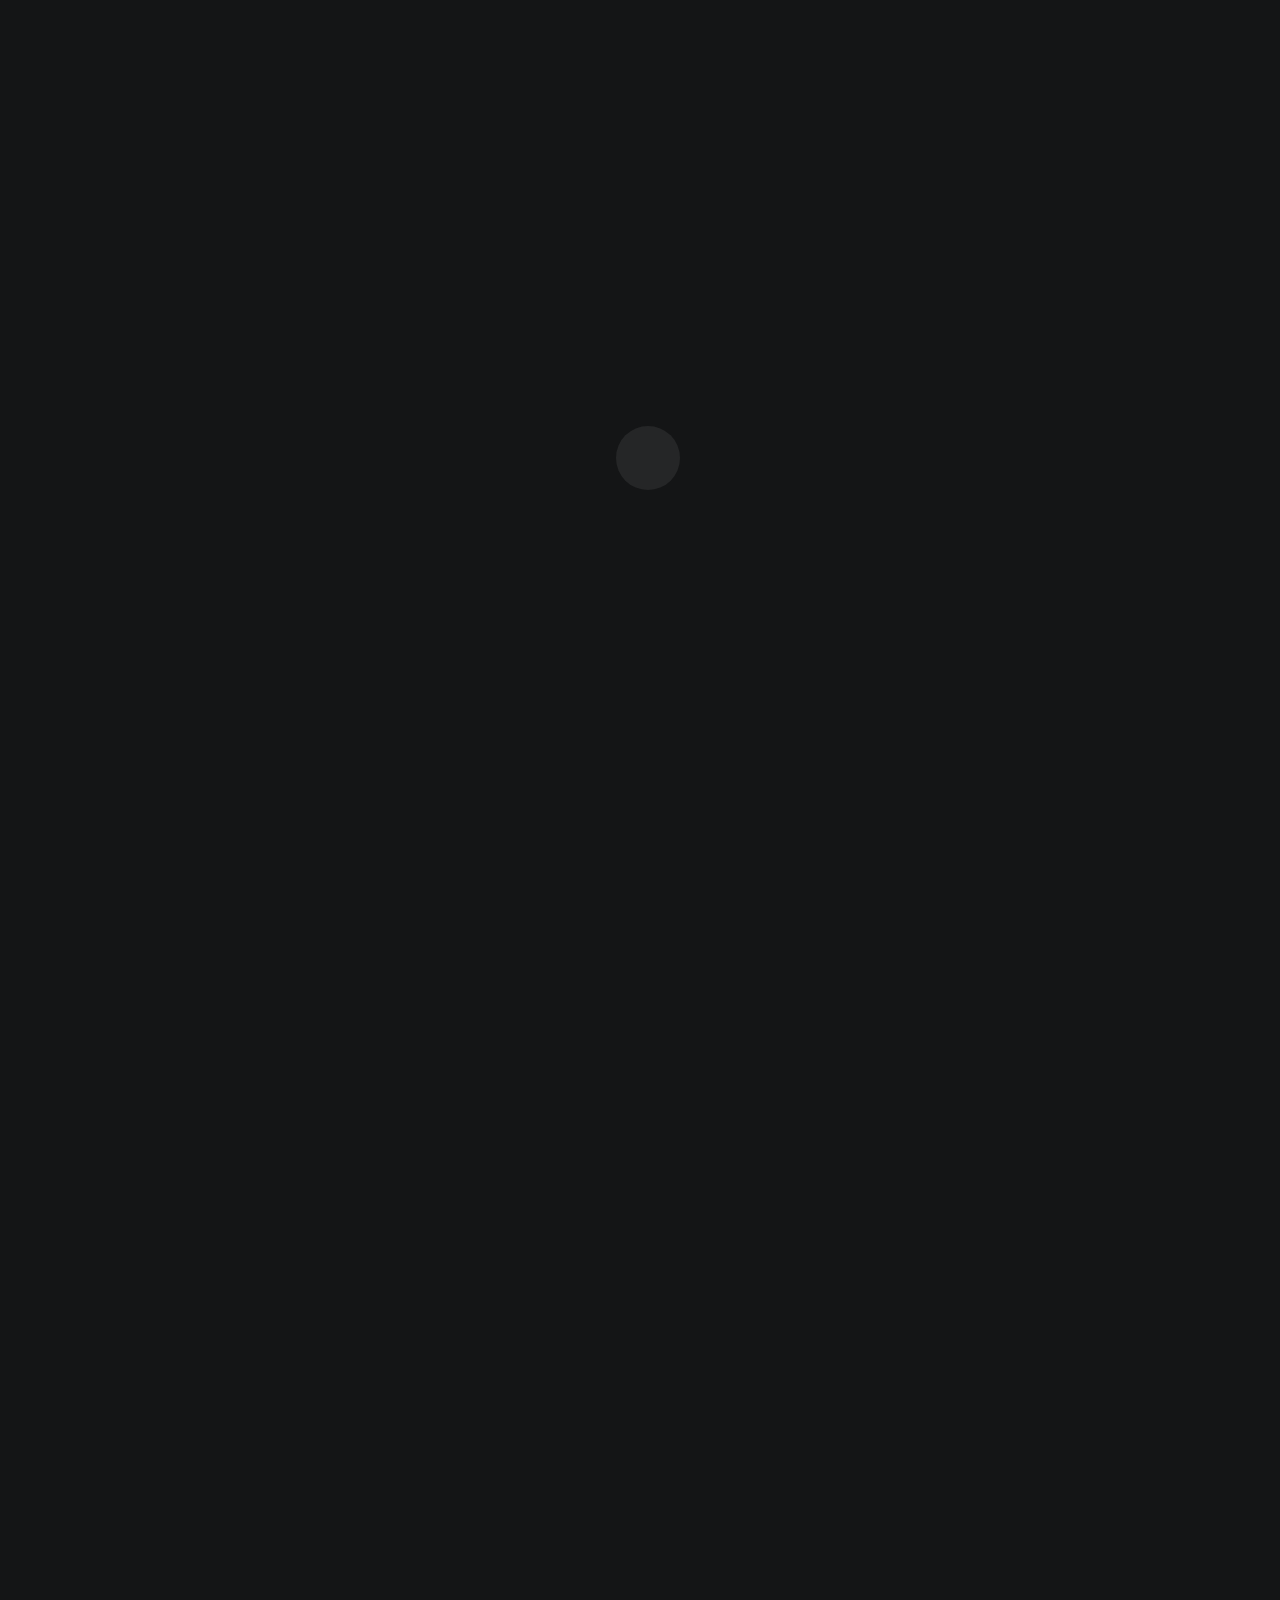
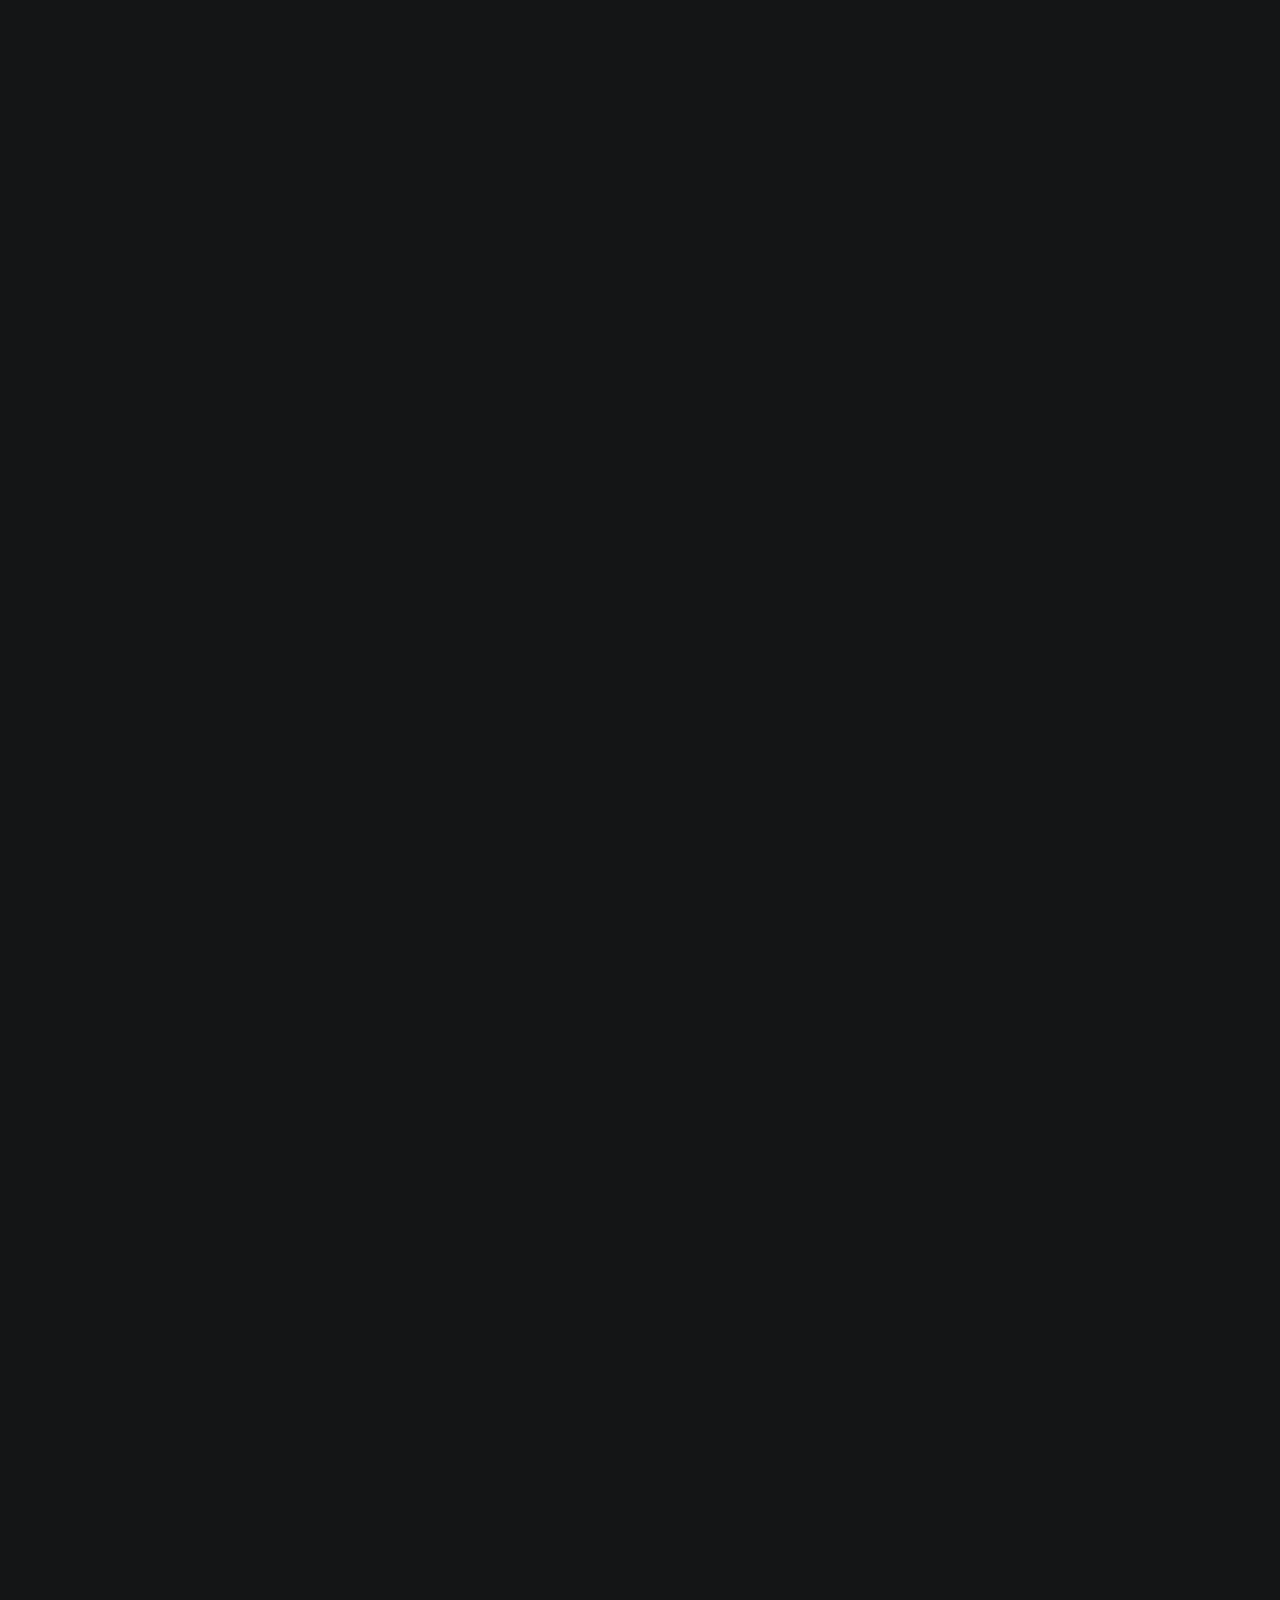
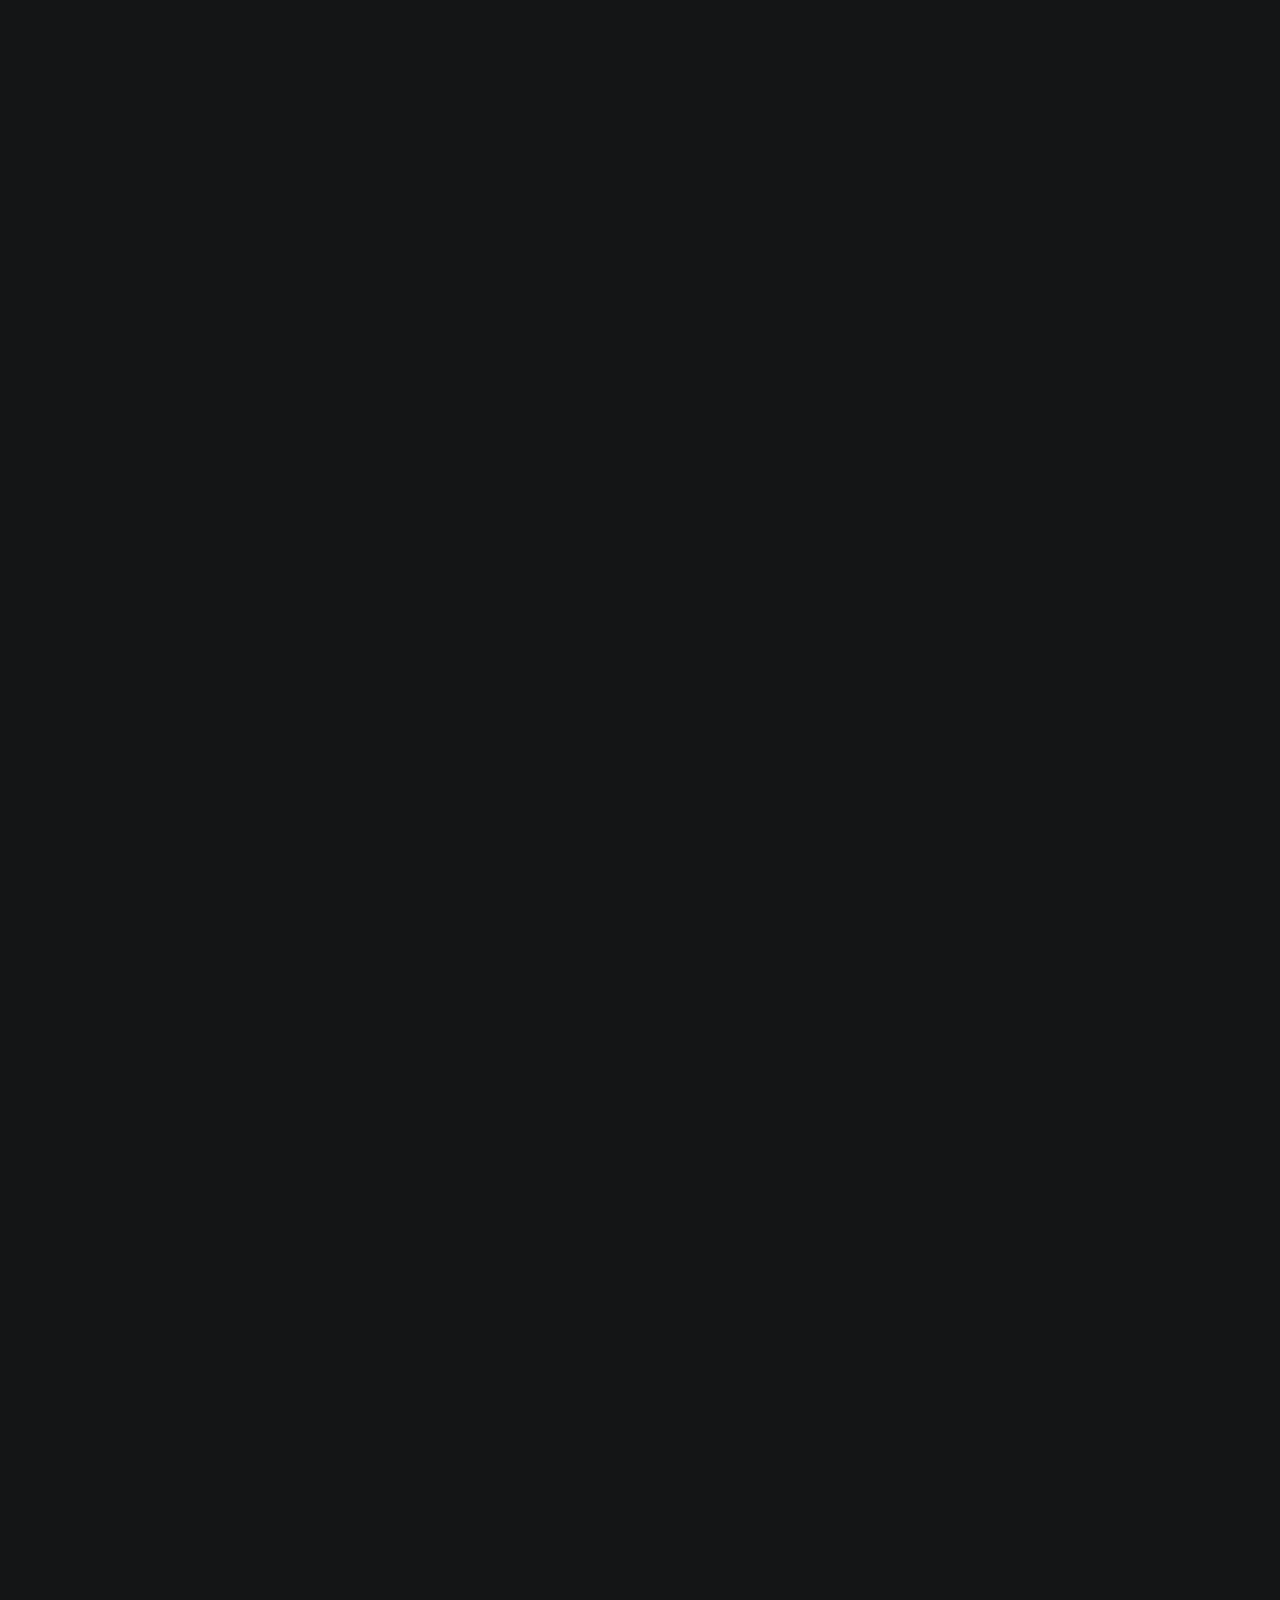
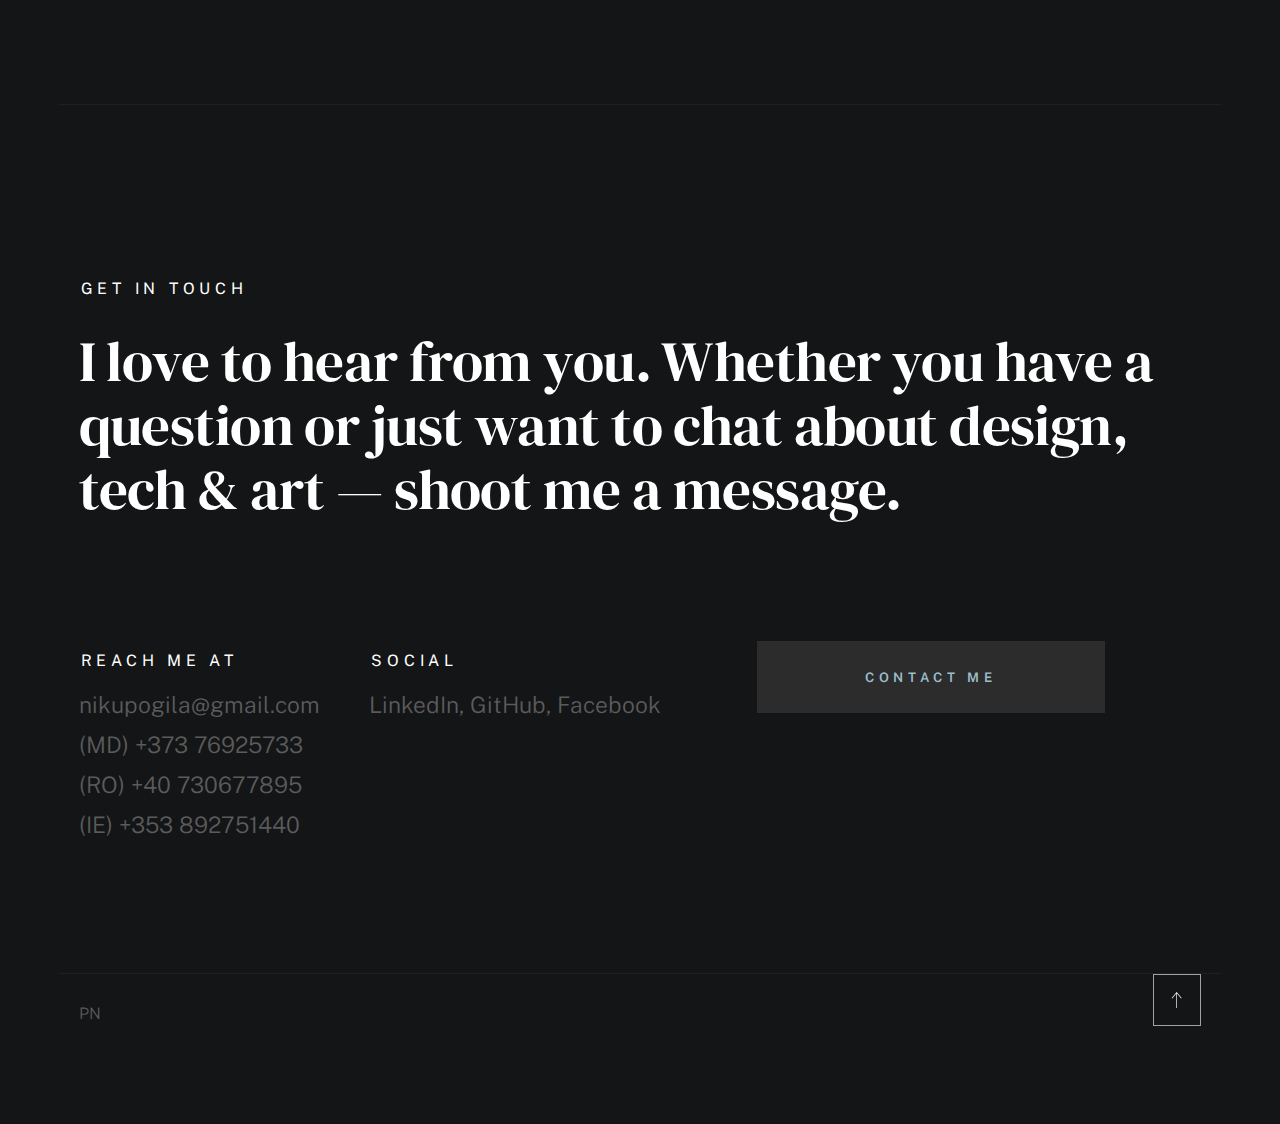
<file: index.html>
<!DOCTYPE html>
<html class="no-js ss-preload" lang="en">
<head>

    <!--- basic page needs
    ================================================== -->
    <meta charset="utf-8">
    <title>Web Portfolio</title>

    <!-- mobile specific metas
    ================================================== -->
    <meta name="viewport" content="width=device-width, initial-scale=1">

    <!-- CSS
    ================================================== -->
    <link rel="stylesheet" href="assets/css/styles.css">

    <link rel="stylesheet" href="assets/css/vendor.css">

    <!-- favicons
    ================================================== -->
    <link rel="apple-touch-icon" sizes="180x180" href="assets/images/icons/apple-touch-icon.png">
    <link rel="icon" type="image/png" sizes="32x32" href="assets/images/icons/favicon-32x32.png">
    <link rel="icon" type="image/png" sizes="16x16" href="assets/images/icons/favicon-16x16.png">
    <link rel="manifest" href="images/icons/site.webmanifest">

</head>

<body id="top">


    <!-- # preloader
    ================================================== -->
    <div id="preloader">
        <div id="loader">
        </div>
    </div>


    <!-- # page wrap
    ================================================== -->
    <div class="s-pagewrap">

        <div class="circles">
            <span></span>
            <span></span>
            <span></span>
            <span></span>
            <span></span>
        </div>


        <!-- ## site header 
        ================================================== -->
        <header class="s-header">

            <div class="header-mobile">
                <span class="mobile-home-link"><a href="index.html">Home</a></span>
                <a class="mobile-menu-toggle" href="#0"><span>Menu</span></a>
            </div>

            <div class="row wide main-nav-wrap">
                <nav class="column lg-12 main-nav">
                    <ul>
                        <li><a href="index.html" class="home-link">Home</a></li>
                        <li class="current"><a href="#intro" class="smoothscroll">Intro</a></li>
                        <li><a href="#about" class="smoothscroll">About</a></li>
                        <li><a href="#works" class="smoothscroll">Works</a></li>
                        <li><a href="#contact" class="smoothscroll">Contact</a></li>
                    </ul>
                    <i class='bx bx-moon change-theme' id="theme-toggle"></i>
                </nav>
            </div>

        </header> <!-- end s-header -->


        <!-- ## main content
        ==================================================- -->
        <main class="s-content">


            <!-- ### intro
            ================================================== -->
            <section id="intro" class="s-intro target-section">

                <div class="row intro-content wide">

                    <div class="column">
                        <div class="text-pretitle with-line">
                            Hello World
                        </div>

                        <h1 class="text-huge-title">
                            I am Nicolae Pogîla, <br>
                            a digital designer <br>
                            & frontend developer.
                        </h1>
                    </div>

                    <ul class="intro-social">
                        <li><a href="https://www.linkedin.com/in/nicolae-pog%C3%AEla-41b566293/">LinkedIn</a></li>
                        <li><a href="https://github.com/Nicolae-P">GitHub</a></li>
                        <li><a href="https://www.facebook.com/zxfbv">Facebook</a></li>
                    </ul>

                </div> <!-- end intro content -->

                <a href="#about" class="intro-scrolldown smoothscroll">
                    <svg width="24" height="24" viewBox="0 0 24 24" xmlns="http://www.w3.org/2000/svg" fill-rule="evenodd" clip-rule="evenodd"><path d="M11 21.883l-6.235-7.527-.765.644 7.521 9 7.479-9-.764-.645-6.236 7.529v-21.884h-1v21.883z"/></svg>
                </a>

            </section> <!-- end s-intro -->


            <!-- ### about
            ================================================== -->
            <section id="about" class="s-about target-section">


                <div class="row about-info wide" data-animate-block>

                    <div class="column lg-6 md-12 about-info__pic-block">
                        <img src="assets/images/about-photo.jpg" alt="" class="about-info__pic" data-animate-el>
                    </div>

                    <div class="column lg-6 md-12">
                        <div class="about-info__text" >

                            <h2 class="text-pretitle with-line" data-animate-el>
                                About
                            </h2>
                            <p class="attention-getter" data-animate-el>
                                I am a passionate and dedicated web developer with a strong foundation in fundamental web technologies. My expertise lies in creating engaging, functional web applications with a keen focus on user experience and performance. My diverse educational background has equipped me with strong analytical and problem-solving skills, which I effectively integrate into my web development projects. As a proactive learner and a detail-oriented developer, I am seeking a junior developer position where I can apply my skills and contribute to a team. I am enthusiastic about the opportunity to expand my expertise, embrace new challenges, and engage in collaborative projects in a dynamic environment. Beyond coding, my interests include exploring new software and technologies, photography, and exploring new places, all of which contribute to my creative and holistic approach to technology and innovation.</p>
                            <a href="assets/cv_pogila.pdf" class="btn btn--medium u-fullwidth" data-animate-el>Download CV</a>

                        </div>
                    </div>
                </div> <!-- about-info -->


                <div class="row about-timelines" data-animate-block>

                    <div class="column lg-6 tab-12">

                        <h2 class="text-pretitle" data-animate-el>
                            Experience
                        </h2>

                        <div class="timeline" data-animate-el>

                            <div class="timeline__block">
                                <div class="timeline__bullet"></div>
                                <div class="timeline__header">
                                    <h4 class="timeline__title">EUTECH ENGINEERS</h3>
                                    <h5 class="timeline__meta">Frontend developer intern</h5>
                                    <p class="timeline__timeframe">July 2023 - October 2023</p>
                                </div>
                                <div class="timeline__desc">
                                    <p>In my role as a Frontend Developer Intern, I played a crucial role in designing the structure and architecture of a web module, primarily utilizing JavaScript. My responsibilities included developing robust JavaScript code to bring the web module to life, ensuring that it met design specifications and functional requirements. I actively engaged in functionality testing, meticulously identifying and resolving any bugs to optimize the module's performance. A significant part of my internship involved collaborating closely with the team to seamlessly integrate the JavaScript module into the main application. This experience not only sharpened my technical skills in frontend development but also enhanced my abilities in teamwork and effective communication within a dynamic software development environment.</p>
                                </div>
                            </div>
    
                            <div class="timeline__block">
                                <div class="timeline__bullet"></div>
                                <div class="timeline__header">
                                    <h4 class="timeline__title">EUTECH ENGINEERS</h4>
                                    <h5 class="timeline__meta">Python software developer intern</h5>
                                    <p class="timeline__timeframe">February 20223- May 2023</p>
                                </div>
                                <div class="timeline__desc">
                                    <p>During my tenure as a Python Software Developer Intern, I was deeply involved in the design and development of Python-based software solutions. My primary focus was on establishing clean and efficient code architecture, which involved the implementation of complex algorithms and data structures to significantly enhance system performance. I took a proactive approach in conducting rigorous testing and debugging to ensure robust functionality and reliability of the software. A key aspect of my role was my ability to collaborate seamlessly with cross-functional teams, ensuring successful software integration and alignment with project goals. This experience honed my technical skills and underscored the importance of teamwork and clear communication in achieving successful outcomes in software development.</p>
                                </div>
                            </div>
    
                        </div> <!-- end timeline -->

                    </div> <!-- end column -->

                    <div class="column lg-6 tab-12">

                        <h2 class="text-pretitle" data-animate-el>
                            Education
                        </h2>

                        <div class="timeline" data-animate-el>

                            <div class="timeline__block">
                                <div class="timeline__bullet"></div>
                                <div class="timeline__header">
                                    <h4 class="timeline__title">University of Petroșani</h3>
                                    <h5 class="timeline__meta">Master in Applied Information Techniques and Technologies</h5>
                                    <p class="timeline__timeframe">October 2023 - Present</p>
                                </div>
                                <div class="timeline__desc">
                                    <h5 class="timeline__meta">Key Courses:</h5>
                                    <p>Advanced Data Analytics, Machine Learning, Cybersecurity, Cloud Computing, Big Data Management, User Experience Design, IoT Architectures.
                                    </p>
                                    <h5 class="timeline__meta">Skills Gained:</h5>
                                    <p>Proficiency in advanced data analysis and machine learning techniques, expertise in cloud computing and big data technologies, knowledge of cybersecurity best practices, experience in developing IoT solutions.
                                    </p>
                                </div>
                            </div>
    
                            <div class="timeline__block">
                                <div class="timeline__bullet"></div>
                                <div class="timeline__header">
                                    <h4 class="timeline__title">University of Petroșani</h4>
                                    <h5 class="timeline__meta">Bachelor Degree in Computer Science</h5>
                                    <p class="timeline__timeframe">September 2019 - June 2023</p>
                                </div>
                                <div class="timeline__desc">
                                    <h5 class="timeline__meta">Key Courses:</h5>
                                    <p>Data Structures and Algorithms, Software Engineering, Database Management, Web Development, Machine Learning, Computer Networks
                                    </p>
                                    <h5 class="timeline__meta">Skills Gained:</h5>
                                    <p>Proficiency in programming languages (Python, C++), strong understanding of software development lifecycle, experience in front-end and back-end web development, and adeptness in database management and network security principles.
                                    </p>
                                </div>
                            </div>
    
                        </div> <!-- end timeline -->
                        
                    </div> <!-- end column -->


                </div> <!-- end about-timelines -->

            </section> <!-- end s-about -->


            <!-- ### works
            ================================================== -->
            <section id="works" class="s-works target-section">


                <div class="row works-portfolio">

                    <div class="column lg-12" data-animate-block>

                        <h2 class="text-pretitle" data-animate-el>
                            Recent Works
                        </h2>
                        <p class="h1" data-animate-el>
                            Here are some of my projects I have done lately. Feel free to check them out.
                        </p>
    
                        <ul class="folio-list row block-lg-one-half block-stack-on-1000">

                            <li class="folio-list__item column" data-animate-el>
                                <a class="folio-list__item-link" href="#modal-01">
                                    <div class="folio-list__item-pic">
                                        <img src="assets/images/portfolio/maze.png">
                                    </div>
                                    
                                    <div class="folio-list__item-text">
                                        <div class="folio-list__item-cat">
                                            Game
                                        </div>
                                        <div class="folio-list__item-title">
                                            Maze.
                                        </div>
                                    </div>
                                </a>
                                <a class="folio-list__proj-link" href="Projects/Maze/index.html" title="project link">
                                    <svg width="15" height="15" viewBox="0 0 15 15" fill="none" xmlns="http://www.w3.org/2000/svg"><path d="M8.14645 3.14645C8.34171 2.95118 8.65829 2.95118 8.85355 3.14645L12.8536 7.14645C13.0488 7.34171 13.0488 7.65829 12.8536 7.85355L8.85355 11.8536C8.65829 12.0488 8.34171 12.0488 8.14645 11.8536C7.95118 11.6583 7.95118 11.3417 8.14645 11.1464L11.2929 8H2.5C2.22386 8 2 7.77614 2 7.5C2 7.22386 2.22386 7 2.5 7H11.2929L8.14645 3.85355C7.95118 3.65829 7.95118 3.34171 8.14645 3.14645Z" fill="currentColor" fill-rule="evenodd" clip-rule="evenodd"></path></svg>
                                </a>
                            </li> <!--end folio-list__item -->

                            <li class="folio-list__item column" data-animate-el>
                                <a class="folio-list__item-link" href="#modal-02">
                                    <div class="folio-list__item-pic">
                                        <img src="assets/images/portfolio/rps.png">
                                    </div>
                                    
                                    <div class="folio-list__item-text">
                                        <div class="folio-list__item-cat">
                                            Game
                                        </div>
                                        <div class="folio-list__item-title">
                                            Rock Paper Scisors.
                                        </div>
                                    </div>
                                </a>
                                <a class="folio-list__proj-link" href="Projects/RPS/index.html" title="project link">
                                    <svg width="15" height="15" viewBox="0 0 15 15" fill="none" xmlns="http://www.w3.org/2000/svg"><path d="M8.14645 3.14645C8.34171 2.95118 8.65829 2.95118 8.85355 3.14645L12.8536 7.14645C13.0488 7.34171 13.0488 7.65829 12.8536 7.85355L8.85355 11.8536C8.65829 12.0488 8.34171 12.0488 8.14645 11.8536C7.95118 11.6583 7.95118 11.3417 8.14645 11.1464L11.2929 8H2.5C2.22386 8 2 7.77614 2 7.5C2 7.22386 2.22386 7 2.5 7H11.2929L8.14645 3.85355C7.95118 3.65829 7.95118 3.34171 8.14645 3.14645Z" fill="currentColor" fill-rule="evenodd" clip-rule="evenodd"></path></svg>
                                </a>
                            </li> <!--end folio-list__item -->

                            <li class="folio-list__item column" data-animate-el>
                                <a class="folio-list__item-link" href="#modal-03">
                                    <div class="folio-list__item-pic">
                                        <img src="assets/images/portfolio/re.png">
                                    </div>
                                    
                                    <div class="folio-list__item-text">
                                        <div class="folio-list__item-cat">
                                            Website
                                        </div>
                                        <div class="folio-list__item-title">
                                            Real Estate Landing Page.
                                        </div>
                                    </div>
                                </a>
                                <a class="folio-list__proj-link" href="Projects/RE/index.html" title="project link">
                                    <svg width="15" height="15" viewBox="0 0 15 15" fill="none" xmlns="http://www.w3.org/2000/svg"><path d="M8.14645 3.14645C8.34171 2.95118 8.65829 2.95118 8.85355 3.14645L12.8536 7.14645C13.0488 7.34171 13.0488 7.65829 12.8536 7.85355L8.85355 11.8536C8.65829 12.0488 8.34171 12.0488 8.14645 11.8536C7.95118 11.6583 7.95118 11.3417 8.14645 11.1464L11.2929 8H2.5C2.22386 8 2 7.77614 2 7.5C2 7.22386 2.22386 7 2.5 7H11.2929L8.14645 3.85355C7.95118 3.65829 7.95118 3.34171 8.14645 3.14645Z" fill="currentColor" fill-rule="evenodd" clip-rule="evenodd"></path></svg>
                                </a>
                            </li> <!--end folio-list__item -->

                            <li class="folio-list__item column" data-animate-el>
                                <a class="folio-list__item-link" href="#modal-04">
                                    <div class="folio-list__item-pic">
                                        <img src="assets/images/portfolio/mazeii.png">
                                    </div>
                                    
                                    <div class="folio-list__item-text">
                                        <div class="folio-list__item-cat">
                                            Game
                                        </div>
                                        <div class="folio-list__item-title">
                                            Maze II.
                                        </div>
                                    </div>
                                </a>
                                <a class="folio-list__proj-link" href="Projects/Maze 2/index.html" title="project link">
                                    <svg width="15" height="15" viewBox="0 0 15 15" fill="none" xmlns="http://www.w3.org/2000/svg"><path d="M8.14645 3.14645C8.34171 2.95118 8.65829 2.95118 8.85355 3.14645L12.8536 7.14645C13.0488 7.34171 13.0488 7.65829 12.8536 7.85355L8.85355 11.8536C8.65829 12.0488 8.34171 12.0488 8.14645 11.8536C7.95118 11.6583 7.95118 11.3417 8.14645 11.1464L11.2929 8H2.5C2.22386 8 2 7.77614 2 7.5C2 7.22386 2.22386 7 2.5 7H11.2929L8.14645 3.85355C7.95118 3.65829 7.95118 3.34171 8.14645 3.14645Z" fill="currentColor" fill-rule="evenodd" clip-rule="evenodd"></path></svg>
                                </a>
                            </li> <!--end folio-list__item -->



                            <li class="folio-list__item column" data-animate-el>
                                <a class="folio-list__item-link" href="#modal-05">
                                    <div class="folio-list__item-pic">
                                        <img src="assets/images/portfolio/ttt.png">
                                    </div>
                                    
                                    <div class="folio-list__item-text">
                                        <div class="folio-list__item-cat">
                                            Game
                                        </div>
                                        <div class="folio-list__item-title">
                                            Tic Tac Toe.
                                        </div>
                                    </div>
                                </a>
                                <a class="folio-list__proj-link" href="Projects/Tic Tac Toe/index.html" title="project link">
                                    <svg width="15" height="15" viewBox="0 0 15 15" fill="none" xmlns="http://www.w3.org/2000/svg"><path d="M8.14645 3.14645C8.34171 2.95118 8.65829 2.95118 8.85355 3.14645L12.8536 7.14645C13.0488 7.34171 13.0488 7.65829 12.8536 7.85355L8.85355 11.8536C8.65829 12.0488 8.34171 12.0488 8.14645 11.8536C7.95118 11.6583 7.95118 11.3417 8.14645 11.1464L11.2929 8H2.5C2.22386 8 2 7.77614 2 7.5C2 7.22386 2.22386 7 2.5 7H11.2929L8.14645 3.85355C7.95118 3.65829 7.95118 3.34171 8.14645 3.14645Z" fill="currentColor" fill-rule="evenodd" clip-rule="evenodd"></path></svg>
                                </a>
                            </li> <!--end folio-list__item -->

                            <li class="folio-list__item column" data-animate-el>
                                <a class="folio-list__item-link" href="#modal-06">
                                    <div class="folio-list__item-pic">
                                        <img src="assets/images/portfolio/sushi.png">
                                    </div>
                                    
                                    <div class="folio-list__item-text">
                                        <div class="folio-list__item-cat">
                                            Website
                                        </div>
                                        <div class="folio-list__item-title">
                                            Sushi Store Landing Page.
                                        </div>
                                    </div>
                                </a>
                                <a class="folio-list__proj-link" href="Projects/Sushi/index.html" title="project link">
                                    <svg width="15" height="15" viewBox="0 0 15 15" fill="none" xmlns="http://www.w3.org/2000/svg"><path d="M8.14645 3.14645C8.34171 2.95118 8.65829 2.95118 8.85355 3.14645L12.8536 7.14645C13.0488 7.34171 13.0488 7.65829 12.8536 7.85355L8.85355 11.8536C8.65829 12.0488 8.34171 12.0488 8.14645 11.8536C7.95118 11.6583 7.95118 11.3417 8.14645 11.1464L11.2929 8H2.5C2.22386 8 2 7.77614 2 7.5C2 7.22386 2.22386 7 2.5 7H11.2929L8.14645 3.85355C7.95118 3.65829 7.95118 3.34171 8.14645 3.14645Z" fill="currentColor" fill-rule="evenodd" clip-rule="evenodd"></path></svg>
                                </a>
                            </li> <!--end folio-list__item -->

                        </ul> <!-- end folio-list -->

                    </div> <!-- end column -->


                    <!-- Modal Templates Popup
                    -------------------------------------------- -->
                    <div id="modal-01" hidden>
                        <div class="modal-popup">
                            <img src="assets/images/portfolio/gallery/g-maze.png" alt="">
                
                            <div class="modal-popup__desc">
                                <h5>Maze</h5>
                                <p>A minimalist maze game developed using HTML, CSS, and JavaScript. It features keyboard and touch controls, collision detection, and a timer to track and display the best and current times. The game uses local storage to save the best time, adding a competitive aspect.</p>
                                <ul class="modal-popup__cat">
                                    <li>HTML</li>
                                    <li>CSS</li>
                                    <li>JavaScript</li>
                                </ul>
                            </div>
                
                            <a href="Projects/Maze/index.html" class="modal-popup__details">Project link</a>
                        </div>
                    </div> <!-- end modal -->

                    <div id="modal-02" hidden>
                        <div class="modal-popup">

                            <img src="assets/images/portfolio/gallery/g-rps.png">
                
                            <div class="modal-popup__desc">
                                <h5>Rock Paper Scisors</h5>
                                <p>This simple Rock Paper Scissors game, played against the computer, is a web-based interactive experience.  Featuring a simple and intuitive design, players make their choice by clicking one of the iconic rock, paper, or scissors images. Results are displayed with animations, and a scoreboard tracks the ongoing scores. The game features a user-friendly interface with clear visuals and responsive design, suitable for various screen sizes.</p>
                                <ul class="modal-popup__cat">
                                    <li>HTML</li>
                                    <li>CSS</li>
                                    <li>JavaScript</li>
                                </ul>
                            </div>
                
                            <a href="Projects/RPS/index.html" class="modal-popup__details">Project link</a>
                        </div>
                    </div> <!-- end modal -->

                    <div id="modal-03" hidden>
                        <div class="modal-popup">
                            <img src="assets/images/portfolio/gallery/g-re.png">
                
                            <div class="modal-popup__desc">
                                <h5>Real Estate Landing Page</h5>
                                <p>"Property Pulse" is a user-centric real estate website featuring a mobile-first, responsive design ensuring seamless navigation on various devices. Its user-friendly interface is accentuated with intuitive navigation through sections.</p>
                                <ul class="modal-popup__cat">
                                    <li>HTML</li>
                                    <li>CSS</li>
                                    <li>JavaScript</li>
                                </ul>
                            </div>
                
                            <a href="Projects/RE/index.html" class="modal-popup__details">Project link</a>
                        </div>
                    </div> <!-- end modal -->
                    
                    <div id="modal-04" hidden>
                        <div class="modal-popup">
                            <img src="assets/images/portfolio/gallery/g-mazeii.png" alt="">
                
                            <div class="modal-popup__desc">
                                <h5>Maze II</h5>
                                <p>This Maze game, developed using HTML, CSS, and JavaScript, incorporates a maze generation algorithm to create unique and complex layouts for each level. The algorithm employs a recursive backtracking technique to ensure that each maze is solvable and different from the last. Along with its responsive design, the game is optimized for both desktop and mobile devices, ensuring a seamless experience across various screens. Touchscreen support is a standout feature, enabling intuitive navigation through touch gestures. The game's multiple levels progressively increase in difficulty, offering players a variety of challenging mazes to navigate.</p>
                                <ul class="modal-popup__cat">
                                    <li>HTML</li>
                                    <li>CSS</li>
                                    <li>JavaScript</li>
                                </ul>
                            </div>
                
                            <a href="Projects/Maze 2/index.html" class="modal-popup__details">Project link</a>
                        </div>
                    </div> <!-- end modal -->

                    <div id="modal-05" hidden>
                        <div class="modal-popup">
                            <img src="assets/images/portfolio/gallery/g-ttt.png">
                
                            <div class="modal-popup__desc">
                                <h5>Tic Tac Toe</h5>
                                <p>This interactive web-based Tic Tac Toe game created using HTML, CSS and JavaScript, features a sleek, modern design with a unique theme toggle option, allowing players to switch between light and dark modes for visual comfort. The interface is user-friendly, enhancing the gaming experience with intuitive controls and a clean layout.</p>
                                <ul class="modal-popup__cat">
                                    <li>HTML</li>
                                    <li>CSS</li>
                                    <li>JavaScript</li>
                                </ul>
                            </div>
                
                            <a href="Projects/Tic Tac Toe/index.html" class="modal-popup__details">Project link</a>
                        </div>
                    </div> <!-- end modal -->

                    <div id="modal-06" hidden>
                        <div class="modal-popup">
                            <img src="assets/images/portfolio/gallery/g-sushi.png" alt="">
                
                            <div class="modal-popup__desc">
                                <h5>Sushi Store Landing Page</h5>
                                <p>The "Sushi" website showcases a mobile-first, responsive design, ensuring optimal viewing on various devices. It features a user-friendly interface with a vibrant, clean theme. The site includes a theme-switching option, catering to user preferences for light or dark modes.</p>
                                <ul class="modal-popup__cat">
                                    <li>HTML</li>
                                    <li>CSS</li>
                                    <li>JavaScript</li>
                                </ul>
                            </div>
                
                            <a href="Projects/Sushi/index.html" class="modal-popup__details">Project link</a>
                        </div>
                    </div> <!-- end modal -->

                </div> <!-- end works-portfolio -->


                
        
                    </div> <!-- end column -->
                </div> <!-- end row testimonials -->

            </section> <!-- end s-works -->


            <!-- ### contact
            ================================================== -->
            <section id="contact" class="s-contact target-section">

                <div class="row contact-top">
                    <div class="column lg-12">
                        <h2 class="text-pretitle">
                            Get In Touch
                        </h2>

                        <p class="h1">
                            I love to hear from you.
                            Whether you have a question or just 
                            want to chat about design, tech & art — shoot me a message.
                        </p>
                    </div>
                </div> <!-- end contact-top -->

                <div class="row contact-bottom">
                    <div class="column lg-3 md-5 tab-6 stack-on-550 contact-block">
                        <h3 class="text-pretitle">Reach me at</h3>
                        <p class="contact-links">
                            <a href="mailto:nikupogila@gmail.com" class="mailtoui">nikupogila@gmail.com</a> <br>
                            <a href="tel:+37376925733">(MD) +373 76925733</a> <br>
                            <a href="tel:+40730677895">(RO) +40 730677895</a><br>
                            <a href="tel:+353892751440">(IE) +353 892751440</a>
                        </p>
                    </div>
                    <div class="column lg-4 md-5 tab-6 stack-on-550 contact-block">
                        <h3 class="text-pretitle">Social</h3>
                        <ul class="contact-social">
                            <li><a href="https://www.linkedin.com/in/nicolae-pog%C3%AEla-41b566293/">LinkedIn</a></li>
                            <li><a href="https://github.com/Nicolae-P">GitHub</a></li>
                            <li><a href="https://www.facebook.com/zxfbv">Facebook</a></li>
                        </ul>
                    </div>
                    <div class="column lg-4 md-12 contact-block">
                        <a href="mailto:nikupogila@gmail.com" class="mailtoui btn btn--medium u-fullwidth contact-btn">Contact me</a>
                    </div>
                </div> <!-- end contact-bottom -->

            </section> <!-- end contact -->

        </main> <!-- end s-content -->


        <!-- ## footer
        ================================================== -->
        <footer class="s-footer">

            <div class="row">
                <div class="column ss-copyright">
                    <span>PN</span> 
                </div>

                <div class="ss-go-top">
                    <a class="smoothscroll" title="Back to Top" href="#top">
                        <svg xmlns="http://www.w3.org/2000/svg" viewBox="0 0 24 24" fill-rule="evenodd" clip-rule="evenodd"><path d="M11 2.206l-6.235 7.528-.765-.645 7.521-9 7.479 9-.764.646-6.236-7.53v21.884h-1v-21.883z"/></svg>
                    </a>
                </div>
            </div>

        </footer> <!-- end s-footer -->

    </div> <!-- end -s-pagewrap -->


    <!-- Java Script
    ================================================== -->
    <script src="assets/js/plugins.js"></script>
    <script src="assets/js/main.js"></script>

</body>
</html>
</file>
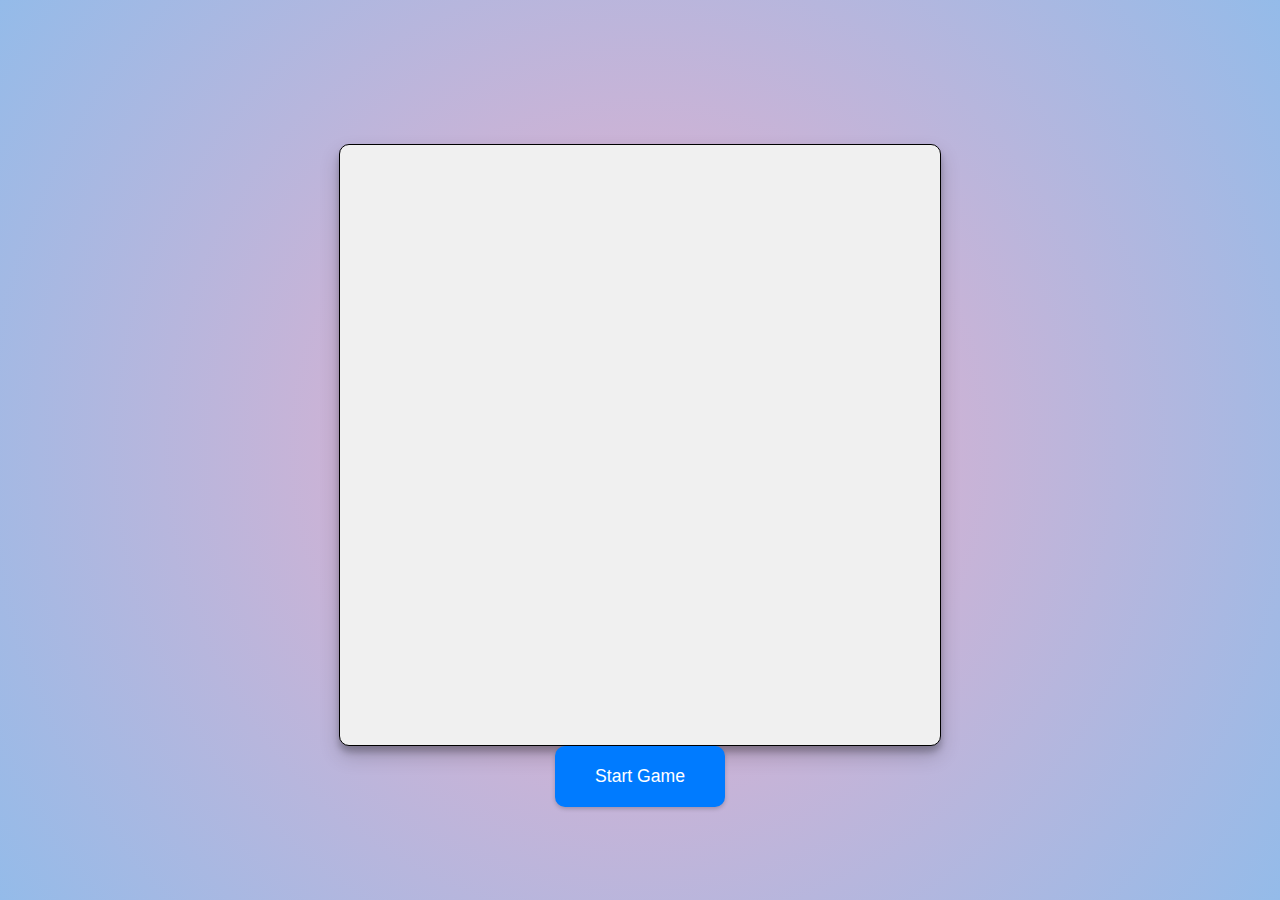
<file: Projects/Maze 2/Index.html>
<!DOCTYPE html>
<html>
<head>
	<link rel="shortcut icon" href="favicon.png" type="image/x-icon">
	<meta name="viewport" content="width=device-width, initial-scale=1">
    <title>Maze II</title>
    <link rel="stylesheet" type="text/css" href="style.css">
</head>
<body>
    <div class="game-container">
        <canvas id="mazeCanvas" width="600" height="600"></canvas>
        <button id="startButton">Start Game</button>
    </div>
    <script src="maze.js"></script>
</body>
</html>
</file>
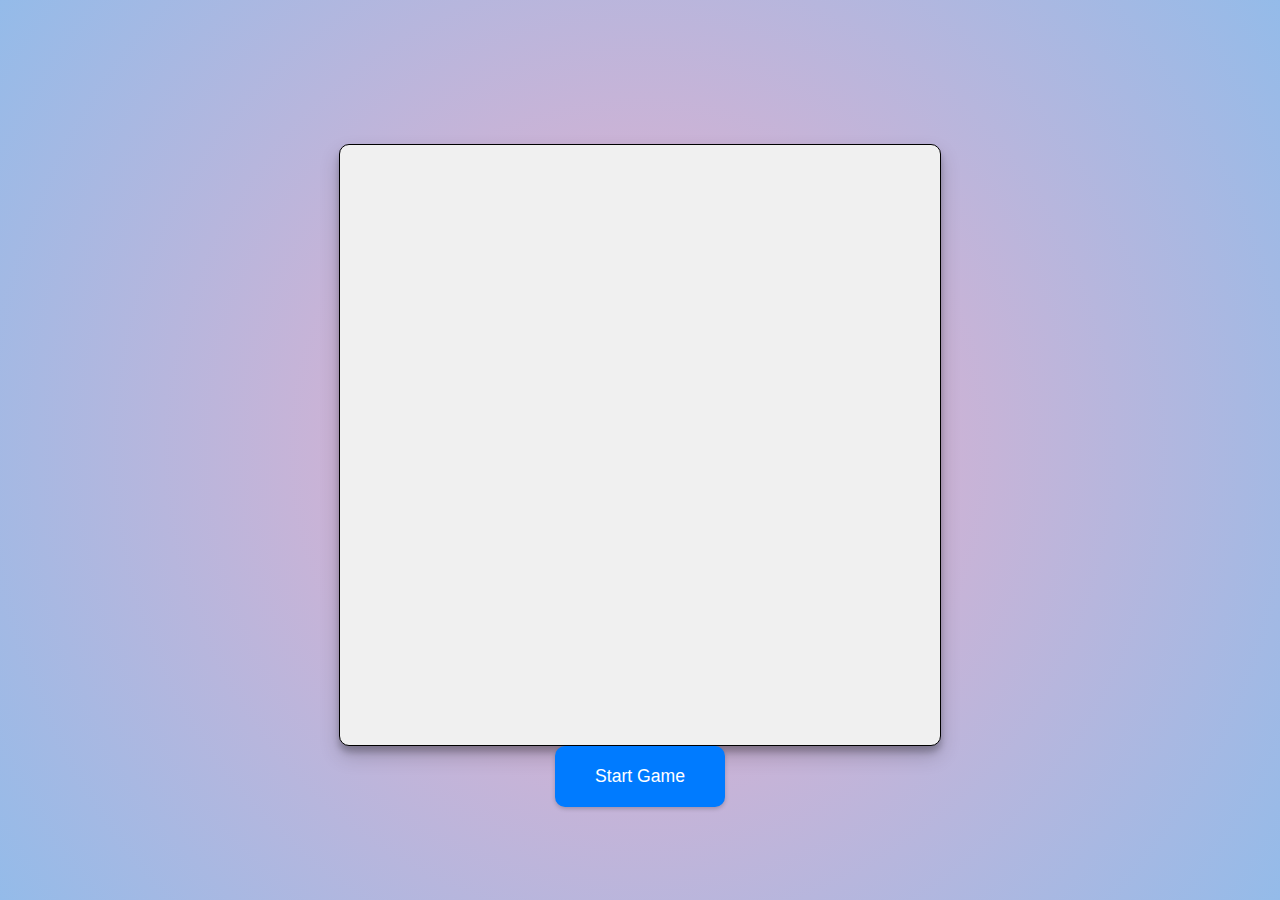
<file: Projects/Maze 2/index.html>
<!DOCTYPE html>
<html>
<head>
	<link rel="shortcut icon" href="favicon.png" type="image/x-icon">
	<meta name="viewport" content="width=device-width, initial-scale=1">
    <title>Maze II</title>
    <link rel="stylesheet" type="text/css" href="style.css">
</head>
<body>
    <div class="game-container">
        <canvas id="mazeCanvas" width="600" height="600"></canvas>
        <button id="startButton">Start Game</button>
    </div>
    <script src="maze.js"></script>
</body>
</html>
</file>
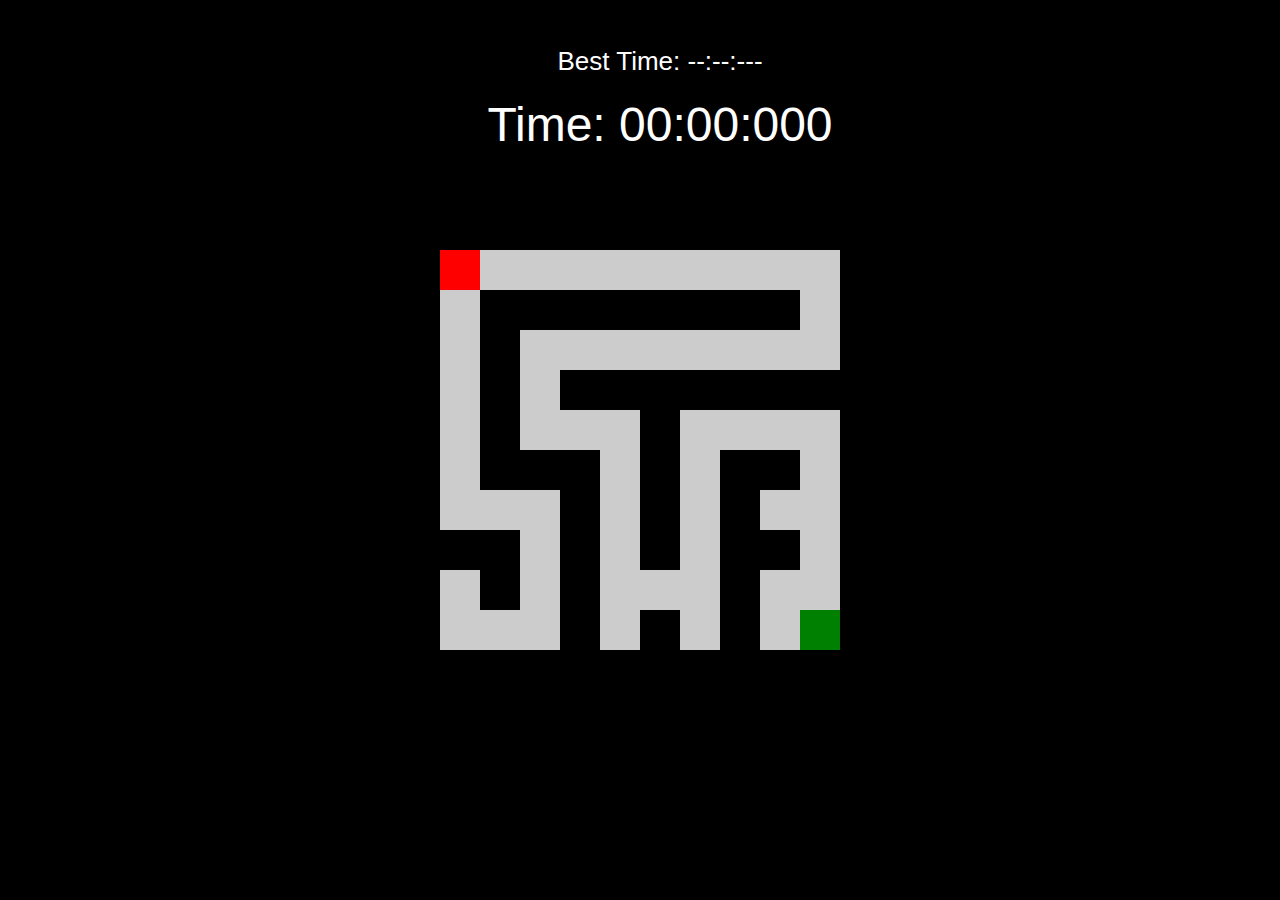
<file: Projects/Maze/Index.html>
<!DOCTYPE html>
<html>

    <link rel="shortcut icon" href="favicon.png" type="image/x-icon">

    <meta name="viewport" content="width=device-width, initial-scale=1.0">

<head>
    <title>Simple Maze Game</title>
    <link rel="stylesheet" type="text/css" href="style.css">
</head>

<body>
    <div id="game-container">
        <div id="time-container">
            <ul id="time-list">
                <li id="best-time">Best Time: --:--:---</li>
                <li id="timer">Time: 00:00:000</li>
            </ul>
        </div>
    </div>
    <div id="maze-container">
    	<div id="maze"></div>
    	<div id="winning-point"></div>
	</div>
    <script src="script.js"></script>
</body>

</html>
</file>
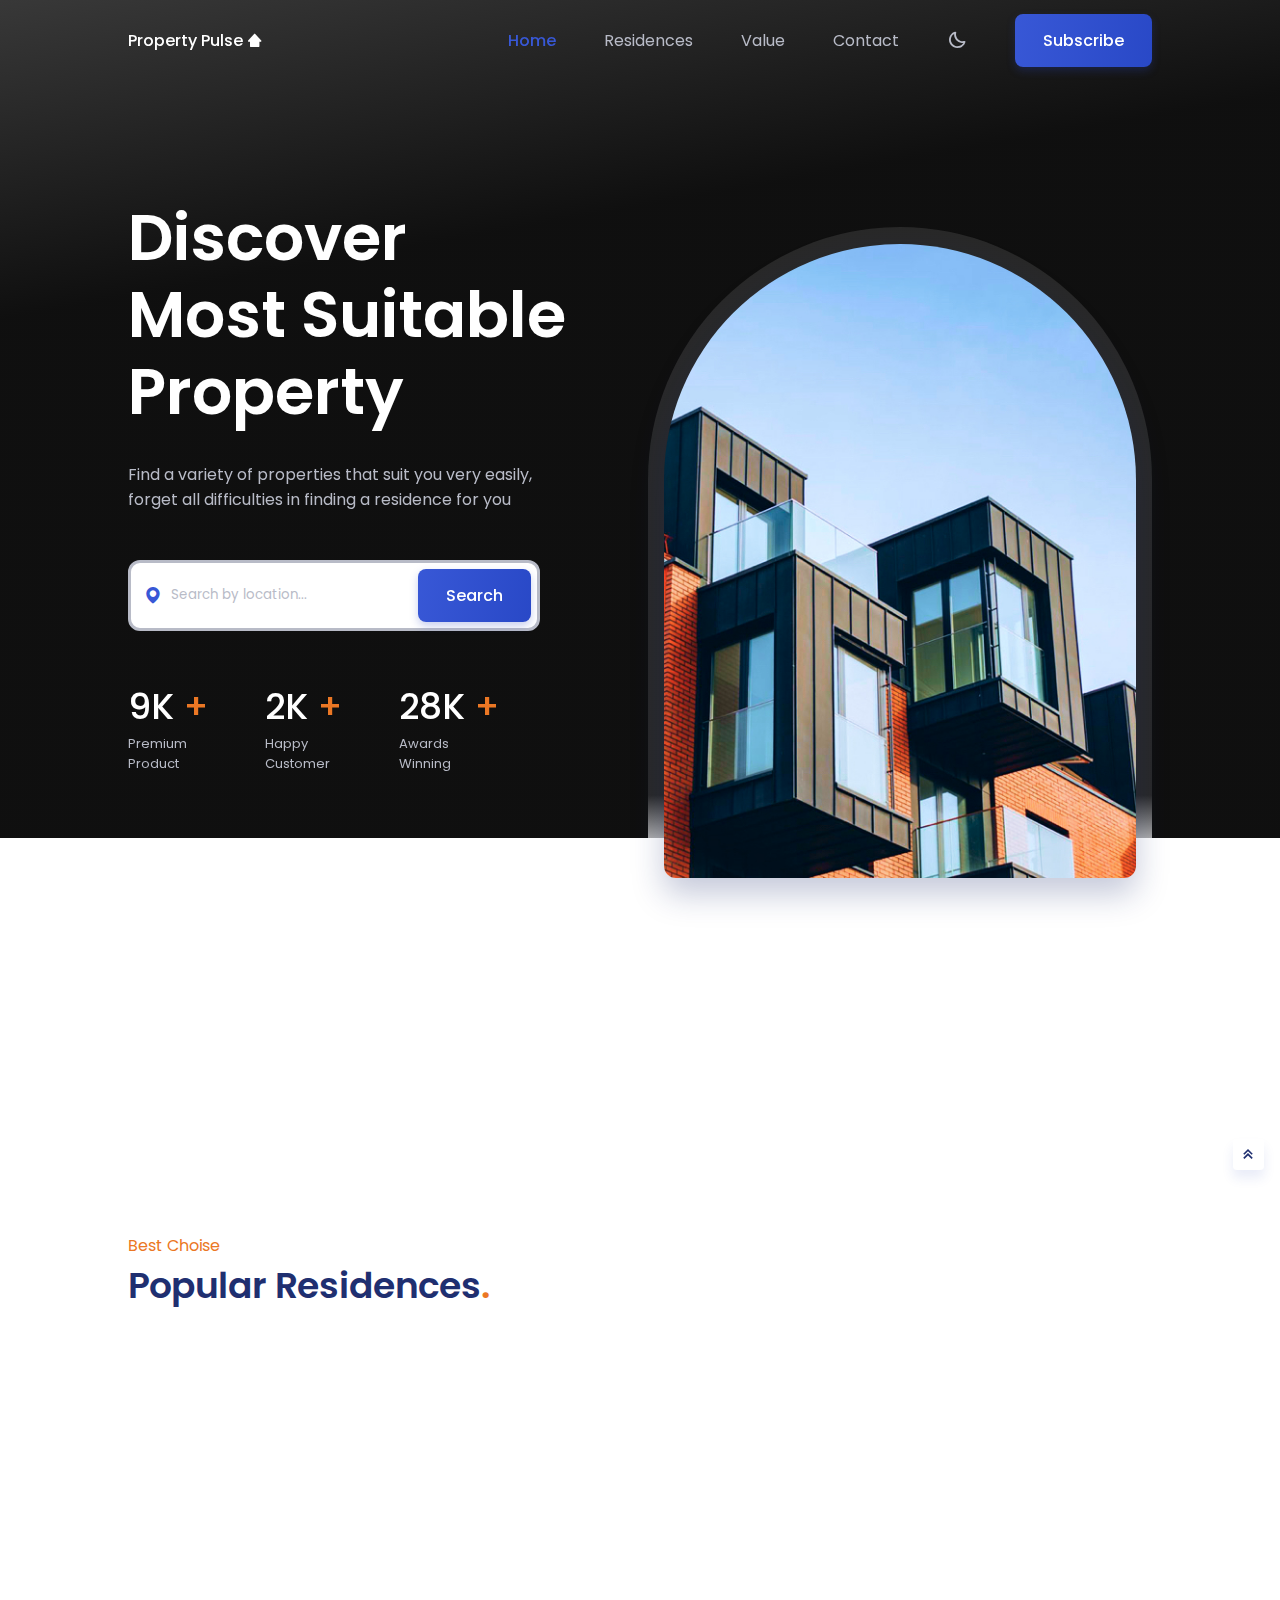
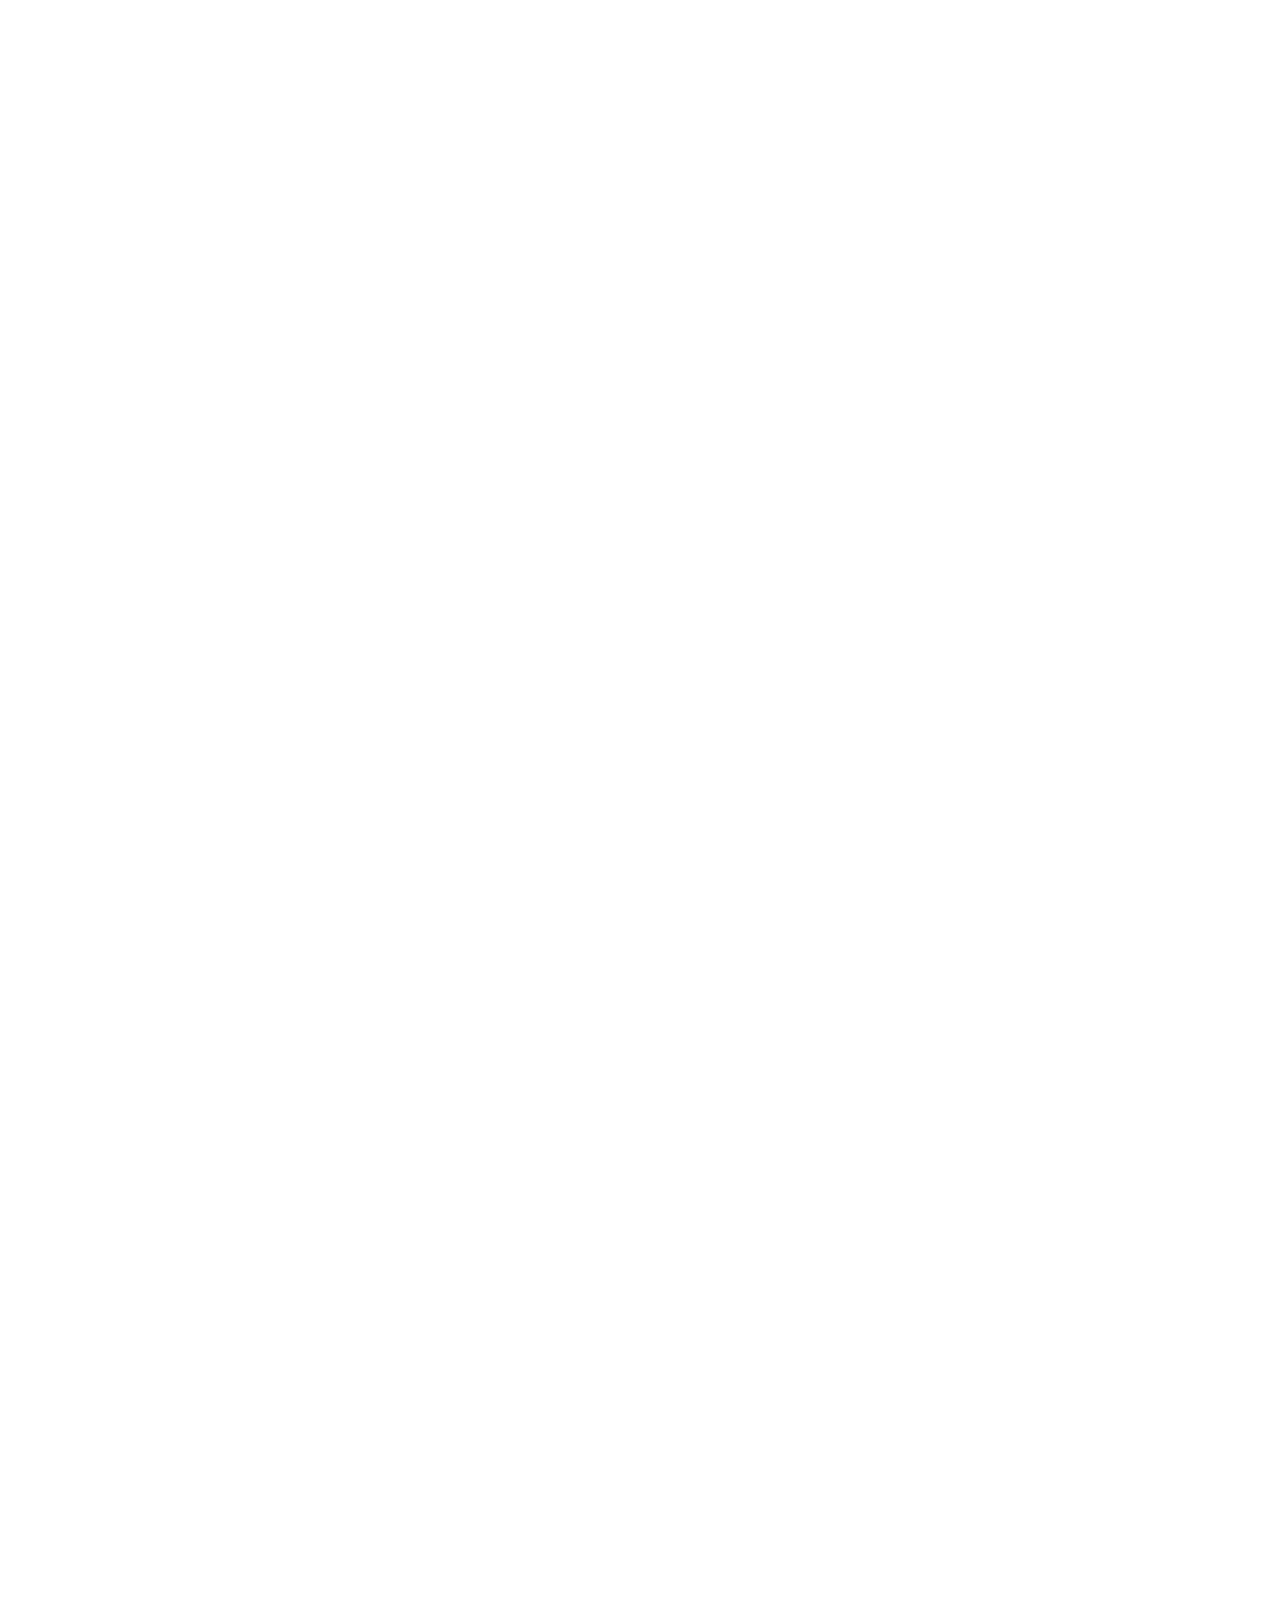
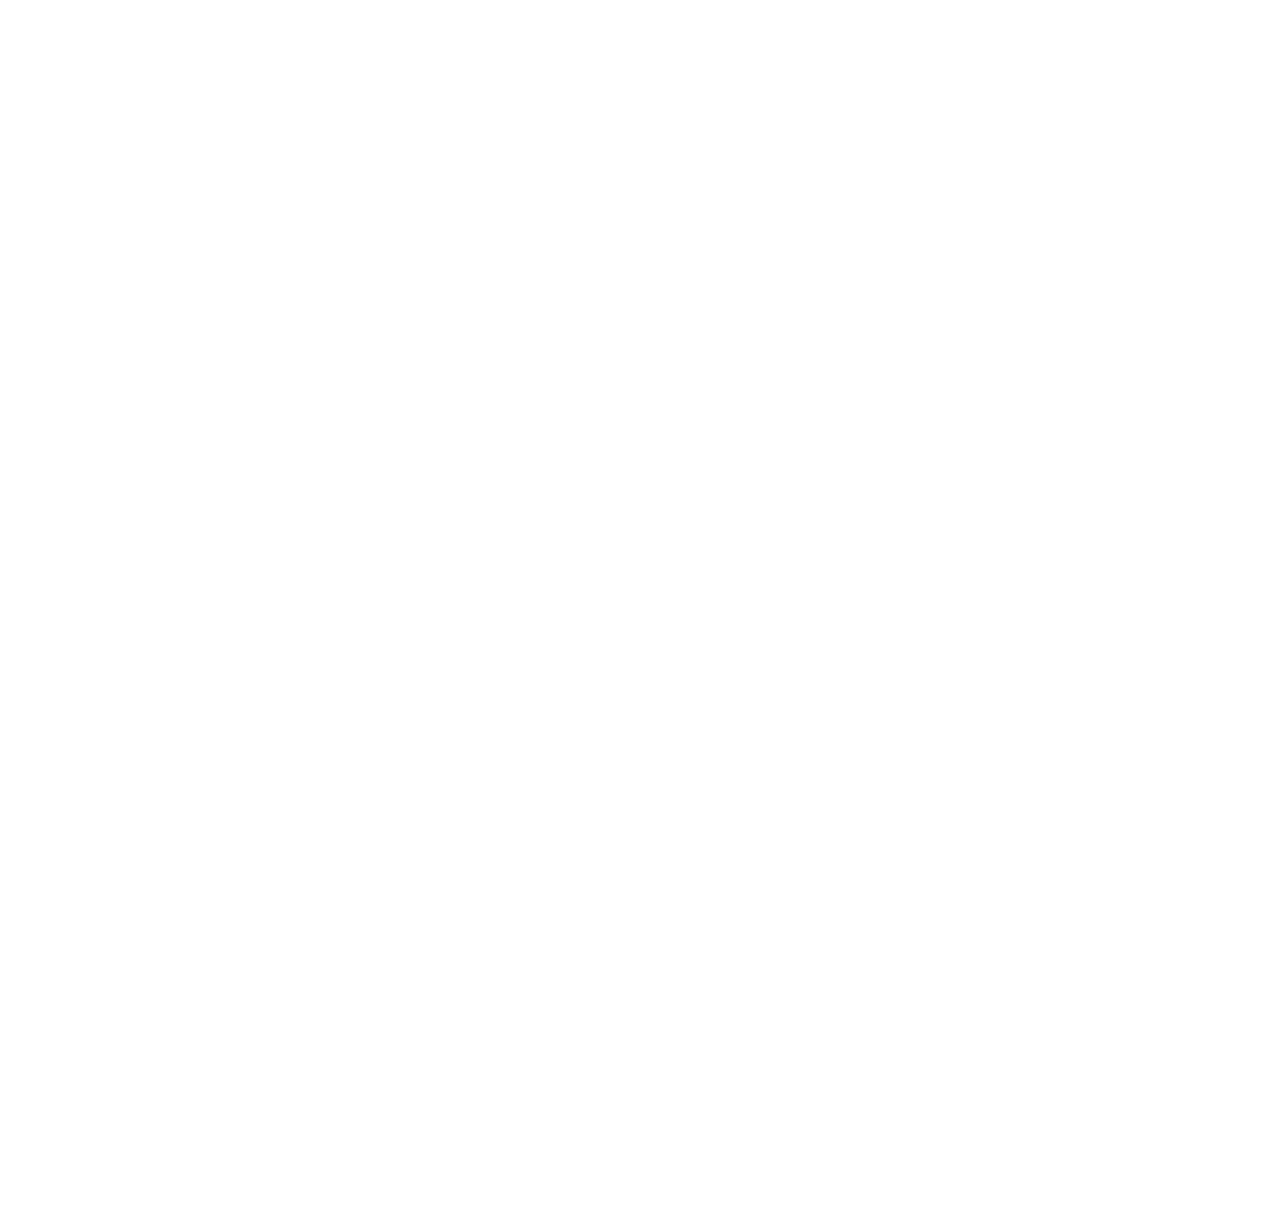
<file: Projects/RE/index.html>
<!DOCTYPE html>
    <html lang="en">
    <head>
        <meta charset="UTF-8">
        <meta name="viewport" content="width=device-width, initial-scale=1.0">

        <!--=============== FAVICON ===============-->
        <link rel="shortcut icon" href="assets/img/favicon.png" type="image/x-icon">

        <!--=============== BOXICONS ===============-->
        <link href='https://unpkg.com/boxicons@2.1.2/css/boxicons.min.css' rel='stylesheet'>
        
        <!--=============== SWIPER CSS ===============-->
        <link rel="stylesheet" href="assets/css/swiper-bundle.min.css">

        <!--=============== CSS ===============-->
        <link rel="stylesheet" href="assets/css/styles.css">

        <title>Property Pulse</title>
    </head>
    <body>
        <!--==================== HEADER ====================-->
        <header class="header" id="header">
            <nav class="nav container">
                <a href="#" class="nav__logo">
                    Property Pulse <i class='bx bxs-home-alt-2'></i>
                </a>

                <div class="nav__menu">
                    <ul class="nav__list">
                        <li class="nav__item">
                            <a href="#home" class="nav__link active-link">
                                <i class='bx bx-home-alt-2' ></i>
                                <span>Home</span>
                            </a>
                        </li>
                        <li class="nav__item">
                            <a href="#popular" class="nav__link">
                                <i class='bx bx-building-house' ></i>
                                <span>Residences</span>
                            </a>
                        </li>
                        <li class="nav__item">
                            <a href="#value" class="nav__link">
                                <i class='bx bx-award' ></i>
                                <span>Value</span>
                            </a>
                        </li>
                        <li class="nav__item">
                            <a href="#contact" class="nav__link">
                                <span>Contact</span>
                                <i class='bx bx-phone' ></i>
                            </a>
                        </li>
                    </ul>
                </div>

                <!-- Theme change button -->
                <i class='bx bx-moon change-theme' id="theme-button"></i>

                <a href="#" class="nav__button button">Subscribe</a>
            </nav>
        </header>

        <!--==================== MAIN ====================-->
        <main class="main">
            <!--==================== HOME ====================-->
            <section class="home section" id="home">
                <div class="home__container container grid">
                    <div class="home__data">
                        <h1 class="home__title">
                            Discover <br> Most Suitable <br> Property
                        </h1>
                        <p class="home__description">
                            Find a variety of properties that suit you very easily, 
                            forget all difficulties in finding a residence for you
                        </p>
    
                        <form action="" class="home__search">
                            <i class='bx bxs-map'></i>
                            <input type="search" placeholder="Search by location..." class="home__search-input">
                            <button class="button">
                                Search
                            </button>
                        </form>
    
                        <div class="home__value">
                            <div>
                                <h1 class="home__value-number">
                                    9K <span>+</span>
                                </h1>
                                <span class="home__value-description">
                                    Premium <br> Product
                                </span>
                            </div>
    
                            <div>
                                <h1 class="home__value-number">
                                    2K <span>+</span>
                                </h1>
                                <span class="home__value-description">
                                    Happy <br> Customer
                                </span>
                            </div>
    
                            <div>
                                <h1 class="home__value-number">
                                    28K <span>+</span>
                                </h1>
                                <span class="home__value-description">
                                    Awards <br> Winning
                                </span>
                            </div>
                        </div>
                    </div>
    
                    <div class="home__images">
                        <div class="home__orbe"></div>
    
                        <div class="home__img">
                            <img src="assets/img/home.jpg" alt="">
                        </div>
                    </div>
                </div>
            </section>

            <!--==================== LOGOS ====================-->
            <section class="logos section">
                <div class="logos__container container grid">
                    <div class="logos__img">
                        <img src="assets/img/logo1.png" alt="">
                    </div>
                    <div class="logos__img">
                        <img src="assets/img/logo2.png" alt="">
                    </div>
                    <div class="logos__img">
                        <img src="assets/img/logo3.png" alt="">
                    </div>
                    <div class="logos__img">
                        <img src="assets/img/logo4.png" alt="">
                    </div>
                </div>
            </section>

            <!--==================== POPULAR ====================-->
            <section class="section" id="popular">
                <div class="container">
                    <span class="section__subtitle">Best Choise</span>
                    <h2 class="section__title">
                        Popular Residences<span>.</span>
                    </h2>

                    <div class="popular__container grid swiper">
                        <div class="swiper-wrapper">
                            <article class="popular__card swiper-slide">
                                <img src="assets/img/popular1.jpg" alt="" class="popular__img">
    
                                <div class="popular__data">
                                    <h2 class="popular__price">
                                        <span>$</span>66,356
                                    </h2>
                                    <h3 class="popular__title">
                                        Garden City Assat
                                    </h3>
                                    <p class="popular__description">
                                        Street The Garden City Of Miraflores, Lima - Perú Av. Sol #9876
                                    </p>
                                </div>
                            </article>

                            <article class="popular__card swiper-slide">
                                <img src="assets/img/popular2.jpg" alt="" class="popular__img">
    
                                <div class="popular__data">
                                    <h2 class="popular__price">
                                        <span>$</span>35,159
                                    </h2>
                                    <h3 class="popular__title">
                                        Gables Luxurious House
                                    </h3>
                                    <p class="popular__description">
                                        Street The Garden City Of Miraflores, Lima - Perú Av. Sol #9876
                                    </p>
                                </div>
                            </article>
    
                            <article class="popular__card swiper-slide">
                                <img src="assets/img/popular3.jpg" alt="" class="popular__img">
    
                                <div class="popular__data">
                                    <h2 class="popular__price">
                                        <span>$</span>75,043
                                    </h2>
                                    <h3 class="popular__title">
                                        Garden Orchard City
                                    </h3>
                                    <p class="popular__description">
                                        Street The Garden City Of Miraflores, Lima - Perú Av. Sol #9876
                                    </p>
                                </div>
                            </article>
    
                            <article class="popular__card swiper-slide">
                                <img src="assets/img/popular4.jpg" alt="" class="popular__img">
    
                                <div class="popular__data">
                                    <h2 class="popular__price">
                                        <span>$</span>62,024
                                    </h2>
                                    <h3 class="popular__title">
                                        Luxurious City Garden
                                    </h3>
                                    <p class="popular__description">
                                        Street The Garden City Of Miraflores, Lima - Perú Av. Sol #9876
                                    </p>
                                </div>
                            </article>

                            <article class="popular__card swiper-slide">
                                <img src="assets/img/popular5.jpg" alt="" class="popular__img">
    
                                <div class="popular__data">
                                    <h2 class="popular__price">
                                        <span>$</span>47,043
                                    </h2>
                                    <h3 class="popular__title">
                                        Aliva Private Garden
                                    </h3>
                                    <p class="popular__description">
                                        Street The Garden City Of Miraflores, Lima - Perú Av. Sol #9876
                                    </p>
                                </div>
                            </article>
                        </div>

                        <div class="swiper-button-next">
                            <i class='bx bx-chevron-right' ></i>
                        </div>
                        <div class="swiper-button-prev">
                            <i class='bx bx-chevron-left'></i>
                        </div>
                    </div>
                </div>
            </section>

            <!--==================== VALUE ====================-->
            <section class="value section" id="value">
                <div class="value__container container grid">
                    <div class="value__images">
                        <div class="value__orbe"></div>
    
                        <div class="value__img">
                            <img src="assets/img/value.jpg" alt="">
                        </div>
                    </div>

                    <div class="value__content">
                        <div class="value__data">
                            <span class="section__subtitle">Our Value</span>
                            <h2 class="section__title">
                                Value We Give To You<span>.</span>
                            </h2>
                            <p class="value__description">
                                We always ready to help by providing the best service for you. 
                                We believe a good place to live can make your life better.
                            </p>
                        </div>

                        <div class="value__accordion">
                            <div class="value__accordion-item">
                                <header class="value__accordion-header">
                                    <i class='bx bxs-shield-x value__accordion-icon'></i>
                                    <h3 class="value__accordion-title">
                                        Best interest rates on the market
                                    </h3>
                                    <div class="value__accordion-arrow">
                                        <i class='bx bxs-down-arrow'></i>
                                    </div>
                                </header>

                                <div class="value__accordion-content">
                                    <p class="value__accordion-description">
                                        Price we provides is the best for you, 
                                        we guarantee no price changes on your property due 
                                        to various unexpected costs that may come.
                                    </p>
                                </div>
                            </div>

                            <div class="value__accordion-item">
                                <header class="value__accordion-header">
                                    <i class='bx bxs-x-square value__accordion-icon'></i>
                                    <h3 class="value__accordion-title">
                                        Prevent unstable prices
                                    </h3>
                                    <div class="value__accordion-arrow">
                                        <i class='bx bxs-down-arrow'></i>
                                    </div>
                                </header>

                                <div class="value__accordion-content">
                                    <p class="value__accordion-description">
                                        Price we provides is the best for you, 
                                        we guarantee no price changes on your property due 
                                        to various unexpected costs that may come.
                                    </p>
                                </div>
                            </div>

                            <div class="value__accordion-item">
                                <header class="value__accordion-header">
                                    <i class='bx bxs-bar-chart-square value__accordion-icon' ></i>
                                    <h3 class="value__accordion-title">
                                        Best prices on the market 
                                    </h3>
                                    <div class="value__accordion-arrow">
                                        <i class='bx bxs-down-arrow'></i>
                                    </div>
                                </header>

                                <div class="value__accordion-content">
                                    <p class="value__accordion-description">
                                        Price we provides is the best for you, 
                                        we guarantee no price changes on your property due 
                                        to various unexpected costs that may come.
                                    </p>
                                </div>
                            </div>

                            <div class="value__accordion-item">
                                <header class="value__accordion-header">
                                    <i class='bx bxs-checkbox-checked value__accordion-icon'></i>
                                    <h3 class="value__accordion-title">
                                        Security of your data
                                    </h3>
                                    <div class="value__accordion-arrow">
                                        <i class='bx bxs-down-arrow'></i>
                                    </div>
                                </header>

                                <div class="value__accordion-content">
                                    <p class="value__accordion-description">
                                        Price we provides is the best for you, 
                                        we guarantee no price changes on your property due 
                                        to various unexpected costs that may come.
                                    </p>
                                </div>
                            </div>
                        </div>
                    </div>
                </div>
            </section>

            <!--==================== CONTACT ====================-->
            <section class="contact section" id="contact">
                <div class="contact__container container grid">
                    <div class="contact__images">
                        <div class="contact__orbe"></div>
    
                        <div class="contact__img">
                            <img src="assets/img/contact.png" alt="">
                        </div>
                    </div>

                    <div class="contact__content">
                        <div class="contact__data">
                            <span class="section__subtitle">Contact Us</span>
                            <h2 class="section__title">
                                Easy to Contact us<span>.</span>
                            </h2>
                            <p class="contact__description">
                                Is there a problem finding your dream home? Need a 
                                guide in buying first home? or need a consultation 
                                on residential issues? just contact us.
                            </p>
                        </div>

                        <div class="contact__card">
                            <div class="contact__card-box">
                                <div class="contact__card-info">
                                    <i class='bx bxs-phone-call'></i>
                                    
                                    <div>
                                        <h3 class="contact__card-title">
                                            Call
                                        </h3>
                                        <p class="contact__card-description">
                                            022.321.165.19
                                        </p>
                                    </div>
                                </div>
                                <button class="button contact__card-button">
                                    Call Now
                                </button>
                            </div>

                            <div class="contact__card-box">
                                <div class="contact__card-info">
                                    <i class='bx bxs-message-rounded-dots' ></i>
                                    
                                    <div>
                                        <h3 class="contact__card-title">
                                            Chat
                                        </h3>
                                        <p class="contact__card-description">
                                            022.321.165.19
                                        </p>
                                    </div>
                                </div>
                                <button class="button contact__card-button">
                                    Chat Now
                                </button>
                            </div>

                            <div class="contact__card-box">
                                <div class="contact__card-info">
                                    <i class='bx bxs-video' ></i>
                                    
                                    <div>
                                        <h3 class="contact__card-title">
                                            Video Call
                                        </h3>
                                        <p class="contact__card-description">
                                            022.321.165.19
                                        </p>
                                    </div>
                                </div>
                                <button class="button contact__card-button">
                                    Video Call Now
                                </button>
                            </div>

                            <div class="contact__card-box">
                                <div class="contact__card-info">
                                    <i class='bx bxs-envelope'></i>
                                    
                                    <div>
                                        <h3 class="contact__card-title">
                                            Message
                                        </h3>
                                        <p class="contact__card-description">
                                            022.321.165.19
                                        </p>
                                    </div>
                                </div>
                                <button class="button contact__card-button">
                                    Message Now
                                </button>
                            </div>
                        </div>
                    </div>
                </div>
            </section>

            <!--==================== SUBSCRIBE ====================-->
            <section class="subscribe section">
                <div class="subscribe__container container">
                    <h1 class="subscribe__title">
                        Get Started with Property Pulse
                    </h1>
                    <p class="subscribe__description">
                        Subscribe and find super attractive price
                        quotes from us, Find your residence soon
                    </p>
                    <a href="#" class="button subscribe__button">
                        Get Started
                    </a>
                </div>
            </section>
        </main>

        <!--==================== FOOTER ====================-->
        <footer class="footer section">
            <div class="footer__container container grid">
                <div>
                    <a href="" class="footer__logo">
                        Property Pulse <i class='bx bxs-home-alt-2'></i>
                    </a>
                    <p class="footer__description">
                        Our vision is to make all people <br> 
                        the best place to live for them.
                    </p>
                </div>

                <div class="footer__content">
                    <div>
                        <h3 class="footer__title">
                            About
                        </h3>

                        <ul class="footer__links">
                            <li>
                                <a href="#" class="footer__link">About Us</a>
                            </li>
                            <li>
                                <a href="#" class="footer__link">Features</a>
                            </li>
                            <li>
                                <a href="#" class="footer__link">News & Blog</a>
                            </li>
                        </ul>
                    </div>

                    <div>
                        <h3 class="footer__title">
                            Company
                        </h3>

                        <ul class="footer__links">
                            <li>
                                <a href="#" class="footer__link">How We Work?</a>
                            </li>
                            <li>
                                <a href="#" class="footer__link">Capital</a>
                            </li>
                            <li>
                                <a href="#" class="footer__link">Security</a>
                            </li>
                        </ul>
                    </div>
                    
                    <div>
                        <h3 class="footer__title">
                            Support
                        </h3>

                        <ul class="footer__links">
                            <li>
                                <a href="#" class="footer__link">FAQs</a>
                            </li>
                            <li>
                                <a href="#" class="footer__link">Support center</a>
                            </li>
                            <li>
                                <a href="#" class="footer__link">Contact Us</a>
                            </li>
                        </ul>
                    </div>

                    <div>
                        <h3 class="footer__title">
                            Follow us
                        </h3>

                        <ul class="footer__social">
                            <a href="https://www.facebook.com/" target="_blank" class="footer__social-link">
                                <i class='bx bxl-facebook-circle' ></i>
                            </a>
                            <a href="https://www.instagram.com/" target="_blank" class="footer__social-link">
                                <i class='bx bxl-instagram-alt' ></i>
                            </a>
                            <a href="https://www.pinterest.com/" target="_blank" class="footer__social-link">
                                <i class='bx bxl-pinterest' ></i>
                            </a>    
                        </ul>
                    </div>
                </div>
            </div>

            <div class="footer__info container">
                <span class="footer__copy">
                    &#169; PropertyPulse. All rigths reserved
                </span>

                <div class="footer__privacy">
                    <a href="#">Terms & Agreements</a>
                    <a href="#">Privacy Policy</a>
                </div>
            </div>
        </footer>


        <!--========== SCROLL UP ==========-->
        <a href="#" class="scrollup" id="scroll-up">
            <i class='bx bx-chevrons-up'></i>
        </a>

        <!--=============== SCROLLREVEAL ===============-->
        <script src="assets/js/scrollreveal.min.js"></script>

        <!--=============== SWIPER JS ===============-->
        <script src="assets/js/swiper-bundle.min.js"></script>

        <!--=============== MAIN JS ===============-->
        <script src="assets/js/main.js"></script>
    </body>
</html>
</file>
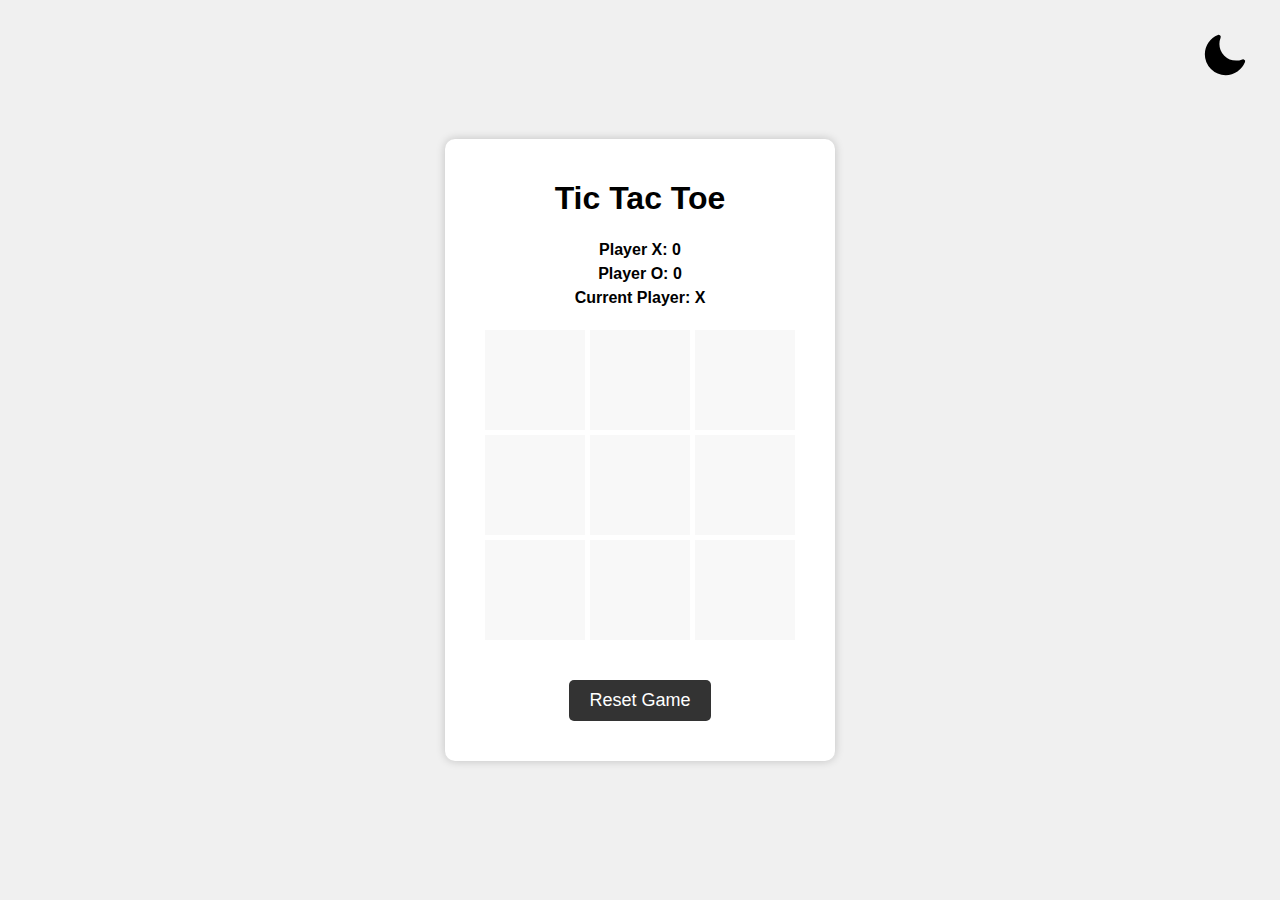
<file: Projects/Tic Tac Toe/index.html>
<!DOCTYPE html>
<html lang="en">
<head>
  <meta charset="UTF-8">
  <title>Tic Tac Toe</title>
  <link rel="shortcut icon" href="favicon.png" type="image/x-icon">
  <link rel="stylesheet" type="text/css" href="style.css">
</head>
<body>
  <div class="game-container">
    <div class="theme-switch">
      <svg id="theme-toggle" width="24" height="24" viewBox="0 0 24 24" fill="none" xmlns="http://www.w3.org/2000/svg">
        <path d="M3.32031 11.6835C3.32031 16.6541 7.34975 20.6835 12.3203 20.6835C16.1075 20.6835 19.3483 18.3443 20.6768 15.032C19.6402 15.4486 18.5059 15.6834 17.3203 15.6834C12.3497 15.6834 8.32031 11.654 8.32031 6.68342C8.32031 5.50338 8.55165 4.36259 8.96453 3.32996C5.65605 4.66028 3.32031 7.89912 3.32031 11.6835Z" stroke="#000000" stroke-width="2" stroke-linecap="round" stroke-linejoin="round"/>
      </svg>
    </div>
  <h1>Tic Tac Toe</h1>
    <div class="scoreboard">
      <div class="player-score">
        <span id="playerX">Player X: 0</span>
      </div>
      <div class="player-score">
        <span id="playerO">Player O: 0</span>
      </div>
    </div>
    <div class="player-turn">
      <span id="current-player">Current Player: X</span>
    </div>
    <div class="board">
      <div class="cell" onclick="makeMove(0)"></div>
      <div class="cell" onclick="makeMove(1)"></div>
      <div class="cell" onclick="makeMove(2)"></div>
      <div class="cell" onclick="makeMove(3)"></div>
      <div class="cell" onclick="makeMove(4)"></div>
      <div class="cell" onclick="makeMove(5)"></div>
      <div class="cell" onclick="makeMove(6)"></div>
      <div class="cell" onclick="makeMove(7)"></div>
      <div class="cell" onclick="makeMove(8)"></div>
    </div>
    <button class="reset-button" onclick="resetGame()">Reset Game</button>
    <div class="message" id="message"></div>
  </div>
  <script src="script.js"></script>
</body>
</html>
</file>
<file: assets/css/styles.css>
/* ------------------------------------------------------------------- 
 * ## fonts 
 * ------------------------------------------------------------------- */
@import url("https://fonts.googleapis.com/css2?family=DM+Serif+Display&family=DM+Serif+Text:ital@0;1&family=Public+Sans:ital,wght@0,300;0,400;0,500;0,600;0,700;1,300;1,400;1,500;1,600;1,700&display=swap");

:root {

    --font-1 : "Public Sans", sans-serif;
    --font-2 : "DM Serif Display", serif;

    /* monospace
    */
    --font-mono : Consolas, "Andale Mono", Courier, "Courier New", monospace;
}

/* ------------------------------------------------------------------- 
 * ## colors
 * ------------------------------------------------------------------- */
:root {

    /* color-1(#9BBEC8)
     * color-2(#23967f)
     */
    --color-1 : hsla(193.33, 29.03%, 69.61%, 1);
    --color-2 : hsla(168, 62%, 36%, 1);

    /* theme color variations
     */
    --color-1-lighter : hsla(36, 72%, 90%, 1);
    --color-1-light   : hsla(36, 72%, 80%, 1);
    --color-1-dark    : hsla(36, 72%, 60%, 1);
    --color-1-darker  : hsla(36, 72%, 50%, 1);
    --color-2-lighter : hsla(168, 62%, 56%, 1);
    --color-2-light   : hsla(168, 62%, 46%, 1);
    --color-2-dark    : hsla(168, 62%, 26%, 1);
    --color-2-darker  : hsla(168, 62%, 16%, 1);

    /* feedback colors
     * color-error(#ffd1d2), color-success(#c8e675), 
     * color-info(#d7ecfb), color-notice(#fff099)
     */
    --color-error           : hsla(359, 100%, 91%, 1);
    --color-success         : hsla(76, 69%, 68%, 1);
    --color-info            : hsla(205, 82%, 91%, 1);
    --color-notice          : hsla(51, 100%, 80%, 1);
    --color-error-content   : hsla(359, 50%, 50%, 1);
    --color-success-content : hsla(76, 29%, 28%, 1);
    --color-info-content    : hsla(205, 32%, 31%, 1);
    --color-notice-content  : hsla(51, 30%, 30%, 1);

    /* shades 
     * generated using 
     * Tint & Shade Generator 
     * (https://maketintsandshades.com/)
     */
    --color-black   : #000000;
    --color-gray-19 : #020202;
    --color-gray-18 : #040404;
    --color-gray-17 : #060607;
    --color-gray-16 : #080809;
    --color-gray-15 : #0a0b0b;
    --color-gray-14 : #0c0d0d;
    --color-gray-13 : #0e0f0f;
    --color-gray-12 : #101112;
    --color-gray-11 : #121314;
    --color-gray-10 : #141516;
    --color-gray-9  : #2c2c2d;
    --color-gray-8  : #434445;
    --color-gray-7  : #5b5b5c;
    --color-gray-6  : #727373;
    --color-gray-5  : #8a8a8b;
    --color-gray-4  : #a1a1a2;
    --color-gray-3  : #b9b9b9;
    --color-gray-2  : #d0d0d0;
    --color-gray-1  : #e8e8e8;
    --color-white   : #ffffff;

    /* text
     */
    --color-text        : var(--color-gray-4);
    --color-text-dark   : var(--color-white);
    --color-text-light  : var(--color-gray-7);
    --color-placeholder : var(--color-gray-7);

    /* buttons
     */
    --color-btn                    : var(--color-gray-9);
    --color-btn-text               : var(--color-1);
    --color-btn-hover              : var(--color-white);
    --color-btn-hover-text         : var(--color-black);
    --color-btn-primary            : var(--color-1-dark);
    --color-btn-primary-text       : var(--color-black);
    --color-btn-primary-hover      : var(--color-1-darker);
    --color-btn-primary-hover-text : var(--color-black);
    --color-btn-stroke             : var(--color-white);
    --color-btn-stroke-text        : var(--color-white);
    --color-btn-stroke-hover       : var(--color-white);
    --color-btn-stroke-hover-text  : var(--color-black);

    /* preloader
     */
    --color-preloader-bg : var(--color-gray-10);
    --color-loader       : white;
    --color-loader-light : rgba(255, 255, 255, 0.1);

    /* others
     */
    --color-body    : var(--color-gray-10);
    --color-border  : rgba(255, 255, 255, .05);
    --border-radius : 3px;
}


/* ------------------------------------------------------------------- 
 * ## spacing and typescale
 * ------------------------------------------------------------------- */
:root {

    /* spacing
     * base font size: 19px 
     * vertical space unit : 32px
     */
    --base-size      : 62.5%;
    --multiplier     : 1;
    --base-font-size : calc(1.9rem * var(--multiplier));
    --space          : calc(3.2rem * var(--multiplier));

    /* vertical spacing 
     */
    --vspace-0_125 : calc(0.125 * var(--space));
    --vspace-0_25  : calc(0.25 * var(--space));
    --vspace-0_375 : calc(0.375 * var(--space));
    --vspace-0_5   : calc(0.5 * var(--space));
    --vspace-0_625 : calc(0.625 * var(--space));
    --vspace-0_75  : calc(0.75 * var(--space));
    --vspace-0_875 : calc(0.875 * var(--space));
    --vspace-1     : calc(var(--space));
    --vspace-1_25  : calc(1.25 * var(--space));
    --vspace-1_5   : calc(1.5 * var(--space));
    --vspace-1_75  : calc(1.75 * var(--space));
    --vspace-2     : calc(2 * var(--space));
    --vspace-2_5   : calc(2.5 * var(--space));
    --vspace-3     : calc(3 * var(--space));
    --vspace-3_5   : calc(3.5 * var(--space));
    --vspace-4     : calc(4 * var(--space));
    --vspace-4_5   : calc(4.5 * var(--space));
    --vspace-5     : calc(5 * var(--space));

    /* type scale
     * ratio 1:2 | base: 19px
     * -------------------------------------------------------
     *
     * --text-display-3 = (81.70px)
     * --text-display-2 = (68.08px)
     * --text-display-1 = (56.73px)
     * --text-xxxl      = (47.28px)
     * --text-xxl       = (39.40px)
     * --text-xl        = (32.83px)
     * --text-lg        = (27.36px)
     * --text-md        = (22.80px)
     * --text-size      = (19.00px) BASE
     * --text-sm        = (15.83px)
     * --text-xs        = (13.19px)
     *
     * ---------------------------------------------------------
     */
    --text-scale-ratio : 1.2;
    --text-size        : var(--base-font-size);
    --text-xs          : calc((var(--text-size) / var(--text-scale-ratio)) / var(--text-scale-ratio));
    --text-sm          : calc(var(--text-xs) * var(--text-scale-ratio));
    --text-md          : calc(var(--text-sm) * var(--text-scale-ratio) * var(--text-scale-ratio));
    --text-lg          : calc(var(--text-md) * var(--text-scale-ratio));
    --text-xl          : calc(var(--text-lg) * var(--text-scale-ratio));
    --text-xxl         : calc(var(--text-xl) * var(--text-scale-ratio));
    --text-xxxl        : calc(var(--text-xxl) * var(--text-scale-ratio));
    --text-display-1   : calc(var(--text-xxxl) * var(--text-scale-ratio));
    --text-display-2   : calc(var(--text-display-1) * var(--text-scale-ratio));
    --text-display-3   : calc(var(--text-display-2) * var(--text-scale-ratio));

    /* default button height
     */
    --vspace-btn : var(--vspace-2);
}

/* on mobile devices below 600px, change the value of '--multiplier' 
 * to adjust the values of base font size and vertical space unit.
 */
@media screen and (max-width: 600px) {
    :root {
        --multiplier : .875;
    }
}

/* ------------------------------------------------------------------- 
 * ## grid variables
 * ------------------------------------------------------------------- */
:root {

    /* widths for rows and containers
     */
    --width-full     : 100%;
    --width-max      : 1200px;
    --width-wide     : 1400px;
    --width-wider    : 1600px;
    --width-widest   : 1800px;
    --width-narrow   : 1000px;
    --width-narrower : 800px;
    --width-grid-max : var(--width-max);

    /* gutter
     */
    --gutter : 2rem;
}

/* on medium screen devices
 */
@media screen and (max-width: 1200px) {
    :root {
        --gutter : 1.6rem;
    }
}

/* on mobile devices
 */
@media screen and (max-width: 600px) {
    :root {
        --gutter : 1rem;
    }
}







/* ===================================================================
 * # BASE SETUP
 *
 *
 * ------------------------------------------------------------------- */

html {
    font-size  : var(--base-size);
    box-sizing : border-box;
}

*,
*::before,
*::after {
    box-sizing : inherit;
}

html,
body {
    height : 100%;
}

body {
    background-color            : var(--color-body);
    -webkit-overflow-scrolling  : touch;
    -webkit-text-size-adjust    : 100%;
    -webkit-tap-highlight-color : rgba(0, 0, 0, 0);
    -webkit-font-smoothing      : antialiased;
    -moz-osx-font-smoothing     : grayscale;
}

p {
    font-size      : inherit;
    text-rendering : optimizeLegibility;
}

a {
    text-decoration : none;
}

svg,
img,
video {
    max-width : 100%;
    height    : auto;
}

pre {
    overflow : auto;
}

div, dl, dt, dd, ul, ol, li, h1, h2, h3, h4, h5, h6, pre, form, p, blockquote, th, td {
    margin  : 0;
    padding : 0;
}

input[type="email"],
input[type="number"],
input[type="search"],
input[type="text"],
input[type="tel"],
input[type="url"],
input[type="password"],
textarea {
    -webkit-appearance : none;
    -moz-appearance    : none;
    appearance         : none;
}



/* ===================================================================
 * # GRID 
 *
 *
 * ------------------------------------------------------------------- */
.row {
    width     : 92%;
    max-width : var(--width-grid-max);
    margin    : 0 auto;
    display   : flex;
    flex-flow : row wrap;
}

.row .row {
    width        : auto;
    max-width    : none;
    margin-left  : calc(var(--gutter) * -1);
    margin-right : calc(var(--gutter) * -1);
}

/* column
 */
.column {
    display : block;
    flex    : 1 1 0%;
    padding : 0 var(--gutter);
}

.collapse>.column,
.column.collapse {
    padding : 0;
}

/* row utility classes
 */
.row.row-wrap {
    flex-wrap : wrap;
}

.row.row-nowrap {
    flex-wrap : nowrap;
}

.row.row-y-top {
    align-items : flex-start;
}

.row.row-y-bottom {
    align-items : flex-end;
}

.row.row-y-center {
    align-items : center;
}

.row.row-stretch {
    align-items : stretch;
}

.row.row-baseline {
    align-items : baseline;
}

.row.row-x-left {
    justify-content : flex-start;
}

.row.row-x-right {
    justify-content : flex-end;
}

.row.row-x-center {
    justify-content : center;
}

/* --------------------------------------------------------------------
 * ## large screen devices 
 * -------------------------------------------------------------------- */
.lg-1 {
    flex  : none;
    width : 8.33333%;
}

.lg-2 {
    flex  : none;
    width : 16.66667%;
}

.lg-3 {
    flex  : none;
    width : 25%;
}

.lg-4 {
    flex  : none;
    width : 33.33333%;
}

.lg-5 {
    flex  : none;
    width : 41.66667%;
}

.lg-6 {
    flex  : none;
    width : 50%;
}

.lg-7 {
    flex  : none;
    width : 58.33333%;
}

.lg-8 {
    flex  : none;
    width : 66.66667%;
}

.lg-9 {
    flex  : none;
    width : 75%;
}

.lg-10 {
    flex  : none;
    width : 83.33333%;
}

.lg-11 {
    flex  : none;
    width : 91.66667%;
}

.lg-12 {
    flex  : none;
    width : 100%;
}

.block-lg-one-eight>.column {
    flex  : none;
    width : 12.5%;
}

.block-lg-one-sixth>.column {
    flex  : none;
    width : 16.66667%;
}

.block-lg-one-fifth>.column {
    flex  : none;
    width : 20%;
}

.block-lg-one-fourth>.column {
    flex  : none;
    width : 25%;
}

.block-lg-one-third>.column {
    flex  : none;
    width : 33.33333%;
}

.block-lg-one-half>.column {
    flex  : none;
    width : 50%;
}

.block-lg-whole>.column {
    flex  : none;
    width : 100%;
}

/* --------------------------------------------------------------------
 * ## medium screen devices 
 * -------------------------------------------------------------------- */
@media screen and (max-width: 1200px) {
    .md-1 {
        flex  : none;
        width : 8.33333%;
    }

    .md-2 {
        flex  : none;
        width : 16.66667%;
    }

    .md-3 {
        flex  : none;
        width : 25%;
    }

    .md-4 {
        flex  : none;
        width : 33.33333%;
    }

    .md-5 {
        flex  : none;
        width : 41.66667%;
    }

    .md-6 {
        flex  : none;
        width : 50%;
    }

    .md-7 {
        flex  : none;
        width : 58.33333%;
    }

    .md-8 {
        flex  : none;
        width : 66.66667%;
    }

    .md-9 {
        flex  : none;
        width : 75%;
    }

    .md-10 {
        flex  : none;
        width : 83.33333%;
    }

    .md-11 {
        flex  : none;
        width : 91.66667%;
    }

    .md-12 {
        flex  : none;
        width : 100%;
    }

    .block-md-one-eight>.column {
        flex  : none;
        width : 12.5%;
    }

    .block-md-one-sixth>.column {
        flex  : none;
        width : 16.66667%;
    }

    .block-md-one-fifth>.column {
        flex  : none;
        width : 20%;
    }

    .block-md-one-fourth>.column {
        flex  : none;
        width : 25%;
    }

    .block-md-one-third>.column {
        flex  : none;
        width : 33.33333%;
    }

    .block-md-one-half>.column {
        flex  : none;
        width : 50%;
    }

    .block-md-whole>.column {
        flex  : none;
        width : 100%;
    }

    .hide-on-md {
        display : none;
    }
}

/* --------------------------------------------------------------------
 * ## tablet devices 
 * -------------------------------------------------------------------- */
@media screen and (max-width: 800px) {
    .tab-1 {
        flex  : none;
        width : 8.33333%;
    }

    .tab-2 {
        flex  : none;
        width : 16.66667%;
    }

    .tab-3 {
        flex  : none;
        width : 25%;
    }

    .tab-4 {
        flex  : none;
        width : 33.33333%;
    }

    .tab-5 {
        flex  : none;
        width : 41.66667%;
    }

    .tab-6 {
        flex  : none;
        width : 50%;
    }

    .tab-7 {
        flex  : none;
        width : 58.33333%;
    }

    .tab-8 {
        flex  : none;
        width : 66.66667%;
    }

    .tab-9 {
        flex  : none;
        width : 75%;
    }

    .tab-10 {
        flex  : none;
        width : 83.33333%;
    }

    .tab-11 {
        flex  : none;
        width : 91.66667%;
    }

    .tab-12 {
        flex  : none;
        width : 100%;
    }

    .block-tab-one-eight>.column {
        flex  : none;
        width : 12.5%;
    }

    .block-tab-one-sixth>.column {
        flex  : none;
        width : 16.66667%;
    }

    .block-tab-one-fifth>.column {
        flex  : none;
        width : 20%;
    }

    .block-tab-one-fourth>.column {
        flex  : none;
        width : 25%;
    }

    .block-tab-one-third>.column {
        flex  : none;
        width : 33.33333%;
    }

    .block-tab-one-half>.column {
        flex  : none;
        width : 50%;
    }

    .block-tab-whole>.column {
        flex  : none;
        width : 100%;
    }

    .hide-on-tab {
        display : none;
    }
}

/* --------------------------------------------------------------------
 * ## mobile devices 
 * -------------------------------------------------------------------- */
@media screen and (max-width: 600px) {
    .row {
        width         : 100%;
        padding-left  : 6vw;
        padding-right : 6vw;
    }

    .row .row {
        padding-left  : 0;
        padding-right : 0;
    }

    .mob-1 {
        flex  : none;
        width : 8.33333%;
    }

    .mob-2 {
        flex  : none;
        width : 16.66667%;
    }

    .mob-3 {
        flex  : none;
        width : 25%;
    }

    .mob-4 {
        flex  : none;
        width : 33.33333%;
    }

    .mob-5 {
        flex  : none;
        width : 41.66667%;
    }

    .mob-6 {
        flex  : none;
        width : 50%;
    }

    .mob-7 {
        flex  : none;
        width : 58.33333%;
    }

    .mob-8 {
        flex  : none;
        width : 66.66667%;
    }

    .mob-9 {
        flex  : none;
        width : 75%;
    }

    .mob-10 {
        flex  : none;
        width : 83.33333%;
    }

    .mob-11 {
        flex  : none;
        width : 91.66667%;
    }

    .mob-12 {
        flex  : none;
        width : 100%;
    }

    .block-mob-one-eight>.column {
        flex  : none;
        width : 12.5%;
    }

    .block-mob-one-sixth>.column {
        flex  : none;
        width : 16.66667%;
    }

    .block-mob-one-fifth>.column {
        flex  : none;
        width : 20%;
    }

    .block-mob-one-fourth>.column {
        flex  : none;
        width : 25%;
    }

    .block-mob-one-third>.column {
        flex  : none;
        width : 33.33333%;
    }

    .block-mob-one-half>.column {
        flex  : none;
        width : 50%;
    }

    .block-mob-whole>.column {
        flex  : none;
        width : 100%;
    }

    .hide-on-mob {
        display : none;
    }
}

/* --------------------------------------------------------------------
 * ## small screen devices 
 * --------------------------------------------------------------------*/

/* stack columns on small screen devices
 */
@media screen and (max-width: 400px) {
    .row .row {
        margin-left  : 0;
        margin-right : 0;
    }

    .block-stack>.column,
    .column {
        flex         : none;
        width        : 100%;
        margin-left  : 0;
        margin-right : 0;
        padding      : 0;
    }

    .hide-on-sm {
        display : none;
    }
}

/* --------------------------------------------------------------------
 * ## additional column stackpoints 
 * -------------------------------------------------------------------- */
@media screen and (max-width: 1000px) {

    .stack-on-1000,
    .block-stack-on-1000>.column {
        flex         : none;
        width        : 100%;
        margin-left  : 0;
        margin-right : 0;
    }
}

@media screen and (max-width: 700px) {

    .stack-on-700,
    .block-stack-on-700>.column {
        flex         : none;
        width        : 100%;
        margin-left  : 0;
        margin-right : 0;
    }
}

@media screen and (max-width: 550px) {

    .stack-on-550,
    .block-stack-on-550>.column {
        flex         : none;
        width        : 100%;
        margin-left  : 0;
        margin-right : 0;
    }
}



/* ===================================================================
 * # UTILITY CLASSES
 *
 *
 * ------------------------------------------------------------------- */

/* flex item alignment classes
 */
.u-flexitem-center {
    margin     : auto;
    align-self : center;
}

.u-flexitem-left {
    margin-right : auto;
    align-self   : center;
}

.u-flexitem-right {
    margin-left : auto;
    align-self  : center;
}

.u-flexitem-x-center {
    margin-right : auto;
    margin-left  : auto;
}

.u-flexitem-x-left {
    margin-right : auto;
}

.u-flexitem-x-right {
    margin-left : auto;
}

.u-flexitem-y-center {
    align-self : center;
}

.u-flexitem-y-top {
    align-self : flex-start;
}

.u-flexitem-y-bottom {
    align-self : flex-end;
}

/* misc helper classes
 */
.u-clearfix:after {
    content : "";
    display : table;
    clear   : both;
}

.u-hidden {
    display : none;
}

.u-invisible {
    visibility : hidden;
}

.u-antialiased {
    -webkit-font-smoothing  : antialiased;
    -moz-osx-font-smoothing : grayscale;
}

.u-overflow-hidden {
    overflow : hidden;
}

.u-remove-top {
    margin-top : 0;
}

.u-remove-bottom {
    margin-bottom : 0;
}

.u-add-half-bottom {
    margin-bottom : var(--vspace-0_5);
}

.u-add-bottom {
    margin-bottom : var(--vspace-1);
}

.u-no-border {
    border : none;
}

.u-fullwidth {
    width : 100%;
}

.u-pull-left {
    float : left;
}

.u-pull-right {
    float : right;
}



/* ===================================================================
 * # TYPOGRAPHY 
 *
 *
 * ------------------------------------------------------------------- 
 * type scale - ratio 1:2 | base: 19px
 * -------------------------------------------------------------------
 *
 * --text-display-3 = (81.70px)
 * --text-display-2 = (68.08px)
 * --text-display-1 = (56.73px)
 * --text-xxxl      = (47.28px)
 * --text-xxl       = (39.40px)
 * --text-xl        = (32.83px)
 * --text-lg        = (27.36px)
 * --text-md        = (22.80px)
 * --text-size      = (19.00px) BASE
 * --text-sm        = (15.83px)
 * --text-xs        = (13.19px)
 *
 * -------------------------------------------------------------------- */

/* --------------------------------------------------------------------
 * ## base type styles
 * -------------------------------------------------------------------- */
body {
    font-family : var(--font-1);
    font-size   : var(--base-font-size);
    font-weight : 300;
    line-height : var(--vspace-1);
    color       : var(--color-text);
}

/* links
 */
a {
    color      : var(--color-1);
    transition : all 0.3s ease-in-out;
}

a:focus,
a:hover,
a:active {
    color : var(--color-2);
}

a:hover,
a:active {
    outline : 0;
}

/* headings
 */
h1, h2, h3, h4, h5, h6, 
.h1, .h2, .h3, .h4, .h5, .h6 {
    font-family            : var(--font-2);
    font-weight            : 400;
    color                  : var(--color-text-dark);
    font-variant-ligatures : common-ligatures;
    text-rendering         : optimizeLegibility;
}

h1, .h1 {
    margin-top    : var(--vspace-2_5);
    margin-bottom : var(--vspace-0_75);
}

h2, .h2, h3, .h3, h4, .h4 {
    margin-top    : var(--vspace-2);
    margin-bottom : var(--vspace-0_5);
}

h5, .h5, h6, .h6 {
    margin-top    : var(--vspace-1_5);
    margin-bottom : var(--vspace-0_5);
}

h1, .h1 {
    font-size      : var(--text-display-1);
    line-height    : var(--vspace-2);
    letter-spacing : -.01em;
}

@media screen and (max-width: 500px) {
    h1, .h1 {
        font-size   : var(--text-xxxl);
        line-height : calc(1.625 * var(--space));
    }
}
h2, .h2 {
    font-size   : var(--text-xxl);
    line-height : var(--vspace-1_5);
}

h3, .h3 {
    font-size   : var(--text-xl);
    line-height : var(--vspace-1_25);
}

h4, .h4 {
    font-size   : var(--text-lg);
    line-height : var(--vspace-1);
}

h5, .h5 {
    font-size   : var(--text-md);
    line-height : var(--vspace-0_875);
}

h6, .h6 {
    font-family    : var(--font-1);
    font-weight    : 600;
    font-size      : var(--text-sm);
    line-height    : var(--vspace-0_75);
    text-transform : uppercase;
    letter-spacing : .2rem;
}

/* emphasis, italic,
 * strong, bold and small text
 */
em,
i,
strong,
b {
    font-size   : inherit;
    line-height : inherit;
}

em,
i {
    font-style : italic;
}

strong,
b {
    font-weight : 600;
}

small {
    font-size   : 75%;
    font-weight : 400;
    line-height : var(--vspace-0_5);
}

/* blockquotes
 */
blockquote {
    margin      : 0 0 var(--vspace-1) 0;
    padding     : var(--vspace-1) var(--vspace-1_5);
    border-left : 2px solid var(--color-text-light);
    position    : relative;
}

@media screen and (max-width: 400px) {
    blockquote {
        padding : var(--vspace-0_75) var(--vspace-0_75);
    }
}

blockquote p {
    font-family : var(--font-1);
    font-weight : 400;
    font-size   : var(--text-lg);
    font-style  : normal;
    line-height : var(--vspace-1_25);
    color       : var(--color-text-dark);
    padding     : 0;
}

blockquote cite {
    display     : block;
    font-family : var(--font-1);
    font-weight : 400;
    font-size   : var(--text-sm);
    line-height : var(--vspace-0_75);
    font-style  : normal;
}

blockquote cite:before {
    content : "\2014 \0020";
}

blockquote cite,
blockquote cite a,
blockquote cite a:visited {
    color  : var(--color-text-light);
    border : none;
}

/* figures
 */
figure img,
p img {
    margin         : 0;
    vertical-align : bottom;
}

figure {
    display      : block;
    margin-left  : 0;
    margin-right : 0;
}

figure img+figcaption {
    margin-top : var(--vspace-1);
}

figcaption {
    font-style    : italic;
    font-size     : var(--text-sm);
    text-align    : center;
    margin-bottom : 0;
}

/* preformatted, code
 */
var,
kbd,
samp,
code,
pre {
    font-family : var(--font-mono);
}

pre {
    padding    : var(--vspace-0_75) var(--vspace-1) var(--vspace-1);
    background : var(--color-gray-9);
    overflow-x : auto;
}

code {
    font-size     : var(--text-sm);
    line-height   : 1.6rem;
    margin        : 0 .2rem;
    padding       : calc(((var(--vspace-1) - 1.6rem) / 2) - .1rem) calc(.8rem - .1rem);
    white-space   : nowrap;
    background    : var(--color-gray-9);
    border        : 1px solid var(--color-gray-8);
    color         : var(--color-text-dark);
    border-radius : 3px;
}

pre>code {
    display     : block;
    white-space : pre;
    line-height : var(--vspace-1);
    padding     : 0;
    margin      : 0;
    border      : none;
}

/* deleted text, abbreviation,
 * & mark text
 */
del {
    text-decoration : line-through;
}

abbr {
    font-family    : var(--font-1);
    font-weight    : 600;
    font-variant   : small-caps;
    text-transform : lowercase;
    letter-spacing : .1em;
}

abbr[title],
dfn[title] {
    border-bottom   : 1px dotted;
    cursor          : help;
    text-decoration : none;
}

mark {
    background : var(--color-white);
    color      : var(--color-black);
}

/* horizontal rule
 */
hr {
    border       : solid var(--color-border);
    border-width : .1rem 0 0;
    clear        : both;
    margin       : var(--vspace-2) 0 calc(var(--vspace-2) - 1px);
    height       : 0;
}

hr.fancy {
    border     : none;
    margin     : var(--vspace-2) 0;
    height     : var(--vspace-1);
    text-align : center;
}

hr.fancy::before {
    content        : "*****";
    letter-spacing : .3em;
}

/* --------------------------------------------------------------------
 * ## additional typography & helper classes
 * -------------------------------------------------------------------- */
.lead,
.attention-getter {
    font-family : var(--font-1);
    font-weight : 300;
    font-size   : var(--text-md);
    line-height : var(--vspace-1_25);
    color       : var(--color-text-dark);
    background-color: rgba(20, 21, 22, 0.2);
    padding: 1rem;
}

.pull-quote {
    position   : relative;
    padding    : 0;
    margin-top : 0;
    text-align : center;
}

.pull-quote blockquote {
    border      : none;
    margin      : 0 auto;
    max-width   : 62rem;
    padding-top : var(--vspace-2_5);
    position    : relative;
}

.pull-quote blockquote p {
    font-weight : 400;
    color       : var(--color-text-dark);
}

.pull-quote blockquote:before {
    content           : "";
    display           : block;
    height            : var(--vspace-1);
    width             : var(--vspace-1);
    background-repeat : no-repeat;
    background        : center center;
    background-size   : contain;
    background-image  : url(../images/icons/icon-quote.svg);
    transform         : translate(-50%, 0, 0);
    position          : absolute;
    top               : var(--vspace-1);
    left              : 50%;
}

.drop-cap:first-letter {
    float          : left;
    font-family    : var(--font-1);
    font-weight    : 600;
    font-size      : calc(3 * var(--space));
    line-height    : 1;
    padding        : 0 0.125em 0 0;
    text-transform : uppercase;
    background     : transparent;
    color          : var(--color-text-dark);
}

.text-center {
    text-align : center;
}

.text-left {
    text-align : left;
}

.text-right {
    text-align : right;
}

/* --------------------------------------------------------------------
 * ## lists
 * -------------------------------------------------------------------- */
ol {
    list-style : decimal;
}

ul {
    list-style : disc;
}

li {
    display : list-item;
}

ol,
ul {
    margin-left : 1.6rem;
}

ul li {
    padding-left : .4rem;
}

ul ul,
ul ol,
ol ol,
ol ul {
    margin : 1.6rem 0 1.6rem 1.6rem;
}

ul.disc li {
    display    : list-item;
    list-style : none;
    padding    : 0 0 0 .8rem;
    position   : relative;
}

ul.disc li::before {
    content        : "";
    display        : inline-block;
    width          : 8px;
    height         : 8px;
    border-radius  : 50%;
    background     : var(--color-1);
    position       : absolute;
    left           : -.9em;
    top            : 11px;
    vertical-align : middle;
}

dt {
    margin : 0;
    color  : var(--color-1);
}

dd {
    margin : 0 0 0 2rem;
}

/* definition list line style 
 */
.lining dt,
.lining dd {
    display : inline;
    margin  : 0;
}

.lining dt+dt:before,
.lining dd+dt:before {
    content     : "\A";
    white-space : pre;
}

.lining dd+dd:before {
    content : ", ";
}

.lining dd+dd:before {
    content : ", ";
}

.lining dd:before {
    content     : ": ";
    margin-left : -0.2em;
}

/* definition list dictionary style 
 */
.dictionary-style dt {
    display       : inline;
    counter-reset : definitions;
}

.dictionary-style dt+dt:before {
    content     : ", ";
    margin-left : -0.2em;
}

.dictionary-style dd {
    display           : block;
    counter-increment : definitions;
}

.dictionary-style dd:before {
    content : counter(definitions, decimal) ". ";
}

/* --------------------------------------------------------------------
 * ## spacing
 * -------------------------------------------------------------------- */
fieldset,
button,
.btn {
    margin-bottom : var(--vspace-0_5);
}

input,
textarea,
select,
pre,
blockquote,
figure,
figcaption,
table,
p,
ul,
ol,
dl,
form,
img,
.video-container,
.ss-custom-select {
    margin-bottom : var(--vspace-1);
}



/* ===================================================================
 * # PRELOADER
 * 
 * 
 * -------------------------------------------------------------------
 * - markup:
 *
 * <div id="preloader">
 *    <div id="loader"></div>
 * </div>
 *
 * ------------------------------------------------------------------- */

#preloader {
    position        : fixed;
    display         : flex;
    flex-flow       : row wrap;
    justify-content : center;
    align-items     : center;
    background      : var(--color-body);
    z-index         : 500;
    height          : 100vh;
    width           : 100%;
    opacity         : 1;
}

.no-js #preloader {
    display : none;
}

#loader {
    width             : var(--vspace-2);
    height            : var(--vspace-2);
    padding           : 0;
    background-color  : white;
    border-radius     : 100%;
    -webkit-animation : sk-scaleout 1.0s infinite ease-in-out;
    animation         : sk-scaleout 1.0s infinite ease-in-out;
}

@-webkit-keyframes sk-scaleout {
    0% {
        -webkit-transform : scale(0);
        transform         : scale(0);
    }

    100% {
        -webkit-transform : scale(1);
        transform         : scale(1);
        opacity           : 0;
    }
}

@keyframes sk-scaleout {
    0% {
        transform : scale(0);
    }

    100% {
        transform : scale(1);
        opacity   : 0;
    }
}



/* ===================================================================
 * # FORM
 *
 *
 * ------------------------------------------------------------------- */

fieldset {
    border : none;
}

input[type="email"],
input[type="number"],
input[type="search"],
input[type="text"],
input[type="tel"],
input[type="url"],
input[type="password"],
textarea,
select {
    --input-height      : var(--vspace-2);
    --input-line-height : var(--vspace-1);
    --input-vpadding    : calc((var(--input-height) - var(--input-line-height)) / 2);
    display             : block;
    height              : var(--input-height);
    padding             : var(--input-vpadding) 0 calc(var(--input-vpadding) - 1px);
    border              : 0;
    outline             : 0;
    color               : var(--color-text-light);
    font-family         : var(--font-1);
    font-size           : calc(var(--text-size) * 0.7778);
    line-height         : var(--input-line-height);
    max-width           : 100%;
    background          : transparent;
    border-bottom       : 1px solid var(--color-border);
    transition          : all .3s ease-in-out;
}

.ss-custom-select {
    position : relative;
    padding  : 0;
}

.ss-custom-select select {
    -webkit-appearance : none;
    -moz-appearance    : none;
    appearance         : none;
    text-indent        : 0.01px;
    text-overflow      : '';
    margin             : 0;
    vertical-align     : middle;
    line-height        : var(--vspace-1);
}

.ss-custom-select select option {
    padding-left     : 2rem;
    padding-right    : 2rem;
    background-color : var(--color-body);
}

.ss-custom-select select::-ms-expand {
    display : none;
}

.ss-custom-select::after {
    border-bottom    : 1px solid white;
    border-right     : 1px solid white;
    content          : '';
    display          : block;
    height           : 8px;
    width            : 8px;
    margin-top       : -7px;
    pointer-events   : none;
    position         : absolute;
    right            : 2.4rem;
    top              : 50%;
    transition       : all 0.15s ease-in-out;
    transform-origin : 66% 66%;
    transform        : rotate(45deg);
}

textarea {
    min-height : calc(8 * var(--space));
}

input[type="email"]:focus,
input[type="number"]:focus,
input[type="search"]:focus,
input[type="text"]:focus,
input[type="tel"]:focus,
input[type="url"]:focus,
input[type="password"]:focus,
textarea:focus,
select:focus {
    color         : var(--color-text);
    border-bottom : 1px solid var(--color-1);
}

label,
legend {
    font-family   : var(--font-1);
    font-weight   : 600;
    font-size     : var(--text-sm);
    line-height   : var(--vspace-0_5);
    margin-bottom : var(--vspace-0_5);
    color         : var(--color-text-dark);
    display       : block;
}

input[type="checkbox"],
input[type="radio"] {
    display : inline;
}

label>.label-text {
    display     : inline-block;
    margin-left : 1rem;
    font-family : var(--font-1);
    line-height : inherit;
}

label>input[type="checkbox"],
label>input[type="radio"] {
    margin   : 0;
    position : relative;
    top      : 2px;
}

/* ------------------------------------------------------------------- 
 * ## style placeholder text
 * ------------------------------------------------------------------- */
::-webkit-input-placeholder {
    /* WebKit, Blink, Edge */
    color : var(--color-placeholder);
}

:-moz-placeholder {
    /* Mozilla Firefox 4 to 18 */
    color   : var(--color-placeholder);
    opacity : 1;
}

::-moz-placeholder {
    /* Mozilla Firefox 19+ */
    color   : var(--color-placeholder);
    opacity : 1;
}

:-ms-input-placeholder {
    /* Internet Explorer 10-11 */
    color : var(--color-placeholder);
}

::-ms-input-placeholder {
    /* Microsoft Edge */
    color : var(--color-placeholder);
}

::placeholder {
    /* Most modern browsers support this now. */
    color : var(--color-placeholder);
}

/* ------------------------------------------------------------------- 
 * ## change autocomplete styles in Chrome
 * ------------------------------------------------------------------- */
input:-webkit-autofill,
input:-webkit-autofill:hover,
input:-webkit-autofill:focus,
textarea:-webkit-autofill,
textarea:-webkit-autofill:hover,
textarea:-webkit-autofill:focus,
select:-webkit-autofill,
select:-webkit-autofill:hover,
select:-webkit-autofill:focus {
    -webkit-text-fill-color : var(--color-1);
    transition              : background-color 5000s ease-in-out 0s;
}



/* ===================================================================
 * # BUTTONS
 *
 *
 * ------------------------------------------------------------------- */

.btn,
button,
input[type="submit"],
input[type="reset"],
input[type="button"] {
    --btn-height            : var(--vspace-btn);
    display                 : inline-block;
    font-family             : var(--font-1);
    font-weight             : 600;
    font-size               : var(--text-xs);
    text-transform          : uppercase;
    letter-spacing          : .35em;
    height                  : var(--btn-height);
    line-height             : calc(var(--btn-height) - 2px);
    padding                 : 0 3.6rem;
    margin                  : 0 0.4rem var(--vspace-0_5) 0;
    color                   : var(--color-btn-text);
    text-decoration         : none;
    text-align              : center;
    white-space             : nowrap;
    cursor                  : pointer;
    transition              : all .3s;
    background-color        : var(--color-btn);
    border                  : 1px solid var(--color-btn);
    -webkit-font-smoothing  : antialiased;
    -moz-osx-font-smoothing : grayscale;
}

.btn:focus,
button:focus,
input[type="submit"]:focus,
input[type="reset"]:focus,
input[type="button"]:focus,
.btn:hover,
button:hover,
input[type="submit"]:hover,
input[type="reset"]:hover,
input[type="button"]:hover {
    background-color : var(--color-btn-hover);
    border-color     : var(--color-btn-hover);
    color            : var(--color-btn-hover-text);
    outline          : 0;
}

/* button primary
 */
.btn.btn--primary,
button.btn--primary,
input[type="submit"].btn--primary,
input[type="reset"].btn--primary,
input[type="button"].btn--primary {
    background   : var(--color-btn-primary);
    border-color : var(--color-btn-primary);
    color        : var(--color-btn-primary-text);
}

.btn.btn--primary:focus,
button.btn--primary:focus,
input[type="submit"].btn--primary:focus,
input[type="reset"].btn--primary:focus,
input[type="button"].btn--primary:focus,
.btn.btn--primary:hover,
button.btn--primary:hover,
input[type="submit"].btn--primary:hover,
input[type="reset"].btn--primary:hover,
input[type="button"].btn--primary:hover {
    background   : var(--color-btn-primary-hover);
    border-color : var(--color-btn-primary-hover);
    color        : var(--color-btn-primary-hover-text);
}

/* button modifiers
 */
.btn.u-fullwidth,
button.u-fullwidth {
    width        : 100%;
    margin-right : 0;
}

.btn--small,
button.btn--small {
    --btn-height : calc(var(--vspace-btn) - 1.6rem);
}

.btn--medium,
button.btn--medium {
    --btn-height : calc(var(--vspace-btn) + .8rem);
}

.btn--large,
button.btn--large {
    --btn-height : calc(var(--vspace-btn) + 1.6rem);
}

.btn--stroke,
button.btn--stroke {
    background : transparent !important;
    border     : 1px solid var(--color-btn-stroke);
    color      : var(--color-btn-stroke-text);
}

.btn--stroke:focus,
button.btn--stroke:focus,
.btn--stroke:hover,
button.btn--stroke:hover {
    background : var(--color-btn-stroke-hover) !important;
    border     : 1px solid var(--color-btn-stroke-hover);
    color      : var(--color-btn-stroke-hover-text);
}

.btn--pill,
button.btn--pill {
    padding-left  : 3.2rem !important;
    padding-right : 3.2rem !important;
    border-radius : 1000px !important;
}



/* ===================================================================
 * # TABLE
 *
 *
 * ------------------------------------------------------------------- */

table {
    border-width    : 0;
    width           : 100%;
    max-width       : 100%;
    font-family     : var(--font-1);
    border-collapse : collapse;
}

th,
td {
    padding       : var(--vspace-0_5) 3.2rem calc(var(--vspace-0_5) - 1px);
    text-align    : left;
    border-bottom : 1px solid var(--color-border);
}

th {
    padding     : var(--vspace-0_5) 3.2rem;
    color       : var(--color-text-dark);
    font-family : var(--font-1);
    font-weight : 600;
}

th:first-child,
td:first-child {
    padding-left : 0;
}

th:last-child,
td:last-child {
    padding-right : 0;
}

.table-responsive {
    overflow-x                 : auto;
    -webkit-overflow-scrolling : touch;
}



/* ===================================================================
 * # COMPONENTS
 *
 *
 * ------------------------------------------------------------------- */

/* -------------------------------------------------------------------
 * ## pagination
 * ------------------------------------------------------------------- */
.pgn {
    --pgn-num-height : calc(var(--vspace-1) + .4rem);
    margin           : var(--vspace-1) auto;
    text-align       : center;
}

.pgn ul {
    display         : inline-flex;
    flex-flow       : row wrap;
    justify-content : center;
    list-style      : none;
    margin-left     : 0;
    position        : relative;
    padding         : 0 6rem;
}

.pgn ul li {
    margin  : 0;
    padding : 0;
}

.pgn__num {
    font-family   : var(--font-1);
    font-weight   : 600;
    font-size     : var(--text-size);
    line-height   : var(--vspace-1);
    display       : block;
    padding       : .2rem 1.2rem;
    height        : var(--pgn-num-height);
    margin        : .2rem .2rem;
    color         : var(--color-text-dark);
    border-radius : 4px;
    transition    : all, .3s, ease-in-out;
}

.pgn__num:focus,
.pgn__num:hover {
    background : var(--color-gray-9);
    color      : var(--color-white);
}

.pgn .current,
.pgn .current:focus,
.pgn .current:hover {
    background-color : var(--color-gray-9);
    color            : var(--color-white);
}

.pgn .inactive,
.pgn .inactive:focus,
.pgn .inactive:hover {
    opacity : 0.4;
    cursor  : default;
}

.pgn__prev,
.pgn__next {
    display         : inline-flex;
    flex-flow       : row wrap;
    justify-content : center;
    align-items     : center;
    height          : var(--pgn-num-height);
    width           : 4.8rem;
    line-height     : var(--vspace-1);
    border-radius   : 4px;
    padding         : 0;
    margin          : 0;
    opacity         : 1;
    font            : 0/0 a;
    text-shadow     : none;
    color           : transparent;
    transition      : all, .3s, ease-in-out;
    position        : absolute;
    top             : 50%;
    transform       : translate(0, -50%);
}

.pgn__prev:focus,
.pgn__prev:hover,
.pgn__next:focus,
.pgn__next:hover {
    background-color : var(--color-gray-9);
}

.pgn__prev svg,
.pgn__next svg {
    height     : 2.4rem;
    width      : 2.4rem;
    transition : all, .3s, ease-in-out;
}

.pgn__prev svg path,
.pgn__next svg path {
    fill : var(--color-text-dark);
}

.pgn__prev:focus svg path,
.pgn__prev:hover svg path,
.pgn__next:focus svg path,
.pgn__next:hover svg path {
    fill : white;
}

.pgn__prev {
    left : 0;
}

.pgn__next {
    right : 0;
}

.pgn__prev.inactive,
.pgn__next.inactive {
    opacity : 0.4;
    cursor  : default;
}

.pgn__prev.inactive:focus,
.pgn__prev.inactive:hover,
.pgn__next.inactive:focus,
.pgn__next.inactive:hover {
    background-color : transparent;
}

/* ------------------------------------------------------------------- 
 * responsive:
 * pagination
 * ------------------------------------------------------------------- */
@media screen and (max-width: 600px) {
    .pgn ul {
        padding : 0 5.2rem;
    }
}

/* ===================================================================
 * # PROJECT-WIDE SHARED STYLES
 *
 *
 * ------------------------------------------------------------------- */

.wide {
    max-width : var(--width-wide);
}

.wider {
    max-width : var(--width-wider);
}

.narrow {
    max-width : var(--width-narrow);
}

[data-animate-el] {
    opacity : 0;
}

/* ------------------------------------------------------------------- 
 * ## media classes
 * ------------------------------------------------------------------- */

/* floated image
 */

img.u-pull-right {
    margin : var(--vspace-0_5) 0 var(--vspace-0_5) var(--vspace-0_875);
}

img.u-pull-left {
    margin : var(--vspace-0_5) var(--vspace-0_875) var(--vspace-0_5) 0;
}

/* ------------------------------------------------------------------- 
 * ## theme-specific typography classes
 * ------------------------------------------------------------------- */
.text-pretitle {
    font-family    : var(--font-1);
    font-size      : var(--text-sm);
    font-weight    : 400;
    color          : var(--color-white);
    text-transform : uppercase;
    letter-spacing : .3em;
    margin-top     : 0;
    margin-left    : .2rem;
    margin-bottom  : var(--vspace-0_5);
    position       : relative;
}

.text-pretitle.with-line {
    color        : var(--color-1);
    padding-left : 6rem;
    transform    : translateX(-6rem);
}

.text-pretitle.with-line::before {
    content          : "";
    display          : block;
    height           : 1px;
    width            : 4rem;
    background-color : rgba(255, 255, 255, 0.5);
    position         : absolute;
    top              : 50%;
    left             : 0;
}

.text-huge-title {
    --text-huge : 10.8rem;
    font-size   : var(--text-huge);
    line-height : 1.0740;
    margin-top  : 0;
}

/* ------------------------------------------------------------------- 
 * ## MailtoUI style overrides
 * ------------------------------------------------------------------- */
.mailtoui-modal {
    --mailtoui-modal-box-shadow         : 0 1px 1px rgba(0, 0, 0, 0.08), 0 2px 2px rgba(0, 0, 0, 0.08), 0 4px 4px rgba(0, 0, 0, 0.08), 0 8px 8px rgba(0, 0, 0, 0.08);
    --mailtoui-modal-head-bgcolor       : var(--color-gray-18);
    --mailtoui-modal-head-title-color   : white;
    --mailtoui-modal-body-bgcolor       : var(--color-gray-11);
    --mailtoui-button-bgcolor           : rgba(255, 255, 255, .04);
    --mailtoui-button-text-color        : white;
    --mailtoui-button-bgcolor-hover     : var(--color-1);
    --mailtoui-button-text-color-hover  : black;
    --mailtoui-button-text-size         : 16px;
    --mailtoui-email-address-bgcolor    : var(--color-gray-13);
    --mailtoui-email-address-text-color : var(--text-color);
    --border-radius                     : 0;
    font-family                         : var(--font-1);
    background-color                    : var(--color-body);
    color                               : white;
}

.mailtoui-modal-content {
    background-color : var(--mailtoui-modal-body-bgcolor);
    border-radius    : var(--border-radius);
    box-shadow       : var(--mailtoui-modal-box-shadow);
}

.mailtoui-modal-content button {
    font-weight : 400;
    font-size   : 16px;
    margin      : 0;
    padding     : 0;
}

.mailtoui-modal-head {
    background-color : var(--mailtoui-modal-head-bgcolor);
}

.mailtoui-modal-title {
    font-family : var(--font-1);
    font-weight : 400;
    font-size   : 16px;
    color       : var(--mailtoui-modal-head-title-color);
}

.mailtoui-modal-close {
    font        : 0/0 a;
    text-shadow : none;
    color       : transparent;
    font-size   : 32px;
    font-weight : 300;
    color       : rgba(255, 255, 255, 0.5);
}

.mailtoui-modal-close:hover,
.mailtoui-modal-close:focus {
    color       : white;
    font-weight : 300;
}

.mailtoui-modal-body {
    background-color : var(--mailtoui-modal-body-bgcolor);
}

.mailtoui-button-text {
    font-size      : var(--mailtoui-button-text-size);
    text-transform : none;
    letter-spacing : 0;
}

.mailtoui-button:focus .mailtoui-button-content {
    background-color : var(--mailtoui-button-bgcolor-hover);
    color            : var(--mailtoui-button-text-color-hover);
}

.mailtoui-button-content,
.mailtoui-button-copy {
    background-color : var(--mailtoui-button-bgcolor);
    color            : var(--mailtoui-button-text-color);
    border-radius    : var(--border-radius);
    box-shadow       : none;
}

.mailtoui-button-content:hover,
.mailtoui-button-content:focus,
.mailtoui-button-copy:hover,
.mailtoui-button-copy:focus {
    background-color : var(--mailtoui-button-bgcolor-hover);
    color            : var(--mailtoui-button-text-color-hover);
}

.mailtoui-copy {
    border-radius : var(--border-radius);
    box-shadow    : none;
}

.mailtoui-button-icon-copy {
    line-height : var(--vspace-1);
}

.mailtoui-button-copy-clicked,
.mailtoui-button-copy-clicked:hover,
.mailtoui-button-copy-clicked:focus {
    background-color : #1F9D55;
    color            : white;
}

.mailtoui-email-address {
    background-color : var(--mailtoui-email-address-bgcolor);
    color            : var(--mailtoui-email-address-text-color);
    font-size        : 16px;
    line-height      : 1;
    border-radius    : var(--border-radius);
}

.mailtoui-brand a {
    color : rgba(255, 255, 255, 0.12);
}

.mailtoui-brand a:focus,
.mailtoui-brand a:hover {
    font-weight : 300;
    color       : white;
}

/* ------------------------------------------------------------------- 
 * responsive:
 * project-wide shared styles
 * ------------------------------------------------------------------- */
@media screen and (max-width: 800px) {
    .text-pretitle.with-line {
        padding-left : 3rem;
        transform    : translateX(-3rem);
        transform    : none;
    }

    .text-pretitle.with-line::before {
        width : 2rem;
    }
}



/* ===================================================================
 * # PAGE WRAP
 *
 *
 * ------------------------------------------------------------------- */

.s-pagewrap {
    --circle-width  : 70vw;
    --header-height : 6.4rem;
    display         : flex;
    flex-direction  : column;
    min-height      : 100%;
    overflow        : hidden;
    position        : relative;
}

/* --------------------------------------------------------------------
 * ## circles
 * -------------------------------------------------------------------- */
.s-pagewrap .circles,
.s-pagewrap .circles span {
    position : absolute;
}

.s-pagewrap .circles {
    width  : var(--circle-width);
    height : var(--circle-width);
    top    : calc(100vh - var(--circle-width));
    left   : calc(100% - 33vw);
}

.s-pagewrap .circles span {
    display       : block;
    border        : 1px solid var(--color-1);
    border-radius : 50%;
    opacity       : .1;
    transform     : translate(-50%, -50%);
    left          : 50%;
    top           : 50%;
}

.s-pagewrap .circles span:nth-child(1) {
    height : 100%;
    width  : 100%;
}

.s-pagewrap .circles span:nth-child(2) {
    height : 80%;
    width  : 80%;
}

.s-pagewrap .circles span:nth-child(3) {
    height : 60%;
    width  : 60%;
}

.s-pagewrap .circles span:nth-child(4) {
    height : 40%;
    width  : 40%;
}

.s-pagewrap .circles span:nth-child(5) {
    height : 20%;
    width  : 20%;
}

.ss-preload .s-pagewrap {
    visibility : hidden;
}

/* ------------------------------------------------------------------- 
 * responsive:
 * page-wrap
 * ------------------------------------------------------------------- */
@media screen and (max-width: 800px) {
    .s-pagewrap .circles {
        top : calc(var(--header-height) + 5vh);
    }
}



/* ===================================================================
 * # SITE HEADER
 *
 *
 * ------------------------------------------------------------------- */

.s-header {
    --box-shadow : 0 1px 1px rgba(0, 0, 0, 0.06), 0 2px 2px rgba(0, 0, 0, 0.06), 0 4px 4px rgba(0, 0, 0, 0.06), 0 8px 8px rgba(0, 0, 0, 0.06);
    z-index      : 100;
    width        : 100%;
    position     : fixed;
    top          : 0;
    left         : 0;
}

.header-mobile {
    z-index          : 101;
    display          : none;
    height           : var(--header-height);
    background-color : var(--color-body);
    box-shadow       : var(--box-shadow);
    border-bottom    : 1px solid var(--color-border);
}

/* --------------------------------------------------------------------
 * ## main navigation
 * -------------------------------------------------------------------- */
.mobile-home-link a,
.main-nav a {
    display             : block;
    font-size           : 10px;
    font-weight         : 400;
    line-height         : var(--header-height);
    text-transform      : uppercase;
    letter-spacing      : .35em;
    color               : white;
    transition-property : color, background-color;
}

.mobile-home-link a:focus,
.mobile-home-link a:hover,
.main-nav a:focus,
.main-nav a:hover {
    color : var(--color-1);
}

.mobile-home-link {
    display  : inline-block;
    position : relative;
}

.mobile-home-link a {
    padding     : 0 .4rem;
    margin-left : 2.4rem;
}

.main-nav {
    padding : 0;
}

.main-nav a {
    padding : 0 2rem 0 2.4rem;
}

.main-nav .current a {
    background-color : var(--color-gray-9);
}

.main-nav ul {
    list-style       : none;
    display          : flex;
    flex-flow        : row nowrap;
    margin           : 0;
    padding          : 0;
    background-color : var(--color-body);
    border-width     : 1px;
    border-color     : var(--color-border);
    border-style     : none solid solid solid;
}

.main-nav li {
    flex         : 1 1 0%;
    padding-left : 0;
    border-right : 1px solid var(--color-border);
}

.main-nav li:last-child {
    border-right : none;
}

/* --------------------------------------------------------------------
 * ## mobile menu toggle
 * -------------------------------------------------------------------- */
.mobile-menu-toggle {
    display  : block;
    width    : var(--header-height);
    height   : var(--header-height);
    position : absolute;
    top      : 0;
    right    : .8rem;
}

.mobile-menu-toggle span {
    display          : block;
    background-color : white;
    width            : 24px;
    height           : 1px;
    margin-top       : -1px;
    font             : 0/0 a;
    text-shadow      : none;
    color            : transparent;
    position         : absolute;
    right            : 20px;
    top              : 50%;
    bottom           : auto;
    left             : auto;
    transition       : background-color 0.2s ease-in-out;
}

.mobile-menu-toggle span::before,
.mobile-menu-toggle span::after {
    content             : "";
    width               : 100%;
    height              : 100%;
    background-color    : inherit;
    transition-duration : 0.2s, 0.2s;
    transition-delay    : 0.2s, 0s;
    position            : absolute;
    left                : 0;
}

.mobile-menu-toggle span::before {
    top                 : -8px;
    transition-property : top, transform;
}

.mobile-menu-toggle span::after {
    bottom              : -8px;
    transition-property : bottom, transform;
}

/* is clicked 
 */
.mobile-menu-toggle.is-clicked span {
    background-color : rgba(255, 255, 255, 0);
}

.mobile-menu-toggle.is-clicked span::before,
.mobile-menu-toggle.is-clicked span::after {
    background-color : white;
    transition-delay : 0s, 0.2s;
}

.mobile-menu-toggle.is-clicked span::before {
    top       : 0;
    transform : rotate(45deg);
}

.mobile-menu-toggle.is-clicked span::after {
    bottom    : 0;
    transform : rotate(-45deg);
}

/* ------------------------------------------------------------------- 
 * responsive:
 * site-header
 * ------------------------------------------------------------------- */
@media screen and (max-width: 1000px) {
    .main-nav-wrap {
        width : 100%;
    }
}

@media screen and (max-width: 800px) {
    .s-header {
        height : var(--header-height);
    }

    .header-mobile {
        display : block;
    }

    .main-nav-wrap {
        transform        : scaleY(0);
        transform-origin : center top;
        background-color : var(--color-body);
        border-bottom    : 1px solid var(--color-border);
        box-shadow       : var(--box-shadow);
    }

    .main-nav {
        padding    : var(--vspace-1) 0 var(--vspace-1_5);
        transform  : translateY(-2rem);
        opacity    : 0;
        visibility : hidden;
    }

    .main-nav a {
        font-family    : var(--font-2);
        font-size      : var(--text-md);
        font-weight    : 400;
        line-height    : var(--vspace-0_875);
        text-transform : none;
        letter-spacing : 0;
        padding        : var(--vspace-0_5) 2.8rem;
        color          : var(--color-text);
    }

    .main-nav a:focus,
    .main-nav a:hover {
        color : white;
    }

    .main-nav .current a {
        background-color : transparent;
        color            : var(--color-1);
    }

    .main-nav ul {
        display          : block;
        background-color : transparent;
        text-align       : left;
        margin           : 0;
        border           : none;
    }

    .main-nav ul li {
        display : block;
        border  : none;
    }

    .main-nav ul li:first-child {
        display : none;
    }

    .menu-is-open .s-header {
        height : auto;
    }

    .menu-is-open .header-mobile {
        box-shadow : none;
    }

    .menu-is-open .main-nav-wrap {
        transform        : scaleY(1);
        transition       : transform 0.4s cubic-bezier(0.215, 0.61, 0.355, 1);
        transition-delay : 0s;
    }

    .menu-is-open .main-nav {
        transform        : translateY(0);
        opacity          : 1;
        visibility       : visible;
        transition       : all 0.4s cubic-bezier(0.215, 0.61, 0.355, 1);
        transition-delay : .4s;
    }
}

@media screen and (max-width: 600px) {
    .main-nav-wrap {
        padding : 0;
    }
}

/* ===================================================================
 * # INTRO
 *
 *
 * ------------------------------------------------------------------- */

.s-intro {
    --gutter               : 6rem;
    --text-huge-multiplier : 1;
    position               : relative;
}

.intro-content {
    min-height      : calc(25.5 * var(--space));
    justify-content : center;
    align-items     : center;
    padding-top     : calc(16vh + var(--header-height));
    padding-bottom  : var(--vspace-3);
}

.intro-content .text-huge-title {
    font-size     : calc(var(--text-huge) * var(--text-huge-multiplier));
    padding-right : 5vw;
}

/* --------------------------------------------------------------------
 * ## intro social
 * -------------------------------------------------------------------- */
.intro-social {
    z-index          : 1;
    list-style       : none;
    display          : flex;
    font-size        : 1rem;
    font-weight      : 400;
    text-transform   : uppercase;
    letter-spacing   : .3em;
    margin           : 0;
    padding          : 0 0 0 9.6rem;
    transform        : rotate(-90deg) translateX(-50%);
    transform-origin : left bottom;
    position         : absolute;
    top              : 50%;
    left             : calc(100% - 6rem);
}

.intro-social li {
    padding : 0 1.2rem;
}

.intro-social a {
    color : var(--color-text-light);
}

.intro-social a:focus,
.intro-social a:hover {
    color : white;
}

/* --------------------------------------------------------------------
 * ## intro scrolldown
 * -------------------------------------------------------------------- */
.intro-scrolldown {
    display         : block;
    height          : var(--vspace-1);
    width           : var(--vspace-1);
    display         : flex;
    justify-content : center;
    align-items     : center;
    position        : absolute;
    bottom          : 4.8rem;
    right           : 5.8rem;
}

.intro-scrolldown svg {
    height : var(--vspace-0_75);
    width  : var(--vspace-0_75);
}

.intro-scrolldown svg path {
    fill       : white;
    transition : all .3s ease-in-out;
}

.intro-scrolldown:focus svg path,
.intro-scrolldown:hover svg path {
    fill : var(--color-1);
}

/* ------------------------------------------------------------------- 
 * responsive:
 * intro
 * ------------------------------------------------------------------- */
@media screen and (max-width: 1600px) {
    .s-intro {
        --text-huge-multiplier : .92;
    }
}

@media screen and (max-width: 1200px) {
    .s-intro {
        --text-huge-multiplier : .85;
    }

    .intro-social {
        left : calc(100% - 4rem);
    }

    .intro-scrolldown {
        right : 4rem;
    }
}

@media screen and (max-width: 1000px) {
    .s-intro {
        --text-huge-multiplier : .8;
    }

    .intro-content {
        padding-top : calc(14vh + var(--header-height));
    }
}

@media screen and (max-width: 900px) {
    .s-intro {
        --text-huge-multiplier : .75;
    }

    .intro-content .text-huge-title br {
        display : none;
    }
}

@media screen and (max-width: 800px) {
    .s-intro {
        --gutter               : 4rem;
        --text-huge-multiplier : .7;
    }

    .intro-content {
        min-height  : 0;
        align-items : flex-start;
        padding-top : calc(9.6rem + var(--header-height));
    }

    .intro-content .text-huge-title {
        padding-right : 0;
        margin-bottom : var(--vspace-1_5);
    }

    .intro-social {
        width         : 100%;
        flex-wrap     : wrap;
        padding-left  : 0;
        padding-right : 8rem;
        transform     : none;
        position      : relative;
        left          : var(--gutter);
    }

    .intro-social li {
        padding : 0 .6rem;
    }
}

@media screen and (max-width: 600px) {
    .s-intro {
        --gutter               : 2rem;
        --text-huge-multiplier : .58;
    }

    .intro-scrolldown {
        right : 2.4rem;
    }
}

@media screen and (max-width: 500px) {
    .s-intro {
        --text-huge-multiplier : .55;
    }

    .intro-social {
        left : 1.4rem;
    }
}

@media screen and (max-width: 400px) {
    .intro-content .text-huge-title {
        font-size   : var(--text-display-1);
        line-height : var(--vspace-2);
    }

    .intro-social {
        left : 0;
    }
}

@media screen and (max-width: 350px) {
    .intro-social {
        display : none;
    }
}



/* ===================================================================
 * # ABOUT
 *
 *
 * ------------------------------------------------------------------- */

.s-about {
    padding-top    : var(--vspace-4);
    padding-bottom : var(--vspace-3);
}

/* --------------------------------------------------------------------
 * ## about info
 * -------------------------------------------------------------------- */
.about-info {
    --gutter    : 0;
    width       : 100%;
    align-items : center;
}

.about-info__pic {
    object-fit     : cover;
    margin         : 0;
    vertical-align : bottom;
}

.about-info__text {
    padding     : var(--vspace-3_5) 10vw var(--vspace-2) 0;
    margin-left : -4rem;
}

.about-info__text .text-pretitle {
    margin-bottom : var(--vspace-1);
}

.about-info__text .btn {
    margin-top    : var(--vspace-1);
    margin-bottom : 0;
}

/* --------------------------------------------------------------------
 * ## about expertise
 * -------------------------------------------------------------------- */
.about-expertise {
    padding-top : calc(6 * var(--space));
}

.about-expertise .skills-list {
    list-style  : none;
    margin-top  : var(--vspace-1);
    margin-left : 0;
}

.about-expertise .skills-list li {
    display      : inline-block;
    padding-left : 0;
}

.about-expertise .skills-list li:not(:last-child)::after {
    content : ", ";
}

/* --------------------------------------------------------------------
 * ## about timelines
 * -------------------------------------------------------------------- */
.about-timelines {
    --timeline-left-padding : var(--vspace-1_75);
    --timeline-top-adjust   : var(--vspace-0_5);
    padding-top             : var(--vspace-3);
}

.about-timelines .text-pretitle {
    margin-left : var(--timeline-left-padding);
}

.timeline {
    margin-top    : var(--vspace-1_25);
    padding-right : 1vw;
    position      : relative;
}

.timeline::before {
    content          : "";
    display          : block;
    width            : 1px;
    height           : calc(100% - var(--timeline-top-adjust));
    background-color : var(--color-border);
    position         : absolute;
    top              : var(--timeline-top-adjust);
    left             : 3px;
}

.timeline__block {
    padding-left   : var(--timeline-left-padding);
    padding-bottom : var(--vspace-0_5);
    position       : relative;
}

.timeline__block:last-child {
    padding-bottom : 0;
}

.timeline__bullet {
    display          : block;
    height           : 8px;
    width            : 8px;
    border-radius    : 50%;
    background-color : var(--color-1);
    position         : absolute;
    top              : var(--timeline-top-adjust);
    left             : 0;
}

.timeline__title {
    font-family   : var(--font-1);
    font-weight   : 500;
    font-size     : var(--text-lg);
    margin-top    : 0;
    margin-bottom : var(--vspace-0_125);
}

.timeline__meta {
    font-family   : var(--font-1);
    font-weight   : 300;
    font-size     : calc(var(--text-size) * 1.1053);
    margin-top    : 0;
    margin-bottom : var(--vspace-0_125);
}

.timeline__timeframe {
    font-size      : var(--text-xs);
    line-height    : var(--vspace-0_75);
    text-transform : uppercase;
    letter-spacing : .2em;
    color          : var(--color-text-light);
    margin-top     : -.2rem;
}

/* ------------------------------------------------------------------- 
 * responsive:
 * about
 * ------------------------------------------------------------------- */
@media screen and (max-width: 1300px) {
    .about-info__text {
        padding : var(--vspace-2) 8rem var(--vspace-1_5) 0;
    }
}

@media screen and (max-width: 1200px) {
    .about-info {
        --gutter  : 1.6rem;
        width     : 92%;
        max-width : 800px;
    }

    .about-info__text {
        padding     : var(--vspace-1) 0 0 0;
        margin-left : 0;
    }
}

@media screen and (max-width: 1000px) {
    .about-timelines {
        --timeline-left-padding : var(--vspace-1_25);
    }
}

@media screen and (max-width: 800px) {
    .about-timelines {
        --timeline-left-padding : var(--vspace-1_5);
    }

    .about-timelines .column+.column {
        margin-top : var(--vspace-1_5);
    }
}

@media screen and (max-width: 600px) {
    .about-info {
        width : 100%;
    }
}

@media screen and (max-width: 400px) {
    .about-timelines {
        --timeline-left-padding : var(--vspace-1);
    }
}



/* ===================================================================
 * # WORKS
 *
 *
 * ------------------------------------------------------------------- */

.s-works {
    padding-top    : var(--vspace-5);
    padding-bottom : var(--vspace-3_5);
}

.s-works .h1 {
    margin-top : 0;
}

/* --------------------------------------------------------------------
 * ## works portfolio
 * -------------------------------------------------------------------- */
.folio-list {
    --item-min-height : var(--vspace-4_5);
    list-style        : none;
    margin-top        : var(--vspace-4);
    margin-bottom     : var(--vspace-1);
    margin-left       : 0;
}

.folio-list__item {
    margin-bottom : var(--vspace-1);
    position      : relative;
}

.folio-list__item-link {
    display             : block;
    width               : 100%;
    padding-left        : calc(5.5 * var(--space));
    color               : white;
    transition-duration : .5s;
    position            : relative;
}

.folio-list__item-link:focus,
.folio-list__item-link:hover {
    color   : var(--color-1);
    outline : 0;
}

.folio-list__item-link:focus .folio-list__item-pic::before,
.folio-list__item-link:hover .folio-list__item-pic::before {
    opacity    : 1;
    visibility : visible;
}

.folio-list__item-link:focus .folio-list__item-pic::after,
.folio-list__item-link:hover .folio-list__item-pic::after {
    opacity    : 1;
    visibility : visible;
    transform  : scale(1);
}

.folio-list__item-link:focus .folio-list__item-text::before,
.folio-list__item-link:hover .folio-list__item-text::before {
    width : 100%;
}

.folio-list__item-pic {
    display  : block;
    position : absolute;
    top      : 0;
    left     : 0;
}

.folio-list__item-pic img {
    vertical-align : bottom;
    object-fit     : cover;
    width          : var(--item-min-height);
    height         : var(--item-min-height);
    margin         : 0;
}

.folio-list__item-pic::before,
.folio-list__item-pic::after {
    transition : all, 0.5s cubic-bezier(0.215, 0.61, 0.355, 1);
}

.folio-list__item-pic::before {
    z-index          : 1;
    content          : "";
    display          : block;
    background-color : rgba(255, 255, 255, 0.75);
    position         : absolute;
    top              : 0;
    left             : 0;
    right            : 0;
    bottom           : 0;
    width            : 100%;
    height           : 100%;
    opacity          : 0;
    visibility       : hidden;
}

.folio-list__item-pic::after {
    z-index     : 2;
    display     : block;
    content     : "+";
    font-family : var(--font-1);
    font-weight : 300;
    font-size   : 2.2rem;
    color       : black;
    text-align  : center;
    height      : var(--vspace-1);
    width       : var(--vspace-1);
    line-height : var(--vspace-1);
    transform   : scale(0.2);
    opacity     : 0;
    visibility  : hidden;
    position    : absolute;
    top         : calc(50% - var(--vspace-0_5));
    left        : calc(50% - var(--vspace-0_5));
}

.folio-list__item-text::before,
.folio-list__item-title,
.folio-list__item-cat {
    transition : all, 0.5s cubic-bezier(0.215, 0.61, 0.355, 1);
}

.folio-list__item-text {
    padding-top : var(--vspace-0_5);
    border-top  : 1px solid var(--color-border);
    min-height  : var(--item-min-height);
    position    : relative;
}

.folio-list__item-text::before {
    content          : "";
    display          : block;
    width            : 0;
    height           : 1px;
    background-color : var(--color-text-light);
    position         : absolute;
    top              : 0;
    left             : 0;
}

.folio-list__item-title {
    font-family : var(--font-1);
    font-weight : 500;
    font-size   : var(--text-lg);
}

.folio-list__item-cat {
    font-size   : var(--text-sm);
    color       : var(--color-text-light);
    line-height : var(--vspace-0_75);
    margin-left : .2rem;
}

.folio-list__proj-link {
    display  : block;
    height   : var(--vspace-1);
    width    : var(--vspace-1);
    position : absolute;
    top      : .8rem;
    right    : var(--vspace-0_75);
}

.folio-list__proj-link svg {
    height    : var(--vspace-0_5);
    width     : var(--vspace-0_5);
    transform : translate(-50%, -50%) rotate(-45deg);
    position  : absolute;
    top       : 50%;
    left      : 50%;
}

.folio-list__proj-link svg path {
    fill : white;
}

.folio-list__proj-link:hover {
    transform : scale(1.2);
}

/* ------------------------------------------------------------------- 
 * ## modal popup
 * ------------------------------------------------------------------- */
.modal-popup {
    max-width        : 680px;
    background-color : white;
    font-size        : calc(var(--text-size) * 0.9447);
    line-height      : var(--vspace-0_875);
    color            : rgba(0, 0, 0, 0.75);
    overflow-y       : auto;
    position         : relative;
}

.modal-popup img {
    margin-bottom : var(--vspace-0_75);
}

.modal-popup h5 {
    font-family   : var(--font-1);
    font-size     : var(--text-size);
    line-height   : var(--vspace-1);
    font-weight   : 500;
    margin-top    : 0;
    margin-bottom : var(--vspace-0_25);
    color         : black;
}

.modal-popup__desc {
    padding : 0 var(--vspace-1_25) var(--vspace-0_25);
}

.modal-popup__cat {
    list-style   : none;
    margin-left  : 0;
    font-size    : var(--text-sm);
    line-height  : var(--vspace-0_5);
    color        : rgba(0, 0, 0, 0.6);
    padding-left : calc(0.875 * var(--space));
    position     : relative;
}

.modal-popup__cat::before {
    content             : "";
    display             : block;
    height              : calc(0.625 * var(--space));
    width               : calc(0.625 * var(--space));
    background-repeat   : no-repeat;
    background-position : center;
    background-size     : contain;
    background-image    : url(../images/icons/icon-tag.svg);
    position            : absolute;
    left                : 0;
    top                 : -0.15em;
}

.modal-popup__cat li {
    display      : inline;
    padding-left : 0;
}

.modal-popup__cat li::after {
    content : ", ";
}

.modal-popup__cat li:last-child::after {
    display : none;
}

.modal-popup__details {
    background-color : rgba(0, 0, 0, 0.3);
    font-size        : var(--text-xs);
    line-height      : var(--vspace-1_25);
    color            : white;
    padding          : 0 1.2rem;
    position         : absolute;
    top              : var(--vspace-1);
    left             : var(--vspace-1);
}

.modal-popup__details:focus,
.modal-popup__details:hover {
    background-color : var(--color-body);
    color            : white;
}



/* ------------------------------------------------------------------- 
 * responsive:
 * works
 * ------------------------------------------------------------------- */
@media screen and (max-width: 1200px) {
    .folio-list__item-title {
        font-size   : var(--text-md);
        line-height : var(--vspace-0_875);
    }

    .folio-list__item-cat {
        font-size : var(--text-xs);
    }
}

@media screen and (max-width: 1000px) {
    .folio-list__item-title {
        font-size   : var(--text-lg);
        line-height : var(--vspace-1);
    }

    .folio-list__item-cat {
        font-size : var(--text-sm);
    }
}

@media screen and (max-width: 800px) {
    .s-works {
        padding-top    : var(--vspace-4);
        padding-bottom : var(--vspace-3);
    }
}

@media screen and (max-width: 600px) {
    .folio-list__item-title {
        font-size   : var(--text-md);
        line-height : var(--vspace-0_875);
    }

    .folio-list__proj-link {
        right : var(--vspace-0_5);
    }
}

@media screen and (max-width: 500px) {
    .folio-list {
        --item-min-height : var(--vspace-3_5);
    }

    .folio-list__item {
        margin-bottom : var(--vspace-0_75);
    }

    .folio-list__item-link {
        padding-left : calc(4.25 * var(--space));
    }
}

@media screen and (max-width: 400px) {
    .folio-list .column {
        flex  : none;
        width : 50%;
    }

    .folio-list__item {
        margin-bottom : 0;
    }

    .folio-list__item-link {
        padding-left : 0;
    }

    .folio-list__item-pic {
        position : static;
    }

    .folio-list__item-pic img {
        max-width : 100%;
        width     : 100%;
        height    : auto;
    }

    .folio-list__item-text,
    .folio-list__proj-link {
        display : none;
    }

    .modal-popup__desc {
        padding : 0 var(--vspace-1) var(--vspace-0_25);
    }
}



/* ===================================================================
 * # CONTACT
 *
 *
 * ------------------------------------------------------------------- */

.contact-top {
    padding-top : var(--vspace-5);
    border-top  : 1px solid var(--color-border);
}

.contact-top .h1 {
    margin-top : 0;
}

.contact-bottom {
    padding-bottom : var(--vspace-3);
    margin-top     : var(--vspace-3);
    border-bottom  : 1px solid var(--color-border);
}

.contact-bottom .text-pretitle {
    margin-bottom : var(--vspace-0_125);
}

.contact-links,
.contact-social {
    font-size   : var(--text-md);
    font-weight : 300;
    line-height : var(--vspace-1_25);
    color       : var(--color-text-light);
}

.contact-links a,
.contact-social a {
    color : var(--color-text-light);
}

.contact-links a:focus,
.contact-links a:hover,
.contact-social a:focus,
.contact-social a:hover {
    color : var(--color-1);
}

.contact-social {
    list-style  : none;
    margin-left : 0;
}

.contact-social li {
    display      : inline-block;
    padding-left : 0;
}

.contact-social li::after {
    content : ",  ";
}

.contact-social li:last-child::after {
    display : none;
}

.contact-btn {
    margin-left  : auto;
    margin-right : 5vw;
}

/* ------------------------------------------------------------------- 
 * responsive:
 * contact
 * ------------------------------------------------------------------- */
@media screen and (max-width: 1200px) {
    .contact-btn {
        margin-top   : var(--vspace-0_5);
        margin-left  : 0;
        margin-right : 0;
    }
}

@media screen and (max-width: 800px) {
    .contact-top {
        padding-top : var(--vspace-4);
    }
}



/* ===================================================================
 * # FOOTER
 *
 *
 * ------------------------------------------------------------------- */

.s-footer {
    margin-top     : auto;
    padding-top    : var(--vspace-1);
    padding-bottom : var(--vspace-3);
    color          : var(--color-text-light);
}

.s-footer>.row {
    position : relative;
}

.s-footer a {
    color : var(--color-text);
}

.s-footer a:focus,
.s-footer a:hover {
    color : white;
}

/* ------------------------------------------------------------------- 
 * ## copyright
 * ------------------------------------------------------------------- */
.ss-copyright {
    margin-top   : calc(var(--vspace-0_25) * -1);
    margin-right : 5.2rem;
    line-height  : var(--vspace-0_875);
}

.ss-copyright span {
    font-size : var(--text-sm);
    display   : inline-block;
}

.ss-copyright span::after {
    content : "|";
    display : inline-block;
    padding : 0 .8rem 0 1rem;
    color   : rgba(255, 255, 255, 0.1);
}

.ss-copyright span:last-child::after {
    display : none;
}

/* ------------------------------------------------------------------- 
 * ## go top
 * ------------------------------------------------------------------- */
.ss-go-top {
    z-index  : 2;
    position : absolute;
    top      : calc(var(--vspace-1) * -1);
    right    : var(--gutter);
}

.ss-go-top a {
    display          : flex;
    align-items      : center;
    justify-content  : center;
    text-decoration  : none;
    border           : 0 none;
    height           : calc(1.625 * var(--space));
    width            : var(--vspace-1_5);
    background-color : var(--color-body);
    position         : relative;
    border           : 1px solid var(--color-text);
}

.ss-go-top a:focus,
.ss-go-top a:hover {
    background-color : white;
    border-color     : white;
}

.ss-go-top a:focus svg path,
.ss-go-top a:hover svg path {
    fill : black;
}

.ss-go-top svg {
    height     : var(--vspace-0_5);
    width      : var(--vspace-0_5);
    transition : all 0.3s ease-in-out;
}

.ss-go-top svg path {
    fill : white;
}

/* ------------------------------------------------------------------- 
 * responsive:
 * footer
 * ------------------------------------------------------------------- */
@media screen and (max-width: 600px) {
    .ss-copyright span {
        display : block;
    }

    .ss-copyright span::after {
        display : none;
    }

    .ss-go-top {
        top   : calc(var(--vspace-0_25) * -1);
        right : calc(6vw + var(--gutter));
    }
}

@media screen and (max-width: 400px) {
    .ss-go-top {
        right : 6vw;
    }
}
</file>
<file: Projects/Maze 2/style.css>
body {
        display: flex;
        flex-direction: column;
        align-items: center;
        justify-content: center;
        height: 100vh;
        margin: 0;
        background: rgb(238,174,202);
        background: radial-gradient(circle, rgba(238,174,202,1) 0%, rgba(148,187,233,1) 100%);
        font-family: 'Roboto', sans-serif;
}

canvas {
    box-shadow: 0 10px 20px rgba(0, 0, 0, 0.19), 0 6px 6px rgba(0, 0, 0, 0.23);
    margin-bottom: 30px;
    border: 1px solid #000;
    display: block;
    margin: auto;
    background-color: #f0f0f0;
    border-radius: 10px;
}

button {
    padding: 20px 40px;
    font-size: 1.1em;
    border: none;
    border-radius: 10px;
    background-color: #007bff;
    color: white;
    cursor: pointer;
    outline: none;
    transition: background-color 0.3s ease;
    box-shadow: 0 2px 4px rgba(0, 0, 0, 0.2);
    font-family: 'Roboto', sans-serif; 
    transition: all 0.3s ease;
}

button:hover {
    transform: translateY(-2px);
    box-shadow: 0 4px 8px rgba(0, 0, 0, 0.2); 
}

button:active {
    transform: translateY(1px); 
    box-shadow: 0 2px 4px rgba(0, 0, 0, 0.2); 
}

.game-container {
    display: flex;
    flex-direction: column;
    align-items: center;
    margin-top: 50px;
}

@media (max-width: 600px) {
    canvas {
        width: 90vw;
        height: 90vw;
    }

    .game-container {
        margin-top: 20px;
    }
    button {
        padding: 30px 60px;  
        font-size: 1.8em;  
    }
}
</file>
<file: Projects/Maze/style.css>
body, html {
    height: 100%;
    margin: 0;
    background-color: #000;
    display: flex;
    justify-content: center;
    align-items: center;
    font-family: 'Arial', sans-serif;
}

#time-list {
    list-style-type: none;
    text-align: center;
    color: white;
    position: absolute;
    top: 20px;
    left: 50%;
    transform: translateX(-50%);
    z-index: 10;
}

#timer, #best-time {
    font-size: 26px;
    padding: 10px 0;
}

#timer {
    font-size: 48px;
}

#game-container {
    display: flex;
    flex-direction: column;
    align-items: center;
}

#time-container {
    text-align: center;
    margin-bottom: 20px; /* Adjust as needed */
}

#maze-container {
    position: relative;
    width: 400px;
    height: 400px;
}

#maze {
    width: 100%;
    height: 100%;
    background-color: #ccc;
}

#player, .wall {
    position: absolute;
}

#player {
    width: 40px;
    height: 40px;
    background-color: red;
    transition: all 0.2s;
}

.wall {
    background-color: #000;
}

@media (max-width: 600px) {

    #timer, #best-time {
        font-size: 24px; /* Smaller font size for smaller screens */
    }
}

@media (max-width: 400px) {

    #timer, #best-time {
        font-size: 14px; /* Smaller font size for smaller screens */
    }
}
</file>
<file: Projects/RE/assets/css/styles.css>
/*=============== GOOGLE FONTS ===============*/
@import url("https://fonts.googleapis.com/css2?family=Poppins:wght@400;500;600&display=swap");

/*=============== VARIABLES CSS ===============*/
:root {
  --header-height: 3.5rem;

  /*========== Colors ==========*/
  /*Color mode HSL(hue, saturation, lightness)*/
  --first-color: hsl(228, 66%, 53%);
  --first-color-alt: hsl(228, 66%, 47%);
  --first-color-light: hsl(228, 62%, 59%);
  --first-color-lighten: hsl(228, 100%, 97%);
  --second-color: hsl(25, 83%, 53%);
  --title-color: hsl(228, 57%, 28%);
  --text-color: hsl(228, 15%, 50%);
  --text-color-light: hsl(228, 12%, 75%);
  --border-color: hsl(228, 99%, 98%);
  --body-color: #fff;
  --container-color: #fff;

  /*========== Font and typography ==========*/
  /*.5rem = 8px | 1rem = 16px ...*/
  --body-font: 'Poppins', sans-serif;
  --biggest-font-size: 2.25rem;
  --h1-font-size: 1.5rem;
  --h2-font-size: 1.25rem;
  --h3-font-size: 1rem;
  --normal-font-size: .938rem;
  --small-font-size: .813rem;
  --smaller-font-size: .75rem;

  /*========== Font weight ==========*/
  --font-medium: 500;
  --font-semi-bold: 600;

  /*========== z index ==========*/
  --z-tooltip: 10;
  --z-fixed: 100;
}

/* Responsive typography */
@media screen and (min-width: 1024px) {
  :root {
    --biggest-font-size: 4rem;
    --h1-font-size: 2.25rem;
    --h2-font-size: 1.5rem;
    --h3-font-size: 1.25rem;
    --normal-font-size: 1rem;
    --small-font-size: .875rem;
    --smaller-font-size: .813rem;
  }
}

/*=============== BASE ===============*/
* {
  box-sizing: border-box;
  padding: 0;
  margin: 0;
}

html {
  scroll-behavior: smooth;
}

body {
  font-family: var(--body-font);
  font-size: var(--normal-font-size);
  background-color: var(--body-color);
  color: var(--text-color);
  transition: .3s; /* For animation dark mode */
}

h1, h2, h3 {
  color: var(--title-color);
  font-weight: var(--font-semi-bold);
}

ul {
  list-style: none;
}

a {
  text-decoration: none;
}

img {
  max-width: 100%;
  height: auto;
}

input,
button {
  font-family: var(--body-font);
  outline: none;
  border: none;
}

/*=============== THEME ===============*/
.change-theme {
  font-size: 1.25rem;
  color: #fff;
  cursor: pointer;
  transition: .3s;
}

.change-theme:hover {
  color: var(--first-color);
}

/*========== Variables Dark theme ==========*/
body.dark-theme {
  --first-color: hsl(228, 66%, 62%);
  --second-color: hsl(25, 57%, 54%);
  --title-color: hsl(228, 8%, 95%);
  --text-color: hsl(228, 8%, 70%);
  --border-color: hsl(228, 16%, 14%);
  --body-color: hsl(228, 12%, 8%);
  --container-color: hsl(228, 16%, 12%);
}

/*========== 
    Color changes in some parts of 
    the website, in dark theme 
==========*/
.dark-theme .home__search,
.dark-theme .swiper-button-next,
.dark-theme .swiper-button-prev {
  border: 3px solid var(--border-color);
}

.dark-theme .nav__menu,
.dark-theme .home__img,
.dark-theme .popular__card:hover,
.dark-theme .value__img,
.dark-theme .accordion-open,
.dark-theme .accordion-open .value__accordion-icon,
.dark-theme .accordion-open .value__accordion-arrow,
.dark-theme .contact__img,
.dark-theme .contact__card-box:hover,
.dark-theme .scrollup {
  box-shadow: none;
}

.dark-theme .value__orbe,
.dark-theme .value__accordion-icon,
.dark-theme .value__accordion-arrow,
.dark-theme .contact__orbe,
.dark-theme .contact__card i,
.dark-theme .contact__card-button,
.dark-theme .subscribe__container {
  background-color: var(--container-color);
}

.dark-theme .subscribe__container {
  border: 6px solid var(--border-color);
}

.dark-theme .subscribe__description {
  color: var(--text-color);
}

.dark-theme::-webkit-scrollbar {
  background-color: hsl(228, 4%, 15%);
}

.dark-theme::-webkit-scrollbar-thumb {
  background-color: hsl(228, 4%, 25%);
}

.dark-theme::-webkit-scrollbar-thumb:hover {
  background-color: hsl(228, 4%, 35%);
}

/*=============== REUSABLE CSS CLASSES ===============*/
.container {
  max-width: 1024px;
  margin-left: 1.5rem;
  margin-right: 1.5rem;
}

.grid {
  display: grid;
}

.section {
  padding: 4.5rem 0 2rem;
}

.section__title {
  font-size: var(--h2-font-size);
  margin-bottom: 1rem;
}

.section__title span {
  color: var(--second-color);
}

.section__subtitle {
  display: block;
  font-size: var(--small-font-size);
  color: var(--second-color);
}

.main {
  overflow: hidden; /* For the animations ScrollReveal */
}

/*=============== HEADER & NAV ===============*/
.header {
  position: fixed;
  top: 0;
  left: 0;
  width: 100%;
  background-color: transparent;
  z-index: var(--z-fixed);
  transition: .4s; /* For animation dark mode */
}

.nav {
  height: var(--header-height);
  display: flex;
  justify-content: space-between;
  align-items: center;
}

.nav__logo {
  color: #fff;
  display: inline-flex;
  align-items: center;
  column-gap: .25rem;
  font-weight: var(--font-medium);
  transition: .3s;
}

.nav__logo i {
  font-size: 1rem;
}

.nav__logo:hover {
  color: var(--first-color);
}

@media screen and (max-width: 1023px) {
  .nav__menu {
    position: fixed;
    bottom: 2rem;
    background-color: var(--container-color);
    box-shadow: 0 8px 24px hsla(228, 66%, 45%, .15);
    width: 90%;
    left: 0;
    right: 0;
    margin: 0 auto;
    padding: 1.30rem 3rem;
    border-radius: 1.25rem;
    transition: .4s;
  }

  .nav__list {
    display: flex;
    justify-content: space-between;
    align-items: center;
  }

  .nav__link {
    color: var(--text-color);
    display: flex;
    padding: .5rem;
    border-radius: 50%;
  }

  .nav__link i {
    font-size: 1.25rem;
  }

  .nav__link span {
    display: none;
  }
}

/* Change background header */
.scroll-header {
  background-color: var(--body-color);
  box-shadow: 0 1px 4px hsla(228, 4%, 15%, .1);
}

.scroll-header .nav__logo {
  color: var(--first-color);
}

.scroll-header .change-theme {
  color: var(--title-color);
}

/* Active link */
.active-link {
  background: linear-gradient(101deg,
                hsl(228, 66%, 53%),
                hsl(228, 66%, 47%));
  color: #fff;
  box-shadow: 0 4px 8px hsla(228, 66%, 45%, .25);
}

/*=============== HOME ===============*/
.home {
  background: linear-gradient(170deg, 
                hsl(0, 0%, 22%) 0%,
                hsl(0, 0%, 6%) 30%);
  padding-bottom: 0;
}

.home__container {
  padding-top: 4rem;
  row-gap: 3.5rem;
}

.home__title, 
.home__value-number {
  color: #fff;
}

.home__title {
  font-size: var(--biggest-font-size);
  line-height: 120%;
  margin-bottom: 1.25rem;
}

.home__description {
  color: var(--text-color-light);
  margin-bottom: 2rem;
}

.home__search {
  background-color: var(--body-color);
  padding: .35rem .35rem .35rem .75rem;
  display: flex;
  align-items: center;
  border-radius: .75rem;
  border: 3px solid var(--text-color-light);
  margin-bottom: 2rem;
}

.home__search i {
  font-size: 1.25rem;
  color: var(--first-color);
}

.home__search-input {
  width: 90%;
  background-color: var(--body-color);
  color: var(--text-color);
  margin: 0 .5rem;
}

.home__search-input::placeholder {
  color: var(--text-color-light);
}

.home__value {
  display: flex;
  column-gap: 2.5rem;
}

.home__value-number {
  font-size: var(--h1-font-size);
  font-weight: var(--font-medium);
}

.home__value-number span {
  color: var(--second-color);
}

.home__value-description {
  display: flex;
  color: var(--text-color-light);
  font-size: var(--smaller-font-size);
}

.home__images {
  position: relative;
  display: flex;
  justify-content: center;
}

.home__orbe {
  width: 265px;
  height: 284px;
  background: linear-gradient(180deg,
                    hsl(0, 0%, 16%) 93%,
                    hsl(0, 0%, 67%) 100%);
  border-radius: 135px 135px 0 0;
}

.home__img {
  position: absolute;
  width: 250px;
  height: 300px;
  overflow: hidden;
  border-radius: 125px 125px 12px 12px;
  display: inline-flex;
  align-items: flex-end;
  bottom: -1.5rem;
  box-shadow: 0 16px 32px hsla(228, 66%, 25%, .25);
}

/*=============== BUTTON ===============*/
.button {
  display: inline-block;
  background: linear-gradient(101deg,
                hsl(228, 66%, 53%),
                hsl(228, 66%, 47%));
  color: #fff;
  padding: 14px 28px;
  border-radius: .5rem;
  font-size: var(--normal-font-size);
  font-weight: var(--font-medium);
  box-shadow: 0 4px 8px hsla(228, 66%, 45%, .25);
  transition: .3s;
  cursor: pointer;
}

.button:hover {
  box-shadow: 0 4px 12px hsla(228, 66%, 45%, .25);
}

.nav__button {
  display: none;
}

/*=============== LOGOS ===============*/
.logos__container {
  padding-top: 2rem;
  grid-template-columns: repeat(2, 1fr);
  gap: 3rem 2rem;
  justify-items: center;
}

.logos__img img {
  height: 60px;
  opacity: .2;
  transition: .3s;
}

.logos__img img:hover {
  opacity: .6;
}

/*=============== POPULAR ===============*/
.popular__container {
  padding: 1rem 0 5rem;
}

.popular__card {
  width: 290px;
  background-color: var(--container-color);
  padding: .5rem .5rem 1.5rem;
  border-radius: 1rem;
  margin: 0 auto;
  transition: .4s;
}

.popular__img {
  border-radius: 1rem;
  margin-bottom: 1rem;
}

.popular__data {
  padding: 0 1rem 0 .5rem;
}

.popular__price {
  font-size: var(--h2-font-size);
  color: var(--text-color);
  margin-bottom: .25rem;
}

.popular__price span {
  color: var(--second-color);
}

.popular__title {
  font-size: var(--h3-font-size);
  margin-bottom: .75rem;
}

.popular__description {
  font-size: var(--small-font-size);
}

.popular__card:hover {
  box-shadow: 0 12px 16px hsla(228, 66%, 45%, .1);
}

/* Swiper class */
.swiper-button-prev:after,
.swiper-button-next:after {
  content: '';
}

.swiper-button-next,
.swiper-button-prev {
  top: initial;
  bottom: 0;
  width: initial;
  height: initial;
  background-color: var(--container-color);
  border: 2px solid var(--text-color-light);
  padding: 6px;
  border-radius: .5rem;
  font-size: 1.5rem;
  color: var(--first-color);
}

.swiper-button-prev {
  left: calc(50% - 3rem);
}

.swiper-button-next {
  right: calc(50% - 3rem);
}

/*=============== VALUE ===============*/
.value__container {
  row-gap: 3rem;
}

.value__images {
  position: relative;
  display: flex;
  justify-content: center;
}

.value__orbe {
  width: 266px;
  height: 316px;
  background-color: hsl(228, 24%, 97%);
  border-radius: 135px 135px 16px 16px;
}

.value__img {
  position: absolute;
  width: 250px;
  height: 300px;
  overflow: hidden;
  border-radius: 125px 125px 12px 12px;
  inset: 0;
  margin: auto;
  box-shadow: 0 16px 32px hsla(228, 66%, 25%, .25);
}

.value__description {
  font-size: var(--small-font-size);
  margin-bottom: 2rem;
}

.value__accordion {
  display: grid;
  row-gap: 1.5rem;
}

.value__accordion-item {
  background-color: var(--body-color);
  border: 2px solid var(--border-color);
  border-radius: .5rem;
  padding: 1rem .75rem;
}

.value__accordion-header {
  display: flex;
  align-items: center;
  cursor: pointer;
}

.value__accordion-icon {
  background-color: var(--first-color-lighten);
  padding: 5px;
  border-radius: .25rem;
  font-size: 18px;
  color: var(--first-color);
  margin-right: .75rem;
  transition: .3s;
}

.value__accordion-title {
  font-size: var(--small-font-size);
}

.value__accordion-arrow {
  display: inline-flex;
  background-color: var(--first-color-lighten);
  padding: .25rem;
  color: var(--first-color);
  border-radius: 2px;
  font-size: 10px;
  margin-left: auto;
  transition: .3s;
}

.value__accordion-arrow i {
  transition: .4s;
}

.value__accordion-description {
  font-size: var(--smaller-font-size);
  padding: 1.25rem 2.5rem 0 2.75rem;
}

.value__accordion-content {
  overflow: hidden;
  height: 0;
  transition: all .25s ease;
}

/*Rotate icon and add shadows*/
.accordion-open {
  box-shadow: 0 12px 32px hsla(228, 66%, 45%, .1);
}

.accordion-open .value__accordion-icon {
  box-shadow: 0 4px 4px hsla(228, 66%, 45%, .1);
}

.accordion-open .value__accordion-arrow {
  box-shadow: 0 2px 4px hsla(228, 66%, 45%, .1);
}

.accordion-open .value__accordion-arrow i {
  transform: rotate(-180deg);
}

/*=============== CONTACT ===============*/
.contact__container {
  row-gap: 2rem;
}

.contact__images {
  position: relative;
  display: flex;
  justify-content: center;
}

.contact__orbe {
  width: 266px;
  height: 316px;
  background-color: hsl(228, 24%, 97%);
  border-radius: 135px 135px 16px 16px;
}

.contact__img {
  position: absolute;
  width: 250px;
  height: 300px;
  overflow: hidden;
  border-radius: 125px 125px 12px 12px;
  inset: 0;
  margin: auto;
  box-shadow: 0 16px 32px hsla(228, 66%, 25%, .25);
}

.contact__description {
  font-size: var(--small-font-size);
  margin-bottom: 2.5rem;
}

.contact__card {
  display: grid;
  grid-template-columns: repeat(2, 1fr);
  gap: 1.25rem .75rem;
}

.contact__card-box {
  background-color: var(--body-color);
  border: 2px solid var(--border-color);
  padding: 1.25rem .75rem;
  border-radius: .5rem;
  transition: .3s;
}

.contact__card-info {
  display: flex;
  align-items: flex-start;
  column-gap: .75rem;
  margin-bottom: 1.25rem;
}

.contact__card i {
  padding: 6px;
  background-color: var(--first-color-lighten);
  border-radius: 6px;
  font-size: 1.25rem;
  color: var(--first-color);
}

.contact__card-title {
  font-size: var(--normal-font-size);
}

.contact__card-description {
  font-size: var(--smaller-font-size);
}

.contact__card-button {
  font-size: var(--small-font-size);
  padding: 14px 0;
  width: 100%;
  border-radius: .25rem;
  background: var(--first-color-lighten);
  color: var(--first-color);
  font-weight: var(--font-semi-bold);
  box-shadow: none;
}

.contact__card-button:hover {
  background-color: var(--first-color);
  color: #fff;
}

.contact__card-box:hover {
  box-shadow: 0 8px 24px hsla(228, 66%, 45%, .1);
}

/*=============== SUBSCRIBE ===============*/
.subscribe {
  padding: 2.5rem 0;
}

.subscribe__container {
  background-color: var(--first-color);
  padding: 3rem 2rem;
  border-radius: 1.25rem;
  border: 6px solid var(--first-color-light);
  text-align: center;
}

.subscribe__title {
  font-size: var(--h2-font-size);
  color: #fff;
  margin-bottom: 1rem;
}

.subscribe__description {
  color: hsl(228, 90%, 92%);
  font-size: var(--small-font-size);
  margin-bottom: 2rem;
}

.subscribe__button {
  border: 2px solid #fff;
  background: var(--first-color-light);
  font-size: var(--small-font-size);
}

.subscribe__button:hover {
  background-color: var(--first-color);
}

/*=============== FOOTER ===============*/
.footer__container {
  row-gap: 2.5rem;
}

.footer__logo {
  color: var(--first-color);
  font-size: var(--h3-font-size);
  font-weight: var(--font-semi-bold);
  display: inline-flex;
  align-items: center;
  column-gap: .25rem;
  margin-bottom: .75rem;
}

.footer__logo i {
  font-size: 1.25rem;
}

.footer__description, 
.footer__link {
  font-size: var(--small-font-size);
  font-weight: var(--font-medium);
}

.footer__content, 
.footer__links {
  display: grid;
}

.footer__content {
  grid-template-columns: repeat(2, max-content);
  gap: 2.5rem 4rem;
}

.footer__title {
  font-size: var(--h3-font-size);
  margin-bottom: 1rem;
}

.footer__links {
  row-gap: .5rem;
}

.footer__link {
  color: var(--text-color);
  transition: .3s;
}

.footer__link:hover {
  color: var(--title-color);
}

.footer__social {
  display: flex;
  column-gap: 1rem;
}

.footer__social-link {
  font-size: 1.25rem;
  color: var(--text-color);
  transition: .3s;
}

.footer__social-link:hover {
  color: var(--title-color);
}

.footer__info, 
.footer__privacy {
  display: flex;
}

.footer__info {
  padding-bottom: 6rem;
  margin-top: 5.5rem;
  flex-direction: column;
  text-align: center;
  row-gap: 1.5rem;
}

.footer__copy,
.footer__privacy a {
  font-size: var(--smaller-font-size);
  font-weight: var(--font-medium);
  color: var(--text-color);
}

.footer__privacy {
  justify-content: center;
  column-gap: 1.25rem;
}

/*=============== SCROLL BAR ===============*/
::-webkit-scrollbar {
  width: .6rem;
  border-radius: .5rem;
  background-color: hsl(228, 8%, 76%);
}

::-webkit-scrollbar-thumb {
  background-color: hsl(228, 8%, 64%);
  border-radius: .5rem;
}

::-webkit-scrollbar-thumb:hover {
  background-color: hsl(228, 8%, 54%);
}

/*=============== SCROLL UP ===============*/
.scrollup {
  position: fixed;
  right: 1rem;
  bottom: -30%;
  background-color: var(--container-color);
  box-shadow: 0 8px 12px hsla(228, 66%, 45%, .1);
  display: inline-flex;
  padding: .35rem;
  border-radius: .25rem;
  color: var(--title-color);
  font-size: 1.25rem;
  z-index: var(--z-tooltip);
  transition: .3s;
}

.scrollup:hover {
  transform: translateY(-.25rem);
  color: var(--first-color);
}

/* Show Scroll Up*/
.show-scroll {
  bottom: 8rem;
}

/*=============== BREAKPOINTS ===============*/
/* For small devices */
@media screen and (max-width: 350px) {
  .container {
    margin-left: 1rem;
    margin-right: 1rem;
  }

  .section {
    padding: 3.5rem 0 1rem;
  }

  .home {
    padding-bottom: 0;
  }

  .contact__card {
    grid-template-columns: repeat(1, 180px);
    justify-content: center;
  }
}

@media screen and (max-width: 320px) {
  .nav__menu {
    padding: 1.3rem 1.5rem;
  }

  .home__value {
    column-gap: 1rem;
  }
  .home__img {
    width: 220px;
    height: 280px;
  }
  .home__orbe {
    width: 240px;
    height: 264px;
  }

  .logos__container {
    gap: 2rem 1rem;
  }

  .popular__card {
    width: 230px;
    padding: .5rem .5rem .75rem;
  }

  .value__img,
  .contact__img {
    width: 220px;
    height: 260px;
  }
  .value__orbe,
  .contact__orbe {
    width: 236px;
    height: 280px;
  }

  .subscribe__container {
    padding: 2rem 1rem;
  }

  .footer__content {
    gap: 2.5rem;
  }
}

/* For medium devices */
@media screen and (min-width: 576px) {
  .nav__menu {
    width: 342px;
  }

  .home__search {
    width: 412px;
  }

  .contact__card {
    grid-template-columns: repeat(2, 192px);
    justify-content: center;
  }

  .footer__content {
    grid-template-columns: repeat(3, max-content);
  }
}

@media screen and (min-width: 767px) {
  .home__container {
    grid-template-columns: repeat(2, 1fr);
    padding-top: 2rem;
  }
  .home__orbe {
    align-self: flex-end;
  }
  .home__data {
    padding-bottom: 2rem;
  }

  .logos__container {
    grid-template-columns: repeat(4, max-content);
    justify-content: center;
  }

  .value__container,
  .contact__container {
    grid-template-columns: repeat(2, 1fr);
    align-items: center;
  }

  .contact__images {
    order: 1;
  }
  .contact__card {
    justify-content: initial;
  }

  .subscribe__container {
    padding: 3rem 13rem;
  }

  .footer__container {
    grid-template-columns: repeat(2, max-content);
    justify-content: space-between;
  }
}

/* For large devices */
@media screen and (min-width: 1023px) {
  .section {
    padding: 7.5rem  0 1rem;
  }
  .section__title {
    font-size: 2.25rem;
  }
  .section__subtitle {
    font-size: var(--normal-font-size);
  }

  .nav {
    height: calc(var(--header-height) + 1.5rem);
  }
  .nav__menu {
    width: initial;
    margin-left: auto;
  }
  .nav__list {
    display: flex;
    column-gap: 3rem;
  }
  .nav__link {
    color: var(--text-color-light);
  }
  .nav__link i {
    display: none;
  }
  .nav__button {
    display: inline-block;
  }

  .active-link {
    background: none;
    box-shadow: none;
    color: var(--first-color);
    font-weight: var(--font-medium);
  }

  .change-theme {
    margin: 0 3rem;
    color: var(--text-color-light);
  }

  .scroll-header .nav__link,
  .scroll-header .change-theme {
    color: var(--text-color);
  }
  .scroll-header .active-link {
    color: var(--first-color);
  }

  .home {
    padding-bottom: 0;
  }
  .home__container {
    padding-top: 5rem;
    column-gap: 2rem;
  }
  .home__data {
    padding-bottom: 4rem;
  }
  .home__title {
    margin-bottom: 2rem;
  }
  .home__description, 
  .home__search {
    margin-bottom: 3rem;
  }
  .home__value {
    column-gap: 3.5rem;
  }
  .home__orbe {
    width: 504px;
    height: 611px;
    border-radius: 256px 256px 0 0;
  }
  .home__img {
    width: 472px;
    height: 634px;
    border-radius: 236px 236px 12px 12px;
    bottom: -2.5rem;
  }

  .logos__img img {
    height: 100px;
  }

  .popular__container {
    padding-top: 3rem;
  }
  .popular__card {
    width: 320px;
    padding: .75rem .75rem 2rem;
  }
  .popular__data {
    padding: 0 .25rem 0 .75rem;
  }

  .value__container,
  .contact__container {
    align-items: flex-start;
    column-gap: 5rem;
  }
  .value__orbe,
  .contact__orbe {
    width: 501px;
    height: 641px;
    border-radius: 258px 258px 16px 16px;
  }
  .value__img,
  .contact__img {
    width: 461px;
    height: 601px;
    border-radius: 238px 238px 12px 12px;
  }
  .value__img img,
  .contact__img img {
    max-width: initial;
    width: 490px;
  }
  .value__description,
  .contact__description {
    font-size: var(--normal-font-size);
    margin-bottom: 2.5rem;
  }

  .value__accordion-title {
    font-size: var(--normal-font-size);
  }
  .value__accordion-item {
    padding: 1.25rem 1.25rem 1.25rem 1rem;
  }
  .value__accordion-description {
    padding-bottom: 1rem;
    font-size: var(--small-font-size);
  }

  .contact__card {
    grid-template-columns: repeat(2, 200px);
  }
  .contact__card-box {
    padding: 28px 1.5rem 1.5rem;
  }

  .subscribe__container {
    padding: 4rem 10rem 4.5rem;
    border-radius: 2rem;
    border: 12px solid var(--first-color-light);
  }
  .subscribe__title {
    font-size: 2.5rem;
    margin-bottom: 1.5rem;
  }
  .subscribe__description {
    font-size: var(--normal-font-size);
    padding: 0 8rem;
  }
  .subscribe__button {
    font-size: var(--normal-font-size);
  }

  .footer__content {
    grid-template-columns: repeat(4, max-content);
  }
  .footer__title {
    margin-bottom: 1.5rem;
  }
  .footer__links {
    row-gap: 1rem;
  }
  .footer__info {
    flex-direction: row;
    justify-content: space-between;
    padding-bottom: 2rem;
  }

  .show-scroll {
    bottom: 3rem;
    right: 3rem;
  }
}

@media screen and (min-width: 1040px) {
  .container {
    margin-left: auto;
    margin-right: auto;
  }
  
  .home__container {
    column-gap: 4rem;
  }
}

/* For 2K & 4K resolutions */
@media screen and (min-width: 2048px) {
  body {
    zoom: 1.5;
  }
}

@media screen and (min-width: 3840px) {
  body {
    zoom: 2;
  }
}
</file>
<file: Projects/Tic Tac Toe/style.css>
body {
  background-color: #f0f0f0;
  display: flex;
  justify-content: center;
  align-items: center;
  height: 100vh;
  margin: 0;
  font-family: Arial, sans-serif;
}

.game-container {
  text-align: center;
  background-color: #fff;
  padding: 20px;
  border-radius: 10px;
  box-shadow: 0px 0px 10px rgba(0, 0, 0, 0.2);
}

.h1 {
  color: #333;
}

.player-score span, .player-turn span {
  font-family: Roboto, sans-serif;
  line-height: 1.5;
  font-weight: bold;
}


.board {
  display: grid;
  grid-template-columns: repeat(3, 100px);
  grid-gap: 5px;
  margin: 20px;
}

.cell {
  width: 100px;
  height: 100px;
  background-color: #eee;
  display: flex;
  justify-content: center;
  align-items: center;
  font-size: 24px;
  color: #ccc;
  cursor: pointer;
  opacity: 0.4;
}

.reset-button {
  background-color: #333;
  color: #fff;
  border: none;
  padding: 10px 20px;
  font-size: 18px;
  cursor: pointer;
  border-radius: 5px;
  margin-top: 20px;
}

.reset-button:hover {
  background-color: #555;
}

.message {
  color: #333;
  font-size: 24px;
  margin-top: 20px;
}

.cell.played {
  opacity: 1;
  transition: opacity 0.4s;
}

.theme-switch {
  position: absolute;
  top: 30px;
  right: 30px;
  cursor: pointer;
}

svg#theme-toggle {
  fill: #000;
  width: 50px;
  height: 50px;
}

.dark-theme svg#theme-toggle {
  fill: #fff;
}
.dark-theme .h1 {
  color: #fff;
}

.dark-theme .message {
  color: #fff;
  font-size: 24px;
  margin-top: 20px;
}
.dark-theme {
  background-color: #333;
  color: #fff;
}

.dark-theme .game-container {
  background-color: #444;
  box-shadow: 0px 0px 10px rgba(255, 255, 255, 0.2);
}

.dark-theme .cell {
  background-color: #555;
  color: #fff;
}

.dark-theme .reset-button {
  background-color: #fff;
  color: #333;
}
</file>
